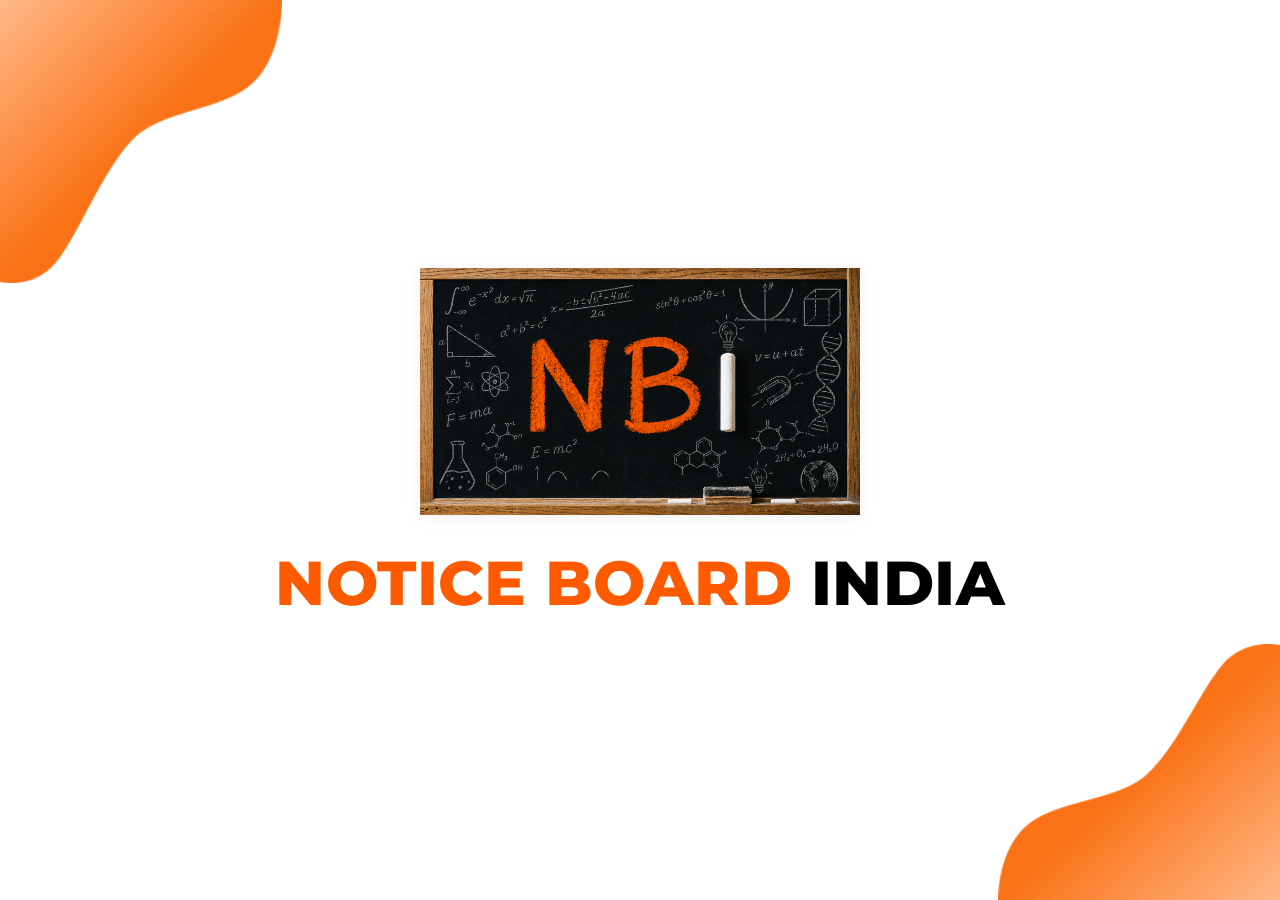
<file: source_nbi/index.html>
<!DOCTYPE html>
<html lang="en">
<head>
  <meta charset="UTF-8">
  <meta name="viewport" content="width=device-width, initial-scale=1.0">
  <title>NBI – Notice Board India</title>
  <meta name="description" content="Notice Board India - Educational Notice Board Application">

  <!-- Style Sheets -->
  <link rel="stylesheet" href="css/variables.css">
  <link rel="stylesheet" href="css/global.css">
  <link rel="stylesheet" href="css/components.css">
  <link rel="stylesheet" href="css/responsive.css">
</head>
<body>

  <!-- Splash Screen Container -->
  <main class="splash-container" id="splash-screen">
    
    <!-- Top-Left Organic Orange Shape -->
    <img src="assets/images/Splash-1.png" alt="" class="bg-shape top-left" aria-hidden="true">

    <!-- Bottom-Right Organic Orange Shape -->
    <img src="assets/images/Splash-2.png" alt="" class="bg-shape bottom-right" aria-hidden="true">

    <!-- Center Content -->
    <div class="splash-content">
      
      <!-- Central Blackboard Logo -->
      <div class="splash-logo-wrapper">
        <img src="assets/logos/Logo.png" alt="NBI Notice Board" class="splash-logo">
      </div>

      <!-- NBI Typography Branding -->
      <h1 class="splash-title">
        <span class="text-orange">NOTICE BOARD</span> <span class="text-black">INDIA</span>
      </h1>

    </div>

  </main>

  <!-- JavaScript -->
  <script src="js/components.js"></script>
  <script src="js/app.js"></script>
</body>
</html>
</file>
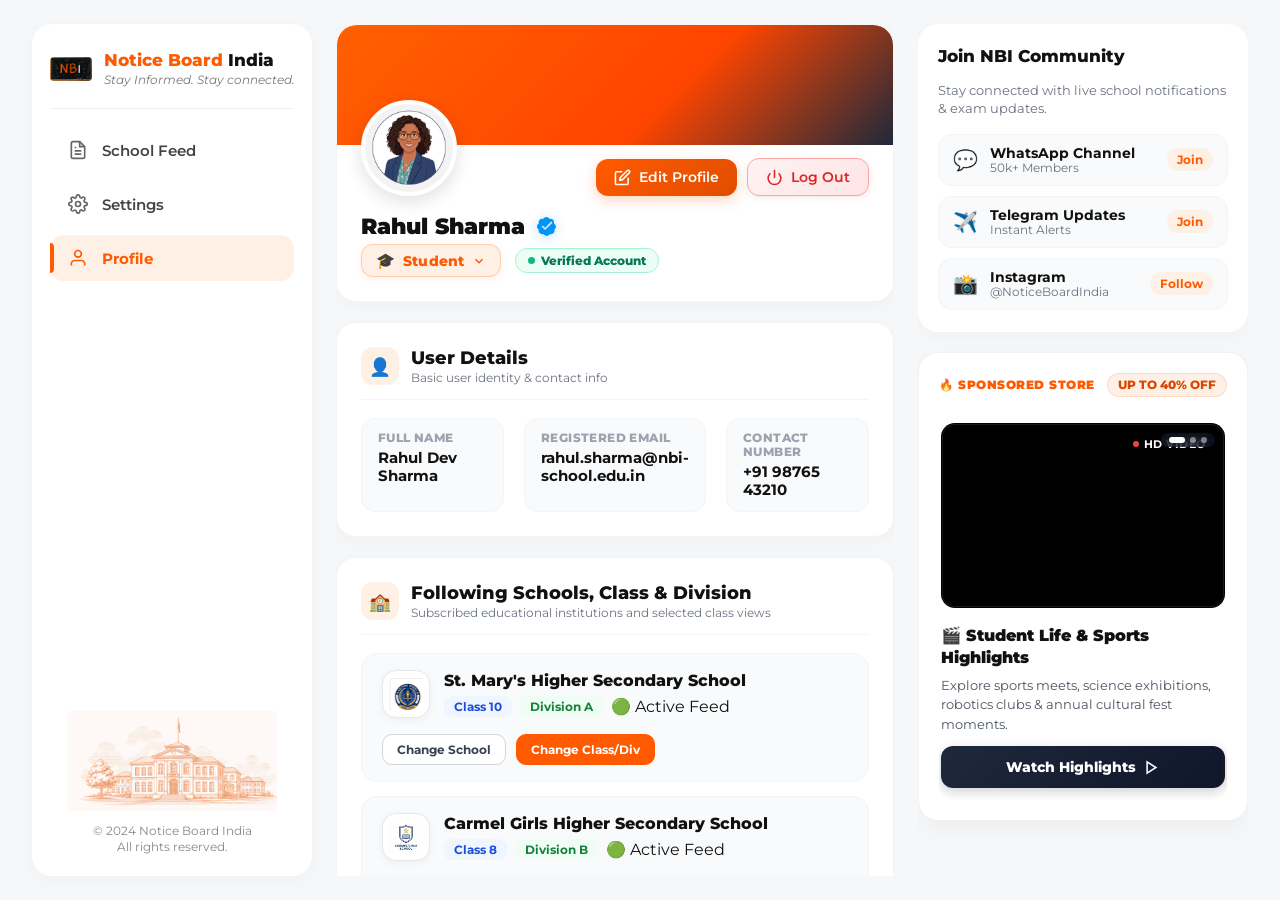
<file: source_nbi/pages/profile.html>
<!DOCTYPE html>
<html lang="en">

<head>
  <meta charset="UTF-8">
  <meta name="viewport" content="width=device-width, initial-scale=1.0">
  <title>Student Profile – Notice Board India</title>
  <meta name="description"
    content="View student profile details, academic attendance, digital ID card, and saved homework assignments on Notice Board India.">

  <!-- Fonts -->
  <link rel="preconnect" href="https://fonts.googleapis.com">
  <link rel="preconnect" href="https://fonts.gstatic.com" crossorigin>
  <link
    href="https://fonts.googleapis.com/css2?family=Montserrat:wght@500;600;700;800;900&family=Inter:wght@400;500;600;700&display=swap"
    rel="stylesheet">

  <!-- Stylesheets -->
  <link rel="stylesheet" href="../css/variables.css">
  <link rel="stylesheet" href="../css/global.css">
  <link rel="stylesheet" href="../css/components.css">
  <link rel="stylesheet" href="../css/profile.css">
  <link rel="stylesheet" href="../css/responsive.css">
</head>

<body class="feed-page-body">

  <!-- App Main Layout Wrapper -->
  <div class="feed-app-container">

    <!-- LEFT SIDEBAR NAVIGATION -->
    <aside class="feed-sidebar">
      <div class="sidebar-inner">

        <!-- Top Branding Header -->
        <div class="sidebar-brand-box">
          <div class="brand-logo-frame">
            <img src="../assets/logos/Logo.png" alt="NBI Logo" class="nbi-brand-logo">
          </div>
          <div class="brand-text-block">
            <h1 class="brand-name">
              <span class="text-orange">Notice Board</span> <span class="text-black">India</span>
            </h1>
            <p class="brand-tagline">Stay Informed. Stay connected.</p>
          </div>
        </div>

        <!-- Navigation Menu -->
        <nav class="sidebar-nav">
          <a href="school-feed.html" class="nav-item">
            <svg class="nav-icon" viewBox="0 0 24 24" fill="none" stroke="currentColor" stroke-width="2">
              <path d="M14 2H6a2 2 0 0 0-2 2v16a2 2 0 0 0 2 2h12a2 2 0 0 0 2-2V8z"></path>
              <polyline points="14 2 14 8 20 8"></polyline>
              <line x1="16" y1="13" x2="8" y2="13"></line>
              <line x1="16" y1="17" x2="8" y2="17"></line>
              <polyline points="10 9 9 9 8 9"></polyline>
            </svg>
            <span class="nav-text">School Feed</span>
          </a>


          <a href="settings.html" class="nav-item">
            <svg class="nav-icon" viewBox="0 0 24 24" fill="none" stroke="currentColor" stroke-width="2">
              <circle cx="12" cy="12" r="3"></circle>
              <path
                d="M19.4 15a1.65 1.65 0 0 0 .33 1.82l.06.06a2 2 0 0 1 0 2.83 2 2 0 0 1-2.83 0l-.06-.06a1.65 1.65 0 0 0-1.82-.33 1.65 1.65 0 0 0-1 1.51V21a2 2 0 0 1-2 2 2 2 0 0 1-2-2v-.09A1.65 1.65 0 0 0 9 19.4a1.65 1.65 0 0 0-1.82.33l-.06.06a2 2 0 0 1-2.83 0 2 2 0 0 1 0-2.83l.06-.06a1.65 1.65 0 0 0 .33-1.82 1.65 1.65 0 0 0-1.51-1H3a2 2 0 0 1-2-2 2 2 0 0 1 2-2h.09A1.65 1.65 0 0 0 4.6 9a1.65 1.65 0 0 0-.33-1.82l-.06-.06a2 2 0 0 1 0-2.83 2 2 0 0 1 2.83 0l.06.06a1.65 1.65 0 0 0 1.82.33H9a1.65 1.65 0 0 0 1-1.51V3a2 2 0 0 1 2-2 2 2 0 0 1 2 2v.09a1.65 1.65 0 0 0 1 1.51 1.65 1.65 0 0 0 1.82-.33l.06-.06a2 2 0 0 1 2.83 0 2 2 0 0 1 0 2.83l-.06.06a1.65 1.65 0 0 0-.33 1.82V9a1.65 1.65 0 0 0 1.51 1H21a2 2 0 0 1 2 2 2 2 0 0 1-2 2h-.09a1.65 1.65 0 0 0-1.51 1z">
              </path>
            </svg>
            <span class="nav-text">Settings</span>
          </a>

          <a href="profile.html" class="nav-item active">
            <div class="active-indicator"></div>
            <svg class="nav-icon" viewBox="0 0 24 24" fill="none" stroke="currentColor" stroke-width="2">
              <path d="M20 21v-2a4 4 0 0 0-4-4H8a4 4 0 0 0-4 4v2"></path>
              <circle cx="12" cy="7" r="4"></circle>
            </svg>
            <span class="nav-text">Profile</span>
          </a>
        </nav>

        <!-- Bottom Building Line Sketch Illustration & Footer -->
        <div class="sidebar-bottom-illustration-box">
          <img src="../assets/images/building-sketch.png" alt="School Building Illustration"
            class="sidebar-building-sketch">
          <p class="sidebar-copyright">
            &copy; 2024 Notice Board India<br>
            All rights reserved.
          </p>
        </div>

      </div>
    </aside>

    <!-- CENTER MAIN CONTENT COLUMN -->
    <main class="feed-main-content">

      <!-- Profile Container -->
      <div class="profile-container">

        <!-- Hero Card -->
        <section class="profile-hero-card">
          <div class="profile-cover-banner"></div>
          <div class="profile-avatar-wrapper">
            <div class="profile-avatar-frame">
              <img src="../assets/images/teacher-avatar.jpg" alt="Rahul Sharma Avatar" class="profile-avatar-img">
            </div>
            <div class="profile-hero-actions">
              <button type="button" class="btn-profile-edit" id="btnOpenEditModal">
                <svg class="btn-icon btn-edit-icon" viewBox="0 0 24 24" fill="none" stroke="currentColor" stroke-width="2.2" stroke-linecap="round" stroke-linejoin="round">
                  <path d="M11 4H4a2 2 0 0 0-2 2v14a2 2 0 0 0 2 2h14a2 2 0 0 0 2-2v-7"></path>
                  <path d="M18.5 2.5a2.121 2.121 0 0 1 3 3L12 15l-4 1 1-4 9.5-9.5z"></path>
                </svg>
                <span>Edit Profile</span>
              </button>
              <button type="button" class="btn-profile-logout" id="btnLogoutUser">
                <svg class="btn-icon btn-logout-icon" viewBox="0 0 24 24" fill="none" stroke="currentColor" stroke-width="2.2" stroke-linecap="round" stroke-linejoin="round">
                  <path d="M18.36 6.64a9 9 0 1 1-12.73 0"></path>
                  <line x1="12" y1="2" x2="12" y2="12"></line>
                </svg>
                <span>Log Out</span>
              </button>
            </div>
          </div>
          <div class="profile-meta-info">
            <h2 class="profile-user-name">
              <span id="profileHeaderNameText">Rahul Sharma</span>
              <span class="verified-badge-icon" id="verifiedBadgeIcon" title="Verified Account (OTP Authenticated)">
                <svg viewBox="0 0 24 24" width="20" height="20" fill="#0095F6">
                  <path d="M22.5 12.5c0-1.58-.875-2.95-2.148-3.6.154-.435.238-.905.238-1.4 0-2.38-1.93-4.31-4.31-4.31-.495 0-.965.084-1.4.238C14.23 2.145 12.86 1.27 11.28 1.27c-1.58 0-2.95.875-3.6 2.148-.435-.154-.905-.238-1.4-.238-2.38 0-4.31 1.93-4.31 4.31 0 .495.084.965.238 1.4C.875 9.55 0 10.92 0 12.5c0 1.58.875 2.95 2.148 3.6-.154.435-.238.905-.238 1.4 0 2.38 1.93 4.31 4.31 4.31.495 0 .965-.084 1.4-.238 1.27 1.273 2.64 2.148 4.22 2.148 1.58 0 2.95-.875 3.6-2.148.435.154.905.238 1.4.238 2.38 0 4.31-1.93 4.31-4.31 0-.495-.084-.965-.238-1.4 1.273-1.27 2.148-2.64 2.148-4.22zm-12.8 4.4l-4.2-4.2 1.4-1.4 2.8 2.8 7.4-7.4 1.4 1.4-8.8 8.8z"/>
                </svg>
              </span>
            </h2>
            <div class="profile-subtext">
              <!-- Select2 Style Custom Role Dropdown UI -->
              <div class="custom-role-dropdown" id="customRoleDropdown">
                <button type="button" class="role-dropdown-btn" id="roleDropdownBtn" aria-haspopup="listbox" aria-expanded="false">
                  <span class="role-icon" id="selectedRoleIcon">🎓</span>
                  <span class="role-text" id="selectedRoleText">Student</span>
                  <svg class="role-chevron" viewBox="0 0 24 24" width="14" height="14" fill="none" stroke="currentColor" stroke-width="2.5">
                    <polyline points="6 9 12 15 18 9"></polyline>
                  </svg>
                </button>
                <ul class="role-dropdown-menu" id="roleDropdownMenu" role="listbox">
                  <li class="role-dropdown-item active" data-value="Student" role="option" aria-selected="true">
                    <span class="item-icon">🎓</span>
                    <span class="item-text">Student</span>
                    <svg class="item-check" viewBox="0 0 24 24" width="16" height="16" fill="none" stroke="currentColor" stroke-width="2.5">
                      <polyline points="20 6 9 17 4 12"></polyline>
                    </svg>
                  </li>
                  <li class="role-dropdown-item" data-value="Parent" role="option" aria-selected="false">
                    <span class="item-icon">👨‍👩‍👧</span>
                    <span class="item-text">Parent</span>
                    <svg class="item-check" viewBox="0 0 24 24" width="16" height="16" fill="none" stroke="currentColor" stroke-width="2.5">
                      <polyline points="20 6 9 17 4 12"></polyline>
                    </svg>
                  </li>
                </ul>
              </div>

              <!-- Verified Account Status Pill Tag -->
              <span class="verified-status-pill" id="verifiedStatusPill" title="Verified Account (OTP Authenticated)">
                <span class="pulse-green-dot"></span> Verified Account
              </span>
            </div>
          </div>
        </section>

        <!-- SECTION: Essential Profile Details -->
        <section class="profile-section-card">
          <div class="profile-section-header">
            <div class="profile-section-icon">👤</div>
            <div>
              <h3 class="profile-section-title">User Details</h3>
              <p class="profile-section-subtitle">Basic user identity &amp; contact info</p>
            </div>
          </div>
          <div class="info-fields-grid">
            <div class="info-field-item">
              <span class="field-label">Full Name</span>
              <span class="field-value" id="profileFullName">Rahul Dev Sharma</span>
            </div>
            <div class="info-field-item">
              <span class="field-label">Registered Email</span>
              <span class="field-value" id="profileEmail">rahul.sharma@nbi-school.edu.in</span>
            </div>
            <div class="info-field-item">
              <span class="field-label">Contact Number</span>
              <span class="field-value" id="profilePhone">+91 98765 43210</span>
            </div>
          </div>
        </section>

        <!-- SECTION: Following Schools, Class & Division -->
        <section class="profile-section-card">
          <div class="profile-section-header">
            <div class="profile-section-icon">🏫</div>
            <div>
              <h3 class="profile-section-title">Following Schools, Class &amp; Division</h3>
              <p class="profile-section-subtitle">Subscribed educational institutions and selected class views</p>
            </div>
          </div>
          <div class="following-schools-list" id="followingSchoolsList">
            <!-- School 1 Card Item -->
            <div class="following-school-card">
              <div class="school-card-left">
                <div class="school-icon-frame">
                  <img src="../assets/images/salford-crest.png" alt="St. Mary's School Logo" class="school-card-logo">
                </div>
                <div class="school-details-text">
                  <h4 class="school-card-title" id="followingSchoolNameCard1">St. Mary's Higher Secondary School</h4>
                  <div class="school-tags-row">
                    <span class="meta-tag class-tag" id="followingClassTag1">Class 10</span>
                    <span class="meta-tag div-tag" id="followingDivTag1">Division A</span>
                    <span class="badge-status-active">🟢 Active Feed</span>
                  </div>
                </div>
              </div>
              <div class="school-card-actions">
                <a href="select-institution.html" class="btn-manage-school">Change School</a>
                <a href="select-class-division.html" class="btn-manage-class">Change Class/Div</a>
              </div>
            </div>

            <!-- School 2 Card Item -->
            <div class="following-school-card">
              <div class="school-card-left">
                <div class="school-icon-frame">
                  <img src="../assets/images/carmel-crest.png" alt="Carmel Girls School Logo" class="school-card-logo">
                </div>
                <div class="school-details-text">
                  <h4 class="school-card-title" id="followingSchoolNameCard2">Carmel Girls Higher Secondary School</h4>
                  <div class="school-tags-row">
                    <span class="meta-tag class-tag" id="followingClassTag2">Class 8</span>
                    <span class="meta-tag div-tag" id="followingDivTag2">Division B</span>
                    <span class="badge-status-active">🟢 Active Feed</span>
                  </div>
                </div>
              </div>
              <div class="school-card-actions">
                <a href="select-institution.html" class="btn-manage-school">Change School</a>
                <a href="select-class-division.html" class="btn-manage-class">Change Class/Div</a>
              </div>
            </div>
          </div>
        </section>




      </div>

    </main>

    <!-- RIGHT SIDEBAR WIDGETS -->
    <aside class="feed-right-sidebar">

      <!-- 5. SOCIAL MEDIA & OFFICIAL COMMUNITY CHANNELS -->
      <div class="widget-card social-community-card">
        <div class="widget-header">
          <h3 class="widget-title">Join NBI Community</h3>
        </div>
        <p class="social-subtext">Stay connected with live school notifications &amp; exam updates.</p>

        <div class="social-links-grid">
          <a href="#" class="social-pill-btn whatsapp">
            <span class="social-icon-box">💬</span>
            <div class="social-info">
              <span class="social-name">WhatsApp Channel</span>
              <span class="social-badge">50k+ Members</span>
            </div>
            <span class="social-action">Join</span>
          </a>

          <a href="#" class="social-pill-btn telegram">
            <span class="social-icon-box">✈️</span>
            <div class="social-info">
              <span class="social-name">Telegram Updates</span>
              <span class="social-badge">Instant Alerts</span>
            </div>
            <span class="social-action">Join</span>
          </a>

          <a href="#" class="social-pill-btn instagram">
            <span class="social-icon-box">📸</span>
            <div class="social-info">
              <span class="social-name">Instagram</span>
              <span class="social-badge">@NoticeBoardIndia</span>
            </div>
            <span class="social-action">Follow</span>
          </a>
        </div>
      </div>

      <!-- SPONSORED STORE AD AUTO SLIDESHOW -->
      <div class="widget-card store-ad-card ad-slideshow-widget" id="adSlideshowWidget">
        <!-- Top Badge Header -->
        <div class="ad-top-badge">
          <span class="ad-tag">🔥 SPONSORED STORE</span>
          <span class="ad-discount" id="adDiscountBadge">UP TO 40% OFF</span>
        </div>

        <!-- Carousel Viewport & Track -->
        <div class="ad-slideshow-viewport">
          <!-- Glassmorphic Floating Slide Dots -->
          <div class="ad-slideshow-dots-overlay" id="adSlideshowDots">
            <span class="dot active" data-slide="0" aria-label="Slide 1"></span>
            <span class="dot" data-slide="1" aria-label="Slide 2"></span>
            <span class="dot" data-slide="2" aria-label="Slide 3"></span>
          </div>

          <div class="ad-slideshow-track" id="adSlideshowTrack">
            
            <!-- SLIDE 1 (1st View): Featured Video Ad 2 (vid2.mp4) -->
            <div class="ad-slide active" data-slide-index="0">
              <div class="ad-banner-frame video-frame">
                <video id="adSlideVideo2" class="ad-banner-video" autoplay loop muted playsinline>
                  <source src="../assets/video/vid2.mp4" type="video/mp4">
                  Your browser does not support HTML5 video.
                </video>
                <div class="video-overlay-badge">
                  <span class="video-pulse-dot"></span> HD VIDEO
                </div>
              </div>
              <div class="ad-content-box">
                <h4 class="ad-title">🎬 Student Life &amp; Sports Highlights</h4>
                <p class="ad-description">Explore sports meets, science exhibitions, robotics clubs &amp; annual cultural fest moments.</p>
                <a href="#" class="btn-ad-action btn-ad-video">
                  <span>Watch Highlights</span>
                  <svg class="ad-btn-arrow" viewBox="0 0 24 24" fill="none" stroke="currentColor" stroke-width="2.5">
                    <polygon points="5 3 19 12 5 21 5 3"></polygon>
                  </svg>
                </a>
              </div>
            </div>

            <!-- SLIDE 2 (2nd View): Books Image Ad -->
            <div class="ad-slide" data-slide-index="1">
              <div class="ad-banner-frame">
                <img src="../assets/images/school_books_ad.jpg" alt="School Textbooks &amp; Exam Guides" class="ad-banner-img">
              </div>
              <div class="ad-content-box">
                <h4 class="ad-title">📚 School Textbooks &amp; Exam Guides</h4>
                <p class="ad-description">Order CBSE, ICSE &amp; State Board textbooks, lab manuals &amp; sample papers delivered to your doorstep.</p>
                <a href="#" class="btn-ad-action">
                  <span>Shop Books Now</span>
                  <svg class="ad-btn-arrow" viewBox="0 0 24 24" fill="none" stroke="currentColor" stroke-width="2.5">
                    <line x1="5" y1="12" x2="19" y2="12"></line>
                    <polyline points="12 5 19 12 12 19"></polyline>
                  </svg>
                </a>
              </div>
            </div>

            <!-- SLIDE 3 (3rd View): Featured Video Ad 1 (vid.mp4) -->
            <div class="ad-slide" data-slide-index="2">
              <div class="ad-banner-frame video-frame">
                <video id="adSlideVideo1" class="ad-banner-video" loop muted playsinline>
                  <source src="../assets/video/vid.mp4" type="video/mp4">
                  Your browser does not support HTML5 video.
                </video>
                <div class="video-overlay-badge">
                  <span class="video-pulse-dot"></span> HD VIDEO
                </div>
              </div>
              <div class="ad-content-box">
                <h4 class="ad-title">🎥 Smart Learning &amp; Campus Tour</h4>
                <p class="ad-description">Discover interactive digital learning tools, lab resources &amp; smart classrooms in action.</p>
                <a href="#" class="btn-ad-action btn-ad-video">
                  <span>Watch Campus Tour</span>
                  <svg class="ad-btn-arrow" viewBox="0 0 24 24" fill="none" stroke="currentColor" stroke-width="2.5">
                    <polygon points="5 3 19 12 5 21 5 3"></polygon>
                  </svg>
                </a>
              </div>
            </div>

          </div>
        </div>

        <!-- Navigation Arrows -->
        <button type="button" class="ad-slide-arrow prev" id="adSlidePrev" aria-label="Previous Slide">‹</button>
        <button type="button" class="ad-slide-arrow next" id="adSlideNext" aria-label="Next Slide">›</button>
      </div>

    </aside>

  </div>

  <!-- Mobile Bottom Tab Navigation -->
  <nav class="mobile-bottom-nav">
    <a href="school-feed.html" class="mobile-nav-item">
      <svg class="mobile-nav-icon" viewBox="0 0 24 24" fill="none" stroke="currentColor" stroke-width="2">
        <path d="M14 2H6a2 2 0 0 0-2 2v16a2 2 0 0 0 2 2h12a2 2 0 0 0 2-2V8z"></path>
        <polyline points="14 2 14 8 20 8"></polyline>
      </svg>
      <span>Feed</span>
    </a>
    <a href="settings.html" class="mobile-nav-item">
      <svg class="mobile-nav-icon" viewBox="0 0 24 24" fill="none" stroke="currentColor" stroke-width="2">
        <circle cx="12" cy="12" r="3"></circle>
        <path
          d="M19.4 15a1.65 1.65 0 0 0 .33 1.82l.06.06a2 2 0 0 1 0 2.83 2 2 0 0 1-2.83 0l-.06-.06a1.65 1.65 0 0 0-1.82-.33 1.65 1.65 0 0 0-1 1.51V21a2 2 0 0 1-2 2 2 2 0 0 1-2-2v-.09A1.65 1.65 0 0 0 9 19.4a1.65 1.65 0 0 0-1.82.33l-.06.06a2 2 0 0 1-2.83 0 2 2 0 0 1 0-2.83l.06-.06a1.65 1.65 0 0 0 .33-1.82 1.65 1.65 0 0 0-1.51-1H3a2 2 0 0 1-2-2 2 2 0 0 1 2-2h.09A1.65 1.65 0 0 0 4.6 9a1.65 1.65 0 0 0-.33-1.82l-.06-.06a2 2 0 0 1 0-2.83 2 2 0 0 1 2.83 0l.06.06a1.65 1.65 0 0 0 1.82.33H9a1.65 1.65 0 0 0 1-1.51V3a2 2 0 0 1 2-2 2 2 0 0 1 2 2v.09a1.65 1.65 0 0 0 1 1.51 1.65 1.65 0 0 0 1.82-.33l.06-.06a2 2 0 0 1 2.83 0 2 2 0 0 1 0 2.83l-.06.06a1.65 1.65 0 0 0-.33 1.82V9a1.65 1.65 0 0 0 1.51 1H21a2 2 0 0 1 2 2 2 2 0 0 1-2 2h-.09a1.65 1.65 0 0 0-1.51 1z">
        </path>
      </svg>
      <span>Settings</span>
    </a>
    <a href="profile.html" class="mobile-nav-item active">
      <svg class="mobile-nav-icon" viewBox="0 0 24 24" fill="none" stroke="currentColor" stroke-width="2">
        <path d="M20 21v-2a4 4 0 0 0-4-4H8a4 4 0 0 0-4 4v2"></path>
        <circle cx="12" cy="7" r="4"></circle>
      </svg>
      <span>Profile</span>
    </a>
  </nav>

  <!-- Edit Profile Modal Overlay -->
  <div class="edit-profile-modal-overlay" id="editProfileModal">
    <div class="edit-profile-modal-card">
      <div class="edit-modal-header">
        <div class="edit-modal-title-group">
          <span class="edit-modal-icon">✏️</span>
          <div>
            <h3 class="edit-modal-title">Edit Profile Information</h3>
            <p class="edit-modal-subtitle">Update your personal account details</p>
          </div>
        </div>
        <button type="button" class="btn-close-modal" id="btnCloseEditModal" aria-label="Close edit modal">✕</button>
      </div>

      <form id="editProfileForm" class="edit-modal-form">
        <div class="modal-form-group">
          <label for="editFullName" class="modal-form-label">Full Name *</label>
          <input type="text" id="editFullName" class="modal-form-input" placeholder="Rahul Sharma" required>
        </div>

        <div class="modal-form-group">
          <label for="editEmail" class="modal-form-label">Registered Email *</label>
          <input type="email" id="editEmail" class="modal-form-input" placeholder="email@gmail.com" required>
        </div>

        <div class="modal-form-group">
          <label for="editPhone" class="modal-form-label">Contact / Phone Number *</label>
          <div class="modal-phone-wrapper">
            <span class="modal-country-prefix">🇮🇳 +91</span>
            <input type="tel" id="editPhone" class="modal-form-input" placeholder="8787878888" maxlength="10" required>
          </div>
        </div>

        <div class="edit-modal-actions">
          <button type="button" class="btn-cancel-modal" id="btnCancelEditModal">Cancel</button>
          <button type="submit" class="btn-save-modal" id="btnSaveEditModal">
            <svg class="btn-icon" viewBox="0 0 24 24" width="16" height="16" fill="none" stroke="currentColor" stroke-width="2.2" stroke-linecap="round" stroke-linejoin="round">
              <path d="M19 21H5a2 2 0 0 1-2-2V5a2 2 0 0 1 2-2h11l5 5v11a2 2 0 0 1-2 2z"></path>
              <polyline points="17 21 17 13 7 13 7 21"></polyline>
              <polyline points="7 3 7 8 15 8"></polyline>
            </svg>
            <span>Save Changes</span>
          </button>
        </div>
      </form>
    </div>
  </div>

  <!-- Toast Alert -->
  <div class="toast-alert" id="toastAlert">
    <span>✅ Profile updated successfully!</span>
  </div>

  <!-- JavaScript -->
  <script src="../js/components.js"></script>
  <script src="../js/profile.js"></script>
  <script src="../js/school-feed.js"></script>
</body>

</html>
</file>
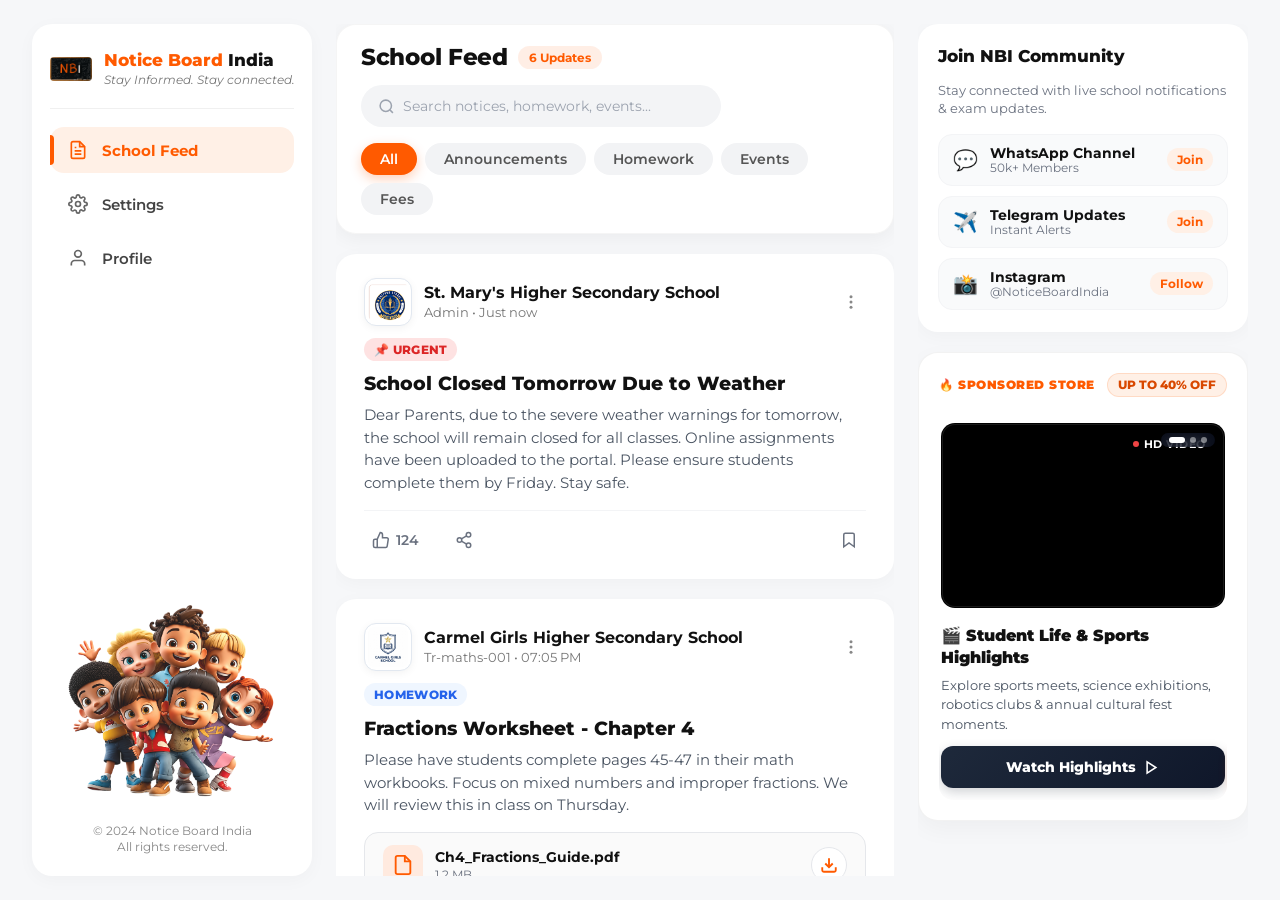
<file: source_nbi/pages/school-feed.html>
<!DOCTYPE html>
<html lang="en">

<head>
  <meta charset="UTF-8">
  <meta name="viewport" content="width=device-width, initial-scale=1.0">
  <title>School Feed – Notice Board India</title>
  <meta name="description"
    content="Stay informed and connected with official announcements, homework, events, and school notices on Notice Board India.">

  <!-- Fonts -->
  <link rel="preconnect" href="https://fonts.googleapis.com">
  <link rel="preconnect" href="https://fonts.gstatic.com" crossorigin>
  <link
    href="https://fonts.googleapis.com/css2?family=Montserrat:wght@500;600;700;800;900&family=Inter:wght@400;500;600;700&display=swap"
    rel="stylesheet">

  <!-- Stylesheets -->
  <link rel="stylesheet" href="../css/variables.css">
  <link rel="stylesheet" href="../css/global.css">
  <link rel="stylesheet" href="../css/components.css">
  <link rel="stylesheet" href="../css/school-feed.css">
  <link rel="stylesheet" href="../css/responsive.css">
</head>

<body class="feed-page-body">

  <!-- App Main Layout Wrapper (3 Columns: Left Sidebar, Main Feed, Right Sidebar) -->
  <div class="feed-app-container">

    <!-- LEFT SIDEBAR NAVIGATION -->
    <aside class="feed-sidebar">
      <div class="sidebar-inner">

        <!-- Top Branding Header -->
        <div class="sidebar-brand-box">
          <div class="brand-logo-frame">
            <img src="../assets/logos/Logo.png" alt="NBI Logo" class="nbi-brand-logo">
          </div>
          <div class="brand-text-block">
            <h1 class="brand-name">
              <span class="text-orange">Notice Board</span> <span class="text-black">India</span>
            </h1>
            <p class="brand-tagline">Stay Informed. Stay connected.</p>
          </div>
        </div>

        <!-- Navigation Menu -->
        <nav class="sidebar-nav">
          <a href="school-feed.html" class="nav-item active">
            <div class="active-indicator"></div>
            <svg class="nav-icon" viewBox="0 0 24 24" fill="none" stroke="currentColor" stroke-width="2">
              <path d="M14 2H6a2 2 0 0 0-2 2v16a2 2 0 0 0 2 2h12a2 2 0 0 0 2-2V8z"></path>
              <polyline points="14 2 14 8 20 8"></polyline>
              <line x1="16" y1="13" x2="8" y2="13"></line>
              <line x1="16" y1="17" x2="8" y2="17"></line>
              <polyline points="10 9 9 9 8 9"></polyline>
            </svg>
            <span class="nav-text">School Feed</span>
          </a>


          <a href="settings.html" class="nav-item">
            <svg class="nav-icon" viewBox="0 0 24 24" fill="none" stroke="currentColor" stroke-width="2">
              <circle cx="12" cy="12" r="3"></circle>
              <path
                d="M19.4 15a1.65 1.65 0 0 0 .33 1.82l.06.06a2 2 0 0 1 0 2.83 2 2 0 0 1-2.83 0l-.06-.06a1.65 1.65 0 0 0-1.82-.33 1.65 1.65 0 0 0-1 1.51V21a2 2 0 0 1-2 2 2 2 0 0 1-2-2v-.09A1.65 1.65 0 0 0 9 19.4a1.65 1.65 0 0 0-1.82.33l-.06.06a2 2 0 0 1-2.83 0 2 2 0 0 1 0-2.83l.06-.06a1.65 1.65 0 0 0 .33-1.82 1.65 1.65 0 0 0-1.51-1H3a2 2 0 0 1-2-2 2 2 0 0 1 2-2h.09A1.65 1.65 0 0 0 4.6 9a1.65 1.65 0 0 0-.33-1.82l-.06-.06a2 2 0 0 1 0-2.83 2 2 0 0 1 2.83 0l.06.06a1.65 1.65 0 0 0 1.82.33H9a1.65 1.65 0 0 0 1-1.51V3a2 2 0 0 1 2-2 2 2 0 0 1 2 2v.09a1.65 1.65 0 0 0 1 1.51 1.65 1.65 0 0 0 1.82-.33l.06-.06a2 2 0 0 1 2.83 0 2 2 0 0 1 0 2.83l-.06.06a1.65 1.65 0 0 0-.33 1.82V9a1.65 1.65 0 0 0 1.51 1H21a2 2 0 0 1 2 2 2 2 0 0 1-2 2h-.09a1.65 1.65 0 0 0-1.51 1z">
              </path>
            </svg>
            <span class="nav-text">Settings</span>
          </a>

          <a href="profile.html" class="nav-item">
            <svg class="nav-icon" viewBox="0 0 24 24" fill="none" stroke="currentColor" stroke-width="2">
              <path d="M20 21v-2a4 4 0 0 0-4-4H8a4 4 0 0 0-4 4v2"></path>
              <circle cx="12" cy="7" r="4"></circle>
            </svg>
            <span class="nav-text">Profile</span>
          </a>
        </nav>

        <!-- Bottom Building Line Sketch Illustration & Footer -->
        <div class="sidebar-bottom-illustration-box">
          <img src="../assets/images/imgz.png" alt="School Building Illustration" class="sidebar-building-sketch">
          <p class="sidebar-copyright">
            &copy; 2024 Notice Board India<br>
            All rights reserved.
          </p>
        </div>

      </div>
    </aside>

    <!-- CENTER MAIN FEED COLUMN -->
    <main class="feed-main-content">

      <!-- Top Header Card: Title, Search Aligned Left & Filters Aligned Right -->
      <section class="feed-header-card">
        <!-- Top Row: Title & Updates Count -->
        <div class="feed-header-top-row">
          <div class="feed-title-wrapper">
            <h2 class="feed-title">School Feed</h2>
            <span class="feed-count-badge" id="feedCountBadge">6 Updates</span>
          </div>
        </div>

        <!-- Controls Row: Search Input (Left) & Category Filters (Right) -->
        <div class="feed-header-controls-row">
          <!-- Search Input Box Aligned Left -->
          <div class="header-search-box">
            <svg class="header-search-icon" viewBox="0 0 24 24" fill="none" stroke="currentColor" stroke-width="2.2">
              <circle cx="11" cy="11" r="8"></circle>
              <line x1="21" y1="21" x2="16.65" y2="16.65"></line>
            </svg>
            <input type="text" class="header-search-input" id="headerSearchInput"
              placeholder="Search notices, homework, events...">
            <button type="button" class="search-clear-btn" id="searchClearBtn" aria-label="Clear search"
              style="display: none;">
              <svg viewBox="0 0 24 24" width="12" height="12" fill="none" stroke="currentColor" stroke-width="2.5">
                <line x1="18" y1="6" x2="6" y2="18"></line>
                <line x1="6" y1="6" x2="18" y2="18"></line>
              </svg>
            </button>
          </div>

          <!-- Category Filter Chips Aligned Right -->
          <div class="category-filters-row">
            <button type="button" class="filter-chip active" data-filter="all">All</button>
            <button type="button" class="filter-chip" data-filter="announcements">Announcements</button>
            <button type="button" class="filter-chip" data-filter="homework">Homework</button>
            <button type="button" class="filter-chip" data-filter="events">Events</button>
            <button type="button" class="filter-chip" data-filter="fees">Fees</button>
          </div>
        </div>
      </section>

      <!-- Feed Posts Stream Container -->
      <div class="posts-stream" id="postsStream">

        <!-- POST 1: URGENT WEATHER ANNOUNCEMENT -->
        <article class="post-card" data-category="announcements">
          <!-- Post Author Header -->
          <div class="post-header-row">
            <div class="post-author-info">
              <div class="school-logo-frame">
                <img src="../assets/images/salford-crest.png" alt="St. Mary's School Logo" class="school-logo-img" id="post1SchoolLogo">
              </div>
              <div class="author-details">
                <div class="school-name-wrapper">
                  <h3 class="school-name" id="post1SchoolName">St. Mary's Higher Secondary School</h3>
                </div>
                <span class="post-meta">Admin &bull; Just now</span>
              </div>
            </div>

            <div class="post-header-actions">
              <button type="button" class="btn-more-options" aria-label="More options">
                <svg viewBox="0 0 24 24" width="18" height="18" fill="currentColor">
                  <circle cx="12" cy="5" r="2"></circle>
                  <circle cx="12" cy="12" r="2"></circle>
                  <circle cx="12" cy="19" r="2"></circle>
                </svg>
              </button>
              <div class="post-options-dropdown">
                <button type="button" class="dropdown-item btn-pin-post">
                  <span class="dropdown-icon">📌</span>
                  <span class="dropdown-text">Pin to Top of Feed</span>
                </button>
                <div class="dropdown-divider"></div>
                <button type="button" class="dropdown-item btn-copy-link">
                  <span class="dropdown-icon">🔗</span>
                  <span class="dropdown-text">Copy Notice Link</span>
                </button>
              </div>
            </div>
          </div>

          <!-- Category Badge: URGENT -->
          <div class="badge-wrapper">
            <span class="badge badge-urgent">📌 URGENT</span>
          </div>

          <!-- Post Content -->
          <div class="post-content">
            <h3 class="post-title">School Closed Tomorrow Due to Weather</h3>
            <p class="post-text">
              Dear Parents, due to the severe weather warnings for tomorrow, the school will remain closed for all
              classes. Online assignments have been uploaded to the portal. Please ensure students complete them by
              Friday. Stay safe.
            </p>
          </div>

          <!-- Post Footer Action Bar -->
          <div class="post-footer">
            <div class="footer-actions-left">
              <button type="button" class="action-btn btn-like">
                <svg class="action-icon" viewBox="0 0 24 24" fill="none" stroke="currentColor" stroke-width="2">
                  <path
                    d="M14 9V5a3 3 0 0 0-3-3l-4 9v11h11.28a2 2 0 0 0 2-1.7l1.38-9a2 2 0 0 0-2-2.3zM7 22H4a2 2 0 0 1-2-2v-7a2 2 0 0 1 2-2h3">
                  </path>
                </svg>
                <span class="action-count">124</span>
              </button>

              <button type="button" class="action-btn btn-share" aria-label="Share post">
                <svg class="action-icon" viewBox="0 0 24 24" fill="none" stroke="currentColor" stroke-width="2">
                  <circle cx="18" cy="5" r="3"></circle>
                  <circle cx="6" cy="12" r="3"></circle>
                  <circle cx="18" cy="19" r="3"></circle>
                  <line x1="8.59" y1="13.51" x2="15.42" y2="17.49"></line>
                  <line x1="15.41" y1="6.51" x2="8.59" y2="10.49"></line>
                </svg>
              </button>
            </div>

            <div class="footer-actions-right">
              <button type="button" class="action-btn btn-bookmark" aria-label="Bookmark post">
                <svg class="action-icon" viewBox="0 0 24 24" fill="none" stroke="currentColor" stroke-width="2">
                  <path d="M19 21l-7-5-7 5V5a2 2 0 0 1 2-2h10a2 2 0 0 1 2 2z"></path>
                </svg>
              </button>
            </div>
          </div>
        </article>

        <!-- POST 2: HOMEWORK ASSIGNMENT WITH PDF ATTACHMENT -->
        <article class="post-card" data-category="homework">
          <!-- Post Author Header -->
          <div class="post-header-row">
            <div class="post-author-info">
              <div class="school-logo-frame">
                <img src="../assets/images/carmel-crest.png" alt="Carmel Girls School Logo" class="school-logo-img" id="post2SchoolLogo">
              </div>
              <div class="author-details">
                <div class="school-name-wrapper">
                  <h3 class="school-name" id="post2SchoolName">Carmel Girls Higher Secondary School</h3>
                </div>
                <span class="post-meta">Tr-maths-001 &bull; 07:05 PM</span>
              </div>
            </div>

            <div class="post-header-actions">
              <button type="button" class="btn-more-options" aria-label="More options">
                <svg viewBox="0 0 24 24" width="18" height="18" fill="currentColor">
                  <circle cx="12" cy="5" r="2"></circle>
                  <circle cx="12" cy="12" r="2"></circle>
                  <circle cx="12" cy="19" r="2"></circle>
                </svg>
              </button>
              <div class="post-options-dropdown">
                <button type="button" class="dropdown-item btn-pin-post">
                  <span class="dropdown-icon">📌</span>
                  <span class="dropdown-text">Pin to Top of Feed</span>
                </button>
                <button type="button" class="dropdown-item btn-copy-link">
                  <span class="dropdown-icon">🔗</span>
                  <span class="dropdown-text">Copy Notice Link</span>
                </button>
                <button type="button" class="dropdown-item btn-mute-school">
                  <span class="dropdown-icon">🔕</span>
                  <span class="dropdown-text">Mute School Alerts</span>
                </button>
                <div class="dropdown-divider"></div>
                <button type="button" class="dropdown-item btn-report-post text-danger">
                  <span class="dropdown-icon">🚩</span>
                  <span class="dropdown-text">Report Announcement</span>
                </button>
              </div>
            </div>
          </div>

          <!-- Category Badge: HOMEWORK -->
          <div class="badge-wrapper">
            <span class="badge badge-homework">HOMEWORK</span>
          </div>

          <!-- Post Content -->
          <div class="post-content">
            <h3 class="post-title">Fractions Worksheet - Chapter 4</h3>
            <p class="post-text">
              Please have students complete pages 45-47 in their math workbooks. Focus on mixed numbers and improper
              fractions. We will review this in class on Thursday.
            </p>

            <!-- PDF Attachment Container -->
            <div class="file-attachment-card">
              <div class="attachment-left">
                <div class="pdf-icon-box">
                  <svg viewBox="0 0 24 24" class="pdf-svg" fill="none" stroke="currentColor" stroke-width="2">
                    <path d="M14 2H6a2 2 0 0 0-2 2v16a2 2 0 0 0 2 2h12a2 2 0 0 0 2-2V8z"></path>
                    <polyline points="14 2 14 8 20 8"></polyline>
                  </svg>
                </div>
                <div class="file-details">
                  <span class="file-name">Ch4_Fractions_Guide.pdf</span>
                  <span class="file-size">1.2 MB</span>
                </div>
              </div>

              <a href="#" class="btn-download-attachment" aria-label="Download attachment">
                <svg class="download-icon" viewBox="0 0 24 24" fill="none" stroke="currentColor" stroke-width="2.5">
                  <path d="M21 15v4a2 2 0 0 1-2 2H5a2 2 0 0 1-2-2v-4"></path>
                  <polyline points="7 10 12 15 17 10"></polyline>
                  <line x1="12" y1="15" x2="12" y2="3"></line>
                </svg>
              </a>
            </div>
          </div>

          <!-- Post Footer Action Bar -->
          <div class="post-footer">
            <div class="footer-actions-left">
              <button type="button" class="action-btn btn-like">
                <svg class="action-icon" viewBox="0 0 24 24" fill="none" stroke="currentColor" stroke-width="2">
                  <path
                    d="M14 9V5a3 3 0 0 0-3-3l-4 9v11h11.28a2 2 0 0 0 2-1.7l1.38-9a2 2 0 0 0-2-2.3zM7 22H4a2 2 0 0 1-2-2v-7a2 2 0 0 1 2-2h3">
                  </path>
                </svg>
                <span class="action-count">124</span>
              </button>

              <button type="button" class="action-btn btn-share" aria-label="Share post">
                <svg class="action-icon" viewBox="0 0 24 24" fill="none" stroke="currentColor" stroke-width="2">
                  <circle cx="18" cy="5" r="3"></circle>
                  <circle cx="6" cy="12" r="3"></circle>
                  <circle cx="18" cy="19" r="3"></circle>
                  <line x1="8.59" y1="13.51" x2="15.42" y2="17.49"></line>
                  <line x1="15.41" y1="6.51" x2="8.59" y2="10.49"></line>
                </svg>
              </button>
            </div>

            <div class="footer-actions-right">
              <button type="button" class="action-btn btn-bookmark" aria-label="Bookmark post">
                <svg class="action-icon" viewBox="0 0 24 24" fill="none" stroke="currentColor" stroke-width="2">
                  <path d="M19 21l-7-5-7 5V5a2 2 0 0 1 2-2h10a2 2 0 0 1 2 2z"></path>
                </svg>
              </button>
            </div>
          </div>
        </article>

        <!-- POST 3: ANNUAL SPORTS DAY EVENT -->
        <article class="post-card" data-category="events">
          <div class="post-header-row">
            <div class="post-author-info">
              <div class="school-logo-frame">
                <img src="../assets/images/joseph-crest.png" alt="St. Joseph's School Logo" class="school-logo-img">
              </div>
              <div class="author-details">
                <div class="school-name-wrapper">
                  <h3 class="school-name">St. Joseph's Higher Secondary School</h3>
                </div>
                <span class="post-meta">Sports-Dept &bull; Yesterday</span>
              </div>
            </div>

            <div class="post-header-actions">
              <button type="button" class="btn-more-options" aria-label="More options">
                <svg viewBox="0 0 24 24" width="18" height="18" fill="currentColor">
                  <circle cx="12" cy="5" r="2"></circle>
                  <circle cx="12" cy="12" r="2"></circle>
                  <circle cx="12" cy="19" r="2"></circle>
                </svg>
              </button>
              <div class="post-options-dropdown">
                <button type="button" class="dropdown-item btn-pin-post">
                  <span class="dropdown-icon">📌</span>
                  <span class="dropdown-text">Pin to Top of Feed</span>
                </button>
                <button type="button" class="dropdown-item btn-copy-link">
                  <span class="dropdown-icon">🔗</span>
                  <span class="dropdown-text">Copy Notice Link</span>
                </button>
                <button type="button" class="dropdown-item btn-mute-school">
                  <span class="dropdown-icon">🔕</span>
                  <span class="dropdown-text">Mute School Alerts</span>
                </button>
                <div class="dropdown-divider"></div>
                <button type="button" class="dropdown-item btn-report-post text-danger">
                  <span class="dropdown-icon">🚩</span>
                  <span class="dropdown-text">Report Announcement</span>
                </button>
              </div>
            </div>
          </div>

          <div class="badge-wrapper">
            <span class="badge badge-events">🏆 EVENTS</span>
          </div>

          <div class="post-content">
            <h3 class="post-title">Annual Sports Day 2026 Registration Open</h3>
            <p class="post-text">
              We are excited to announce our Annual Sports Meet scheduled for September 25th. Registration for track
              events, basketball, relay, and chess is now open for classes 5 to 12. Students can submit their entries to
              house captains by Friday.
            </p>
          </div>

          <div class="post-footer">
            <div class="footer-actions-left">
              <button type="button" class="action-btn btn-like">
                <svg class="action-icon" viewBox="0 0 24 24" fill="none" stroke="currentColor" stroke-width="2">
                  <path
                    d="M14 9V5a3 3 0 0 0-3-3l-4 9v11h11.28a2 2 0 0 0 2-1.7l1.38-9a2 2 0 0 0-2-2.3zM7 22H4a2 2 0 0 1-2-2v-7a2 2 0 0 1 2-2h3">
                  </path>
                </svg>
                <span class="action-count">98</span>
              </button>

              <button type="button" class="action-btn btn-share" aria-label="Share post">
                <svg class="action-icon" viewBox="0 0 24 24" fill="none" stroke="currentColor" stroke-width="2">
                  <circle cx="18" cy="5" r="3"></circle>
                  <circle cx="6" cy="12" r="3"></circle>
                  <circle cx="18" cy="19" r="3"></circle>
                  <line x1="8.59" y1="13.51" x2="15.42" y2="17.49"></line>
                  <line x1="15.41" y1="6.51" x2="8.59" y2="10.49"></line>
                </svg>
              </button>
            </div>

            <div class="footer-actions-right">
              <button type="button" class="action-btn btn-bookmark" aria-label="Bookmark post">
                <svg class="action-icon" viewBox="0 0 24 24" fill="none" stroke="currentColor" stroke-width="2">
                  <path d="M19 21l-7-5-7 5V5a2 2 0 0 1 2-2h10a2 2 0 0 1 2 2z"></path>
                </svg>
              </button>
            </div>
          </div>
        </article>

        <!-- POST 4: TERM 2 FEES REMINDER -->
        <article class="post-card" data-category="fees">
          <div class="post-header-row">
            <div class="post-author-info">
              <div class="school-logo-frame">
                <img src="../assets/images/loyola-crest.png" alt="Loyola School Logo" class="school-logo-img">
              </div>
              <div class="author-details">
                <div class="school-name-wrapper">
                  <h3 class="school-name">Loyola School Thiruvananthapuram</h3>
                </div>
                <span class="post-meta">Accounts &bull; 2 days ago</span>
              </div>
            </div>

            <div class="post-header-actions">
              <button type="button" class="btn-more-options" aria-label="More options">
                <svg viewBox="0 0 24 24" width="18" height="18" fill="currentColor">
                  <circle cx="12" cy="5" r="2"></circle>
                  <circle cx="12" cy="12" r="2"></circle>
                  <circle cx="12" cy="19" r="2"></circle>
                </svg>
              </button>
              <div class="post-options-dropdown">
                <button type="button" class="dropdown-item btn-pin-post">
                  <span class="dropdown-icon">📌</span>
                  <span class="dropdown-text">Pin to Top of Feed</span>
                </button>
                <button type="button" class="dropdown-item btn-copy-link">
                  <span class="dropdown-icon">🔗</span>
                  <span class="dropdown-text">Copy Notice Link</span>
                </button>
                <button type="button" class="dropdown-item btn-mute-school">
                  <span class="dropdown-icon">🔕</span>
                  <span class="dropdown-text">Mute School Alerts</span>
                </button>
                <div class="dropdown-divider"></div>
                <button type="button" class="dropdown-item btn-report-post text-danger">
                  <span class="dropdown-icon">🚩</span>
                  <span class="dropdown-text">Report Announcement</span>
                </button>
              </div>
            </div>
          </div>

          <div class="badge-wrapper">
            <span class="badge badge-fees">💳 FEES</span>
          </div>

          <div class="post-content">
            <h3 class="post-title">Term 2 Fee Payment Due Date Reminder</h3>
            <p class="post-text">
              Dear Parents, this is a reminder that the Term 2 tuition and transportation fee payment deadline is
              September 15th. You can make payments online via the NBI Parent Portal or directly at the school accounts
              counter.
            </p>

            <div class="file-attachment-card">
              <div class="attachment-left">
                <div class="pdf-icon-box">
                  <svg viewBox="0 0 24 24" class="pdf-svg" fill="none" stroke="currentColor" stroke-width="2">
                    <path d="M14 2H6a2 2 0 0 0-2 2v16a2 2 0 0 0 2 2h12a2 2 0 0 0 2-2V8z"></path>
                    <polyline points="14 2 14 8 20 8"></polyline>
                  </svg>
                </div>
                <div class="file-details">
                  <span class="file-name">Term2_Fee_Structure_2026.pdf</span>
                  <span class="file-size">850 KB</span>
                </div>
              </div>

              <a href="#" class="btn-download-attachment" aria-label="Download attachment">
                <svg class="download-icon" viewBox="0 0 24 24" fill="none" stroke="currentColor" stroke-width="2.5">
                  <path d="M21 15v4a2 2 0 0 1-2 2H5a2 2 0 0 1-2-2v-4"></path>
                  <polyline points="7 10 12 15 17 10"></polyline>
                  <line x1="12" y1="15" x2="12" y2="3"></line>
                </svg>
              </a>
            </div>
          </div>

          <div class="post-footer">
            <div class="footer-actions-left">
              <button type="button" class="action-btn btn-like">
                <svg class="action-icon" viewBox="0 0 24 24" fill="none" stroke="currentColor" stroke-width="2">
                  <path
                    d="M14 9V5a3 3 0 0 0-3-3l-4 9v11h11.28a2 2 0 0 0 2-1.7l1.38-9a2 2 0 0 0-2-2.3zM7 22H4a2 2 0 0 1-2-2v-7a2 2 0 0 1 2-2h3">
                  </path>
                </svg>
                <span class="action-count">156</span>
              </button>

              <button type="button" class="action-btn btn-share" aria-label="Share post">
                <svg class="action-icon" viewBox="0 0 24 24" fill="none" stroke="currentColor" stroke-width="2">
                  <circle cx="18" cy="5" r="3"></circle>
                  <circle cx="6" cy="12" r="3"></circle>
                  <circle cx="18" cy="19" r="3"></circle>
                  <line x1="8.59" y1="13.51" x2="15.42" y2="17.49"></line>
                  <line x1="15.41" y1="6.51" x2="8.59" y2="10.49"></line>
                </svg>
              </button>
            </div>

            <div class="footer-actions-right">
              <button type="button" class="action-btn btn-bookmark" aria-label="Bookmark post">
                <svg class="action-icon" viewBox="0 0 24 24" fill="none" stroke="currentColor" stroke-width="2">
                  <path d="M19 21l-7-5-7 5V5a2 2 0 0 1 2-2h10a2 2 0 0 1 2 2z"></path>
                </svg>
              </button>
            </div>
          </div>
        </article>

        <!-- POST 5: PTM SCHEDULE -->
        <article class="post-card" data-category="announcements">
          <div class="post-header-row">
            <div class="post-author-info">
              <div class="school-logo-frame">
                <img src="../assets/images/salford-crest.png" alt="St. Mary's School Logo" class="school-logo-img">
              </div>
              <div class="author-details">
                <div class="school-name-wrapper">
                  <h3 class="school-name">St. Mary's Higher Secondary School</h3>
                </div>
                <span class="post-meta">Vice-Principal &bull; 3 days ago</span>
              </div>
            </div>

            <div class="post-header-actions">
              <button type="button" class="btn-more-options" aria-label="More options">
                <svg viewBox="0 0 24 24" width="18" height="18" fill="currentColor">
                  <circle cx="12" cy="5" r="2"></circle>
                  <circle cx="12" cy="12" r="2"></circle>
                  <circle cx="12" cy="19" r="2"></circle>
                </svg>
              </button>
              <div class="post-options-dropdown">
                <button type="button" class="dropdown-item btn-pin-post">
                  <span class="dropdown-icon">📌</span>
                  <span class="dropdown-text">Pin to Top of Feed</span>
                </button>
                <button type="button" class="dropdown-item btn-copy-link">
                  <span class="dropdown-icon">🔗</span>
                  <span class="dropdown-text">Copy Notice Link</span>
                </button>
                <button type="button" class="dropdown-item btn-mute-school">
                  <span class="dropdown-icon">🔕</span>
                  <span class="dropdown-text">Mute School Alerts</span>
                </button>
                <div class="dropdown-divider"></div>
                <button type="button" class="dropdown-item btn-report-post text-danger">
                  <span class="dropdown-icon">🚩</span>
                  <span class="dropdown-text">Report Announcement</span>
                </button>
              </div>
            </div>
          </div>

          <div class="badge-wrapper">
            <span class="badge badge-announcement">📢 ANNOUNCEMENT</span>
          </div>

          <div class="post-content">
            <h3 class="post-title">Parent-Teacher Meeting (PTM) Schedule - Mid Term</h3>
            <p class="post-text">
              Mid-term progress report PTM will be conducted on Saturday, September 12th from 9:00 AM to 1:00 PM.
              Parents are requested to adhere to the time slots shared with students via their class handbooks.
            </p>
          </div>

          <div class="post-footer">
            <div class="footer-actions-left">
              <button type="button" class="action-btn btn-like">
                <svg class="action-icon" viewBox="0 0 24 24" fill="none" stroke="currentColor" stroke-width="2">
                  <path
                    d="M14 9V5a3 3 0 0 0-3-3l-4 9v11h11.28a2 2 0 0 0 2-1.7l1.38-9a2 2 0 0 0-2-2.3zM7 22H4a2 2 0 0 1-2-2v-7a2 2 0 0 1 2-2h3">
                  </path>
                </svg>
                <span class="action-count">210</span>
              </button>

              <button type="button" class="action-btn btn-share" aria-label="Share post">
                <svg class="action-icon" viewBox="0 0 24 24" fill="none" stroke="currentColor" stroke-width="2">
                  <circle cx="18" cy="5" r="3"></circle>
                  <circle cx="6" cy="12" r="3"></circle>
                  <circle cx="18" cy="19" r="3"></circle>
                  <line x1="8.59" y1="13.51" x2="15.42" y2="17.49"></line>
                  <line x1="15.41" y1="6.51" x2="8.59" y2="10.49"></line>
                </svg>
              </button>
            </div>

            <div class="footer-actions-right">
              <button type="button" class="action-btn btn-bookmark" aria-label="Bookmark post">
                <svg class="action-icon" viewBox="0 0 24 24" fill="none" stroke="currentColor" stroke-width="2">
                  <path d="M19 21l-7-5-7 5V5a2 2 0 0 1 2-2h10a2 2 0 0 1 2 2z"></path>
                </svg>
              </button>
            </div>
          </div>
        </article>

        <!-- POST 6: SCIENCE FAIR PROJECT -->
        <article class="post-card" data-category="homework">
          <div class="post-header-row">
            <div class="post-author-info">
              <div class="school-logo-frame">
                <img src="../assets/images/carmel-crest.png" alt="Carmel Girls School Logo" class="school-logo-img">
              </div>
              <div class="author-details">
                <div class="school-name-wrapper">
                  <h3 class="school-name">Carmel Girls Higher Secondary School</h3>
                </div>
                <span class="post-meta">Tr-science-004 &bull; 4 days ago</span>
              </div>
            </div>

            <div class="post-header-actions">
              <button type="button" class="btn-more-options" aria-label="More options">
                <svg viewBox="0 0 24 24" width="18" height="18" fill="currentColor">
                  <circle cx="12" cy="5" r="2"></circle>
                  <circle cx="12" cy="12" r="2"></circle>
                  <circle cx="12" cy="19" r="2"></circle>
                </svg>
              </button>
              <div class="post-options-dropdown">
                <button type="button" class="dropdown-item btn-pin-post">
                  <span class="dropdown-icon">📌</span>
                  <span class="dropdown-text">Pin to Top of Feed</span>
                </button>
                <button type="button" class="dropdown-item btn-copy-link">
                  <span class="dropdown-icon">🔗</span>
                  <span class="dropdown-text">Copy Notice Link</span>
                </button>
                <button type="button" class="dropdown-item btn-mute-school">
                  <span class="dropdown-icon">🔕</span>
                  <span class="dropdown-text">Mute School Alerts</span>
                </button>
                <div class="dropdown-divider"></div>
                <button type="button" class="dropdown-item btn-report-post text-danger">
                  <span class="dropdown-icon">🚩</span>
                  <span class="dropdown-text">Report Announcement</span>
                </button>
              </div>
            </div>
          </div>

          <div class="badge-wrapper">
            <span class="badge badge-homework">HOMEWORK</span>
          </div>

          <div class="post-content">
            <h3 class="post-title">Science Fair Project Proposal Submission</h3>
            <p class="post-text">
              All 8th and 9th grade students are required to submit their Science Fair project proposal outlines by
              Monday. Please include hypothesis, list of materials, and safety guidelines.
            </p>

            <div class="file-attachment-card">
              <div class="attachment-left">
                <div class="pdf-icon-box">
                  <svg viewBox="0 0 24 24" class="pdf-svg" fill="none" stroke="currentColor" stroke-width="2">
                    <path d="M14 2H6a2 2 0 0 0-2 2v16a2 2 0 0 0 2 2h12a2 2 0 0 0 2-2V8z"></path>
                    <polyline points="14 2 14 8 20 8"></polyline>
                  </svg>
                </div>
                <div class="file-details">
                  <span class="file-name">Science_Fair_Project_Guidelines.pdf</span>
                  <span class="file-size">1.5 MB</span>
                </div>
              </div>

              <a href="#" class="btn-download-attachment" aria-label="Download attachment">
                <svg class="download-icon" viewBox="0 0 24 24" fill="none" stroke="currentColor" stroke-width="2.5">
                  <path d="M21 15v4a2 2 0 0 1-2 2H5a2 2 0 0 1-2-2v-4"></path>
                  <polyline points="7 10 12 15 17 10"></polyline>
                  <line x1="12" y1="15" x2="12" y2="3"></line>
                </svg>
              </a>
            </div>
          </div>

          <div class="post-footer">
            <div class="footer-actions-left">
              <button type="button" class="action-btn btn-like">
                <svg class="action-icon" viewBox="0 0 24 24" fill="none" stroke="currentColor" stroke-width="2">
                  <path
                    d="M14 9V5a3 3 0 0 0-3-3l-4 9v11h11.28a2 2 0 0 0 2-1.7l1.38-9a2 2 0 0 0-2-2.3zM7 22H4a2 2 0 0 1-2-2v-7a2 2 0 0 1 2-2h3">
                  </path>
                </svg>
                <span class="action-count">89</span>
              </button>

              <button type="button" class="action-btn btn-share" aria-label="Share post">
                <svg class="action-icon" viewBox="0 0 24 24" fill="none" stroke="currentColor" stroke-width="2">
                  <circle cx="18" cy="5" r="3"></circle>
                  <circle cx="6" cy="12" r="3"></circle>
                  <circle cx="18" cy="19" r="3"></circle>
                  <line x1="8.59" y1="13.51" x2="15.42" y2="17.49"></line>
                  <line x1="15.41" y1="6.51" x2="8.59" y2="10.49"></line>
                </svg>
              </button>
            </div>

            <div class="footer-actions-right">
              <button type="button" class="action-btn btn-bookmark" aria-label="Bookmark post">
                <svg class="action-icon" viewBox="0 0 24 24" fill="none" stroke="currentColor" stroke-width="2">
                  <path d="M19 21l-7-5-7 5V5a2 2 0 0 1 2-2h10a2 2 0 0 1 2 2z"></path>
                </svg>
              </button>
            </div>
          </div>
        </article>

      </div>

    </main>

    <!-- RIGHT SIDEBAR (COMMUNITY, ADS, SPONSORED STORES) -->
    <aside class="feed-right-sidebar">

      <!-- 5. SOCIAL MEDIA & OFFICIAL COMMUNITY CHANNELS -->
      <div class="widget-card social-community-card">
        <div class="widget-header">

          <h3 class="widget-title">Join NBI Community</h3>
        </div>
        <p class="social-subtext">Stay connected with live school notifications &amp; exam updates.</p>

        <div class="social-links-grid">
          <a href="#" class="social-pill-btn whatsapp">
            <span class="social-icon-box">💬</span>
            <div class="social-info">
              <span class="social-name">WhatsApp Channel</span>
              <span class="social-badge">50k+ Members</span>
            </div>
            <span class="social-action">Join</span>
          </a>

          <a href="#" class="social-pill-btn telegram">
            <span class="social-icon-box">✈️</span>
            <div class="social-info">
              <span class="social-name">Telegram Updates</span>
              <span class="social-badge">Instant Alerts</span>
            </div>
            <span class="social-action">Join</span>
          </a>

          <a href="#" class="social-pill-btn instagram">
            <span class="social-icon-box">📸</span>
            <div class="social-info">
              <span class="social-name">Instagram</span>
              <span class="social-badge">@NoticeBoardIndia</span>
            </div>
            <span class="social-action">Follow</span>
          </a>
        </div>
      </div>

      <!-- 3. SPONSORED STORE AD AUTO SLIDESHOW -->
      <div class="widget-card store-ad-card ad-slideshow-widget" id="adSlideshowWidget">
        <!-- Top Badge Header -->
        <div class="ad-top-badge">
          <span class="ad-tag">🔥 SPONSORED STORE</span>
          <span class="ad-discount" id="adDiscountBadge">UP TO 40% OFF</span>
        </div>

        <!-- Carousel Viewport & Track -->
        <div class="ad-slideshow-viewport">
          <!-- Glassmorphic Floating Slide Dots -->
          <div class="ad-slideshow-dots-overlay" id="adSlideshowDots">
            <span class="dot active" data-slide="0" aria-label="Slide 1"></span>
            <span class="dot" data-slide="1" aria-label="Slide 2"></span>
            <span class="dot" data-slide="2" aria-label="Slide 3"></span>
          </div>

          <div class="ad-slideshow-track" id="adSlideshowTrack">

            <!-- SLIDE 1 (1st View): Featured Video Ad 2 (vid2.mp4) -->
            <div class="ad-slide active" data-slide-index="0">
              <div class="ad-banner-frame video-frame">
                <video id="adSlideVideo2" class="ad-banner-video" autoplay loop muted playsinline>
                  <source src="../assets/video/vid2.mp4" type="video/mp4">
                  Your browser does not support HTML5 video.
                </video>
                <div class="video-overlay-badge">
                  <span class="video-pulse-dot"></span> HD VIDEO
                </div>
              </div>
              <div class="ad-content-box">
                <h4 class="ad-title">🎬 Student Life &amp; Sports Highlights</h4>
                <p class="ad-description">Explore sports meets, science exhibitions, robotics clubs &amp; annual cultural fest moments.</p>
                <a href="#" class="btn-ad-action btn-ad-video">
                  <span>Watch Highlights</span>
                  <svg class="ad-btn-arrow" viewBox="0 0 24 24" fill="none" stroke="currentColor" stroke-width="2.5">
                    <polygon points="5 3 19 12 5 21 5 3"></polygon>
                  </svg>
                </a>
              </div>
            </div>

            <!-- SLIDE 2 (2nd View): Books Image Ad -->
            <div class="ad-slide" data-slide-index="1">
              <div class="ad-banner-frame">
                <img src="../assets/images/school_books_ad.jpg" alt="School Textbooks &amp; Exam Guides"
                  class="ad-banner-img">
              </div>
              <div class="ad-content-box">
                <h4 class="ad-title">📚 School Textbooks &amp; Exam Guides</h4>
                <p class="ad-description">Order CBSE, ICSE &amp; State Board textbooks, lab manuals &amp; sample papers
                  delivered to your doorstep.</p>
                <a href="#" class="btn-ad-action">
                  <span>Shop Books Now</span>
                  <svg class="ad-btn-arrow" viewBox="0 0 24 24" fill="none" stroke="currentColor" stroke-width="2.5">
                    <line x1="5" y1="12" x2="19" y2="12"></line>
                    <polyline points="12 5 19 12 12 19"></polyline>
                  </svg>
                </a>
              </div>
            </div>

            <!-- SLIDE 3 (3rd View): Featured Video Ad 1 (vid.mp4) -->
            <div class="ad-slide" data-slide-index="2">
              <div class="ad-banner-frame video-frame">
                <video id="adSlideVideo1" class="ad-banner-video" loop muted playsinline>
                  <source src="../assets/video/vid.mp4" type="video/mp4">
                  Your browser does not support HTML5 video.
                </video>
                <div class="video-overlay-badge">
                  <span class="video-pulse-dot"></span> HD VIDEO
                </div>
              </div>
              <div class="ad-content-box">
                <h4 class="ad-title">🎥 Smart Learning &amp; Campus Tour</h4>
                <p class="ad-description">Discover interactive digital learning tools, lab resources &amp; smart
                  classrooms in action.</p>
                <a href="#" class="btn-ad-action btn-ad-video">
                  <span>Watch Campus Tour</span>
                  <svg class="ad-btn-arrow" viewBox="0 0 24 24" fill="none" stroke="currentColor" stroke-width="2.5">
                    <polygon points="5 3 19 12 5 21 5 3"></polygon>
                  </svg>
                </a>
              </div>
            </div>

          </div>
        </div>

        <!-- Navigation Arrows -->
        <button type="button" class="ad-slide-arrow prev" id="adSlidePrev" aria-label="Previous Slide">‹</button>
        <button type="button" class="ad-slide-arrow next" id="adSlideNext" aria-label="Next Slide">›</button>
      </div>





    </aside>

  </div>

  <!-- Mobile Bottom Tab Navigation -->
  <nav class="mobile-bottom-nav">
    <a href="school-feed.html" class="mobile-nav-item active">
      <svg class="mobile-nav-icon" viewBox="0 0 24 24" fill="none" stroke="currentColor" stroke-width="2">
        <path d="M14 2H6a2 2 0 0 0-2 2v16a2 2 0 0 0 2 2h12a2 2 0 0 0 2-2V8z"></path>
        <polyline points="14 2 14 8 20 8"></polyline>
      </svg>
      <span>Feed</span>
    </a>
    <a href="settings.html" class="mobile-nav-item">
      <svg class="mobile-nav-icon" viewBox="0 0 24 24" fill="none" stroke="currentColor" stroke-width="2">
        <circle cx="12" cy="12" r="3"></circle>
        <path
          d="M19.4 15a1.65 1.65 0 0 0 .33 1.82l.06.06a2 2 0 0 1 0 2.83 2 2 0 0 1-2.83 0l-.06-.06a1.65 1.65 0 0 0-1.82-.33 1.65 1.65 0 0 0-1 1.51V21a2 2 0 0 1-2 2 2 2 0 0 1-2-2v-.09A1.65 1.65 0 0 0 9 19.4a1.65 1.65 0 0 0-1.82.33l-.06.06a2 2 0 0 1-2.83 0 2 2 0 0 1 0-2.83l.06-.06a1.65 1.65 0 0 0 .33-1.82 1.65 1.65 0 0 0-1.51-1H3a2 2 0 0 1-2-2 2 2 0 0 1 2-2h.09A1.65 1.65 0 0 0 4.6 9a1.65 1.65 0 0 0-.33-1.82l-.06-.06a2 2 0 0 1 0-2.83 2 2 0 0 1 2.83 0l.06.06a1.65 1.65 0 0 0 1.82.33H9a1.65 1.65 0 0 0 1-1.51V3a2 2 0 0 1 2-2 2 2 0 0 1 2 2v.09a1.65 1.65 0 0 0 1 1.51 1.65 1.65 0 0 0 1.82-.33l.06-.06a2 2 0 0 1 2.83 0 2 2 0 0 1 0 2.83l-.06.06a1.65 1.65 0 0 0-.33 1.82V9a1.65 1.65 0 0 0 1.51 1H21a2 2 0 0 1 2 2 2 2 0 0 1-2 2h-.09a1.65 1.65 0 0 0-1.51 1z">
        </path>
      </svg>
      <span>Settings</span>
    </a>
    <a href="profile.html" class="mobile-nav-item">
      <svg class="mobile-nav-icon" viewBox="0 0 24 24" fill="none" stroke="currentColor" stroke-width="2">
        <path d="M20 21v-2a4 4 0 0 0-4-4H8a4 4 0 0 0-4 4v2"></path>
        <circle cx="12" cy="7" r="4"></circle>
      </svg>
      <span>Profile</span>
    </a>
  </nav>

  <!-- Feed Toast Alert Notification -->
  <div class="toast-alert" id="feedToastAlert">
    <span id="feedToastMsg">🔗 Post link copied to clipboard!</span>
  </div>

  <!-- JavaScript -->
  <script src="../js/components.js"></script>
  <script src="../js/school-feed.js"></script>
</body>

</html>
</file>
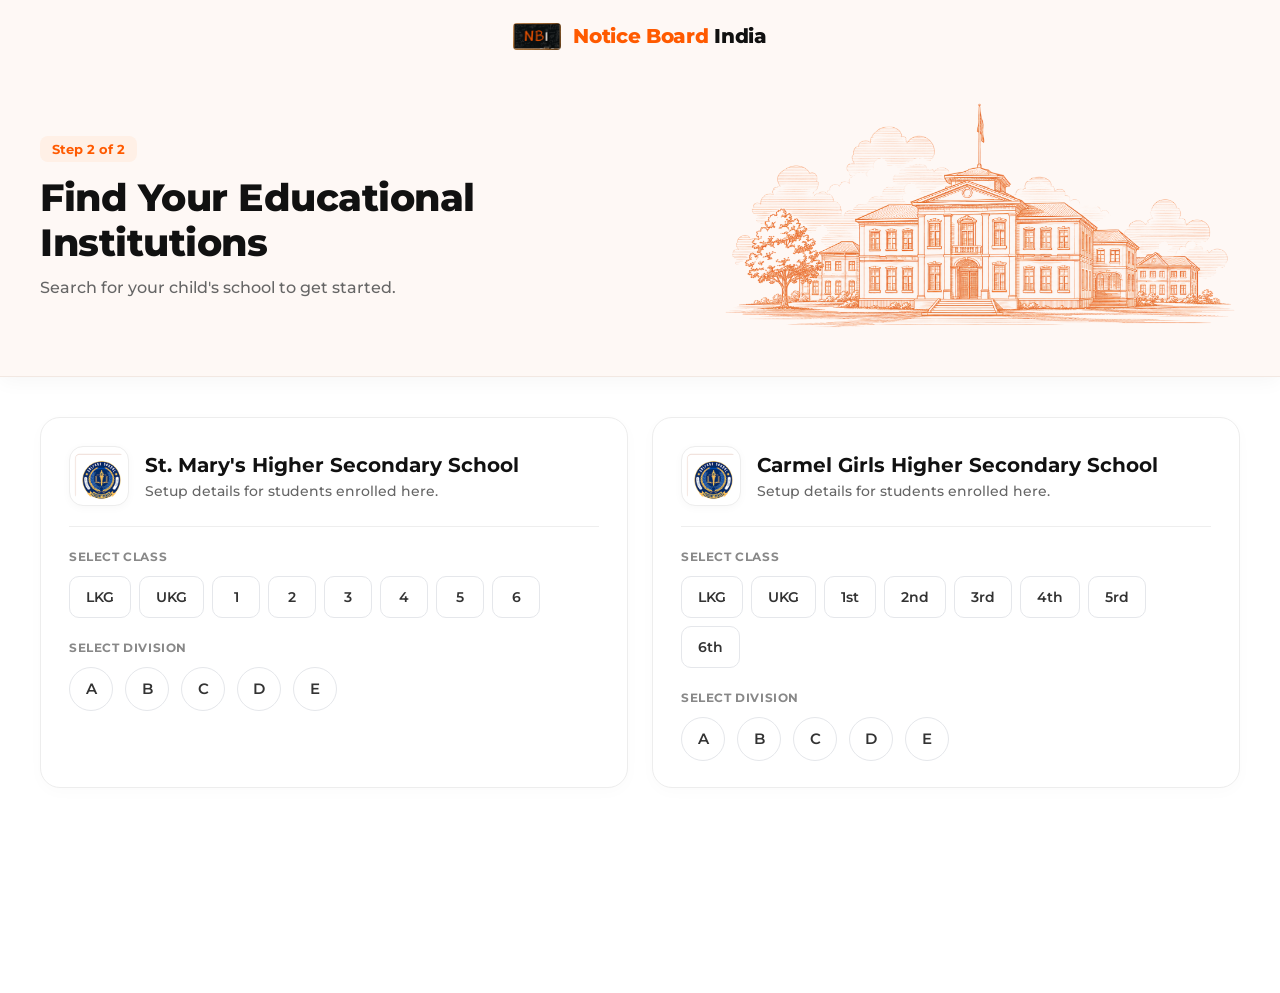
<file: source_nbi/pages/select-class-division.html>
<!DOCTYPE html>
<html lang="en">

<head>
  <meta charset="UTF-8">
  <meta name="viewport" content="width=device-width, initial-scale=1.0">
  <title>Select Class & Division – NBI (Notice Board India)</title>
  <meta name="description"
    content="Select class and division for your child's educational institution on Notice Board India.">

  <!-- Fonts -->
  <link rel="preconnect" href="https://fonts.googleapis.com">
  <link rel="preconnect" href="https://fonts.gstatic.com" crossorigin>
  <link
    href="https://fonts.googleapis.com/css2?family=Montserrat:wght@500;600;700;800;900&family=Inter:wght@400;500;600;700&display=swap"
    rel="stylesheet">

  <!-- Style Sheets -->
  <link rel="stylesheet" href="../css/variables.css">
  <link rel="stylesheet" href="../css/global.css">
  <link rel="stylesheet" href="../css/components.css">
  <link rel="stylesheet" href="../css/select-class-division.css">
  <link rel="stylesheet" href="../css/responsive.css">
</head>

<body class="class-division-select-page">

  <!-- TOP SECTION (Background: #FEF8F5) -->
  <div class="top-hero-wrapper">

    <!-- Top Navigation Header -->
    <header class="app-header">
      <div class="header-container">

        <!-- Centered Branding -->
        <div class="header-brand">
          <img src="../assets/logos/Logo.png" alt="NBI Logo" class="brand-logo">
          <span class="brand-title">
            <span class="text-orange">Notice Board</span> <span class="text-black">India</span>
          </span>
        </div>

      </div>
    </header>

    <!-- Hero Banner Section -->
    <section class="search-hero-section">
      <div class="hero-inner-container">

        <!-- Left Column: Step Tag, Heading & Subtitle -->
        <div class="search-hero-left">
          <span class="step-badge">Step 2 of 2</span>
          <h1 class="hero-heading">Find Your Educational Institutions</h1>
          <p class="hero-subtext">Search for your child's school to get started.</p>
        </div>

        <!-- Right Column: School Building Illustration -->
        <div class="search-hero-right">
          <img src="../assets/images/Loginimg-2.png" alt="Educational Institution Building Illustration"
            class="school-hero-illustration">
        </div>

      </div>
    </section>

  </div>

  <!-- BOTTOM SECTION (Background: #FFFFFF) -->
  <main class="bottom-cards-wrapper">
    <div class="cards-inner-container">

      <!-- Followed Schools Class & Division Selection Cards Grid -->
      <section class="cards-grid-section">

        <div class="institution-grid" id="classDivisionGrid">
          <!-- Dynamically populated from Step 1 followed institutions JS state -->
        </div>

      </section>

    </div>

    <!-- Sticky Bottom Action Bar / Next Button (Hidden initially until selection is made) -->
    <footer class="bottom-action-bar">
      <div class="bottom-action-container">
        <div class="selection-status-text" id="selectionStatus">
          Select class and division for your school to continue
        </div>
        <button type="button" class="btn-next-step" id="btnNextStep">
          <span>Next</span>
        </button>
      </div>
    </footer>

  </main>

  <!-- JavaScript Components & Logic -->
  <script src="../js/components.js"></script>
  <script src="../js/select-class-division.js"></script>
</body>

</html>
</file>
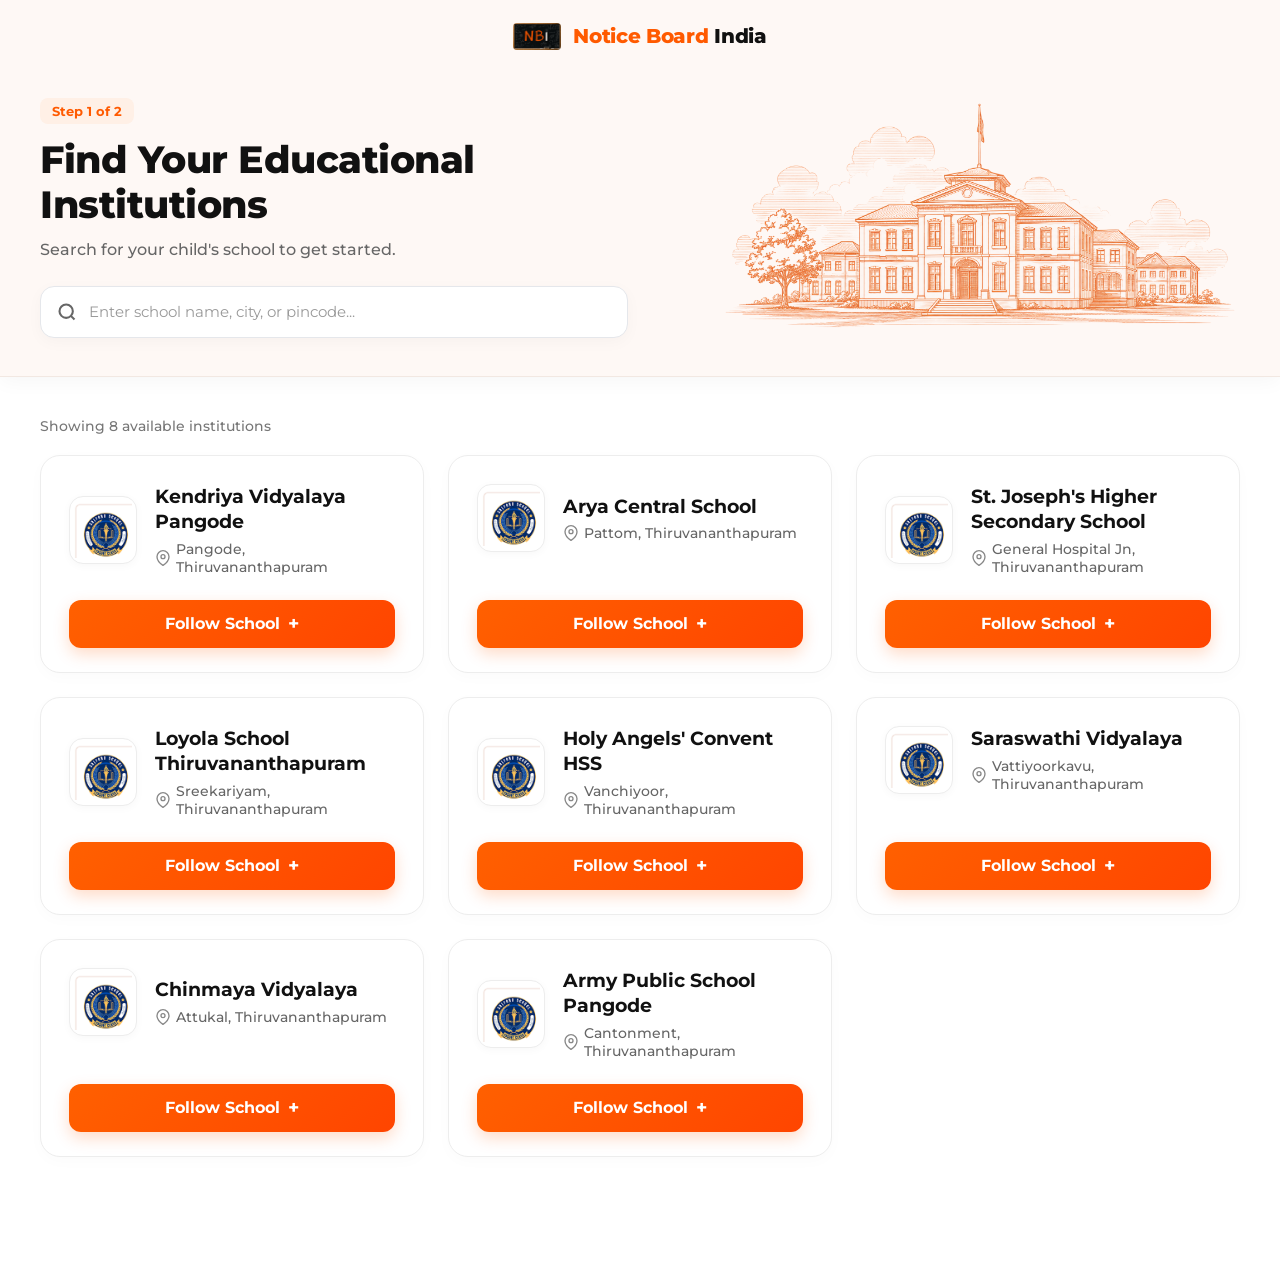
<file: source_nbi/pages/select-institution.html>
<!DOCTYPE html>
<html lang="en">

<head>
  <meta charset="UTF-8">
  <meta name="viewport" content="width=device-width, initial-scale=1.0">
  <title>Select Institution – NBI (Notice Board India)</title>
  <meta name="description" content="Find and follow your educational institution on Notice Board India.">

  <!-- Fonts -->
  <link rel="preconnect" href="https://fonts.googleapis.com">
  <link rel="preconnect" href="https://fonts.gstatic.com" crossorigin>
  <link
    href="https://fonts.googleapis.com/css2?family=Montserrat:wght@500;600;700;800;900&family=Inter:wght@400;500;600;700&display=swap"
    rel="stylesheet">

  <!-- Style Sheets -->
  <link rel="stylesheet" href="../css/variables.css">
  <link rel="stylesheet" href="../css/global.css">
  <link rel="stylesheet" href="../css/components.css">
  <link rel="stylesheet" href="../css/select-institution.css">
  <link rel="stylesheet" href="../css/responsive.css">
</head>

<body class="institution-select-page">

  <!-- TOP SECTION (Background: #FEF8F5) -->
  <div class="top-hero-wrapper">

    <!-- Top Navigation Header -->
    <header class="app-header">
      <div class="header-container">

        <!-- Centered Branding -->
        <div class="header-brand">
          <img src="../assets/logos/Logo.png" alt="NBI Logo" class="brand-logo">
          <span class="brand-title">
            <span class="text-orange">Notice Board</span> <span class="text-black">India</span>
          </span>
        </div>

      </div>
    </header>

    <!-- Hero / Search Banner Section -->
    <section class="search-hero-section">
      <div class="hero-inner-container">

        <!-- Left Column: Step Tag, Heading, Subtitle & Search Bar -->
        <div class="search-hero-left">
          <span class="step-badge">Step 1 of 2</span>
          <h1 class="hero-heading">Find Your Educational Institutions</h1>
          <p class="hero-subtext">Search for your child's school to get started.</p>

          <!-- Search Input Bar -->
          <div class="search-bar-wrapper">
            <svg class="search-icon" viewBox="0 0 24 24" fill="none" stroke="currentColor" stroke-width="2.5">
              <circle cx="11" cy="11" r="8"></circle>
              <line x1="21" y1="21" x2="16.65" y2="16.65"></line>
            </svg>
            <input type="text" id="institutionSearch" class="search-input"
              placeholder="Enter school name, city, or pincode..." aria-label="Search educational institution">
            <button type="button" class="search-clear-btn" id="btnClearSearch" aria-label="Clear search"
              style="display: none;">✕</button>
          </div>
        </div>

        <!-- Right Column: School Building Illustration -->
        <div class="search-hero-right">
          <img src="../assets/images/Loginimg-2.png" alt="Educational Institution Building Illustration"
            class="school-hero-illustration">
        </div>

      </div>
    </section>

  </div>

  <!-- BOTTOM SECTION (Background: #FFFFFF) -->
  <main class="bottom-cards-wrapper">
    <div class="cards-inner-container">

      <!-- Institution Cards Grid Section -->
      <section class="cards-grid-section">

        <!-- Live Search Status Counter -->
        <div class="search-results-meta" id="resultsMeta">
          Showing available institutions
        </div>

        <!-- Institution Cards Grid -->
        <div class="institution-grid" id="institutionGrid">
          <!-- Dynamically rendered via JS -->
        </div>

        <!-- Empty State Container (Hidden initially) -->
        <div class="empty-state" id="emptyState" style="display: none;">
          <div class="empty-icon">🔍</div>
          <h3>No Institutions Found</h3>
          <p>We couldn't find any school matching your search. Please check the spelling or search by city / pincode.
          </p>
        </div>

      </section>

    </div>

    <!-- Bottom Action Bar / Continue Button -->
    <footer class="bottom-action-bar">
      <div class="bottom-action-container">
        <div class="selection-status-text" id="selectionStatus">
          Select at least one institution to continue
        </div>
        <button type="button" class="btn-continue-institution" id="btnContinueInstitution" disabled>
          <span>Continue</span>
          <svg class="arrow-icon" viewBox="0 0 24 24" fill="none" stroke="currentColor" stroke-width="2.5">
            <line x1="5" y1="12" x2="19" y2="12"></line>
            <polyline points="12 5 19 12 12 19"></polyline>
          </svg>
        </button>
      </div>
    </footer>

  </main>

  <!-- JavaScript Components & Router -->
  <script src="../js/components.js"></script>
  <script src="../js/select-institution.js"></script>
</body>

</html>
</file>
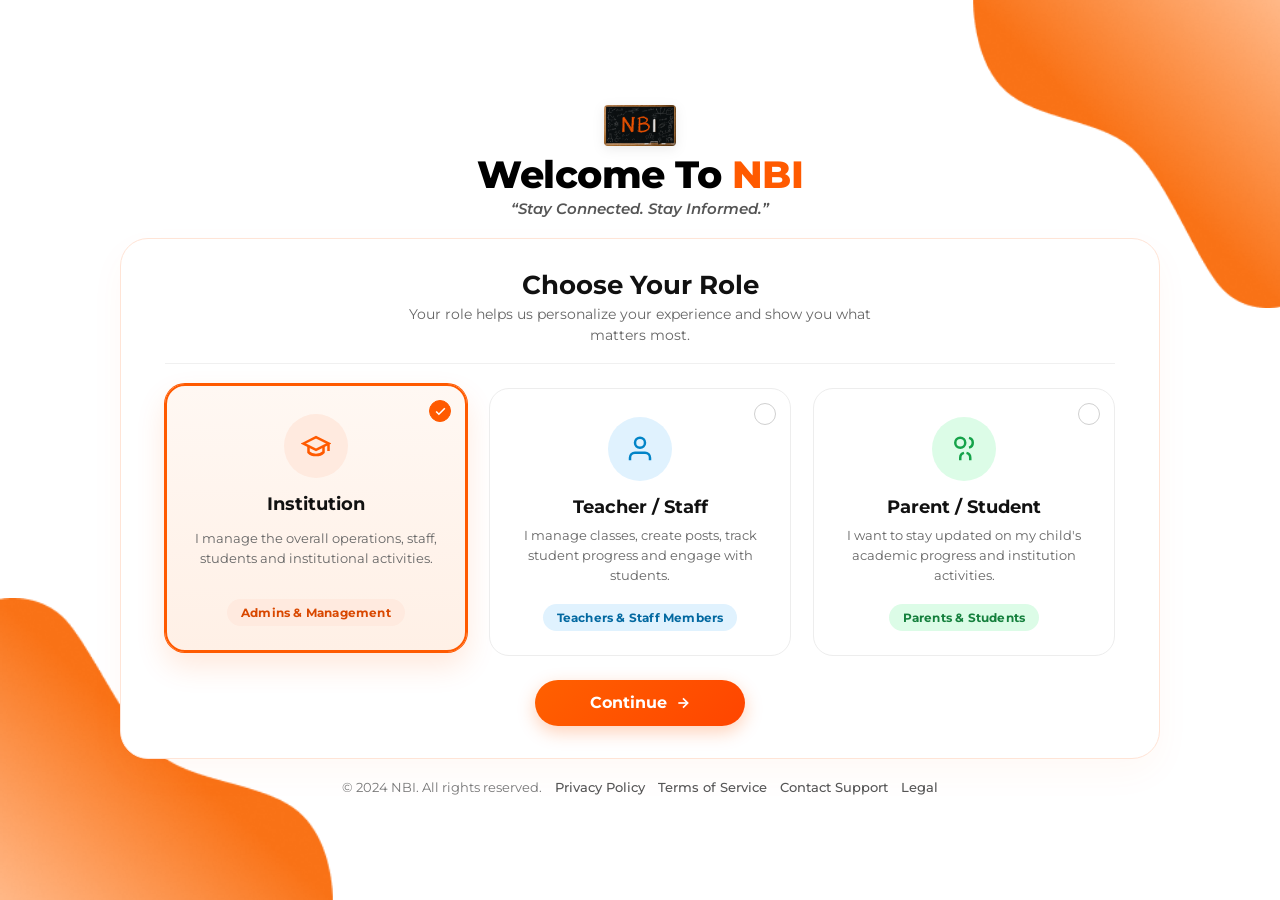
<file: source_nbi/pages/select-role.html>
<!DOCTYPE html>
<html lang="en">

<head>
  <meta charset="UTF-8">
  <meta name="viewport" content="width=device-width, initial-scale=1.0">
  <title>Choose Your Role – NBI (Notice Board India)</title>
  <meta name="description" content="Choose your role on Notice Board India - Institution, Teacher, or Parent/Student">

  <!-- Fonts -->
  <link rel="preconnect" href="https://fonts.googleapis.com">
  <link rel="preconnect" href="https://fonts.gstatic.com" crossorigin>
  <link href="https://fonts.googleapis.com/css2?family=Montserrat:wght@500;600;700;800;900&family=Inter:wght@400;500;600;700&display=swap" rel="stylesheet">

  <!-- Style Sheets -->
  <link rel="stylesheet" href="../css/variables.css">
  <link rel="stylesheet" href="../css/global.css">
  <link rel="stylesheet" href="../css/components.css">
  <link rel="stylesheet" href="../css/select-role.css">
  <link rel="stylesheet" href="../css/responsive.css">
</head>

<body class="role-select-page">

  <!-- Main Container -->
  <main class="role-container">

    <!-- Top-Right Organic Orange Background Shape -->
    <img src="../assets/images/Splash-1.png" alt="" class="bg-shape top-right" aria-hidden="true">

    <!-- Bottom-Left Organic Orange Background Shape -->
    <img src="../assets/images/Splash-2.png" alt="" class="bg-shape bottom-left" aria-hidden="true">

    <!-- Main Content Wrapper -->
    <div class="role-wrapper">

      <!-- Top Header Branding -->
      <header class="role-header">
        <div class="logo-wrapper">
          <img src="../assets/logos/Logo.png" alt="NBI Blackboard Logo" class="nbi-logo">
        </div>
        <h1 class="page-title">
          Welcome To <span class="text-orange">NBI</span>
        </h1>
        <p class="page-tagline">“Stay Connected. Stay Informed.”</p>
      </header>

      <!-- Main Selection Card Container -->
      <section class="role-card-container">

        <!-- Card Header -->
        <div class="card-header">
          <h2 class="card-title">Choose Your Role</h2>
          <p class="card-subtitle">
            Your role helps us personalize your experience and show you what matters most.
          </p>
        </div>

        <div class="header-divider"></div>

        <!-- 3 Interactive Role Selection Cards Grid -->
        <div class="role-grid">

          <!-- Role Card 1: Institution (Active / Selected by default) -->
          <div class="role-card active" data-role="institution" tabindex="0" role="radio" aria-checked="true">
            <!-- Top Right Checkmark Badge -->
            <div class="check-badge">
              <svg class="check-icon" viewBox="0 0 24 24" fill="none" stroke="currentColor" stroke-width="3">
                <polyline points="20 6 9 17 4 12"></polyline>
              </svg>
            </div>

            <!-- Role Circular Icon (Orange) -->
            <div class="role-icon-circle icon-orange">
              <svg class="role-svg" viewBox="0 0 24 24" fill="none" stroke="currentColor" stroke-width="2">
                <path d="M22 10v6M2 10l10-5 10 5-10 5z"></path>
                <path d="M6 12v5c3 3 9 3 12 0v-5"></path>
              </svg>
            </div>

            <h3 class="role-title">Institution</h3>
            <p class="role-desc">
              I manage the overall operations, staff, students and institutional activities.
            </p>

            <div class="role-tag tag-orange">
              Admins &amp; Management
            </div>
          </div>

          <!-- Role Card 2: Teacher / Staff -->
          <div class="role-card" data-role="teacher" tabindex="0" role="radio" aria-checked="false">
            <!-- Top Right Checkmark Badge -->
            <div class="check-badge">
              <svg class="check-icon" viewBox="0 0 24 24" fill="none" stroke="currentColor" stroke-width="3">
                <polyline points="20 6 9 17 4 12"></polyline>
              </svg>
            </div>

            <!-- Role Circular Icon (Blue) -->
            <div class="role-icon-circle icon-blue">
              <svg class="role-svg" viewBox="0 0 24 24" fill="none" stroke="currentColor" stroke-width="2">
                <path d="M20 21v-2a4 4 0 0 0-4-4H8a4 4 0 0 0-4 4v2"></path>
                <circle cx="12" cy="7" r="4"></circle>
              </svg>
            </div>

            <h3 class="role-title">Teacher / Staff</h3>
            <p class="role-desc">
              I manage classes, create posts, track student progress and engage with students.
            </p>

            <div class="role-tag tag-blue">
              Teachers &amp; Staff Members
            </div>
          </div>

          <!-- Role Card 3: Parent / Student -->
          <div class="role-card" data-role="parent" tabindex="0" role="radio" aria-checked="false">
            <!-- Top Right Checkmark Badge -->
            <div class="check-badge">
              <svg class="check-icon" viewBox="0 0 24 24" fill="none" stroke="currentColor" stroke-width="3">
                <polyline points="20 6 9 17 4 12"></polyline>
              </svg>
            </div>

            <!-- Role Circular Icon (Green) -->
            <div class="role-icon-circle icon-green">
              <svg class="role-svg" viewBox="0 0 24 24" fill="none" stroke="currentColor" stroke-width="2">
                <path d="M17 21v-2a4 4 0 0 0-3-3.87"></path>
                <path d="M9 21v-2a4 4 0 0 1 3-3.87"></path>
                <path d="M16 3.13a4 4 0 0 1 0 7.75"></path>
                <circle cx="9" cy="7" r="4"></circle>
              </svg>
            </div>

            <h3 class="role-title">Parent / Student</h3>
            <p class="role-desc">
              I want to stay updated on my child's academic progress and institution activities.
            </p>

            <div class="role-tag tag-green">
              Parents &amp; Students
            </div>
          </div>

        </div>

        <!-- Continue Button -->
        <div class="card-footer">
          <button type="button" class="btn-continue" id="btnContinue">
            <span>Continue</span>
            <svg class="arrow-icon" viewBox="0 0 24 24" fill="none" stroke="currentColor" stroke-width="2.5">
              <line x1="5" y1="12" x2="19" y2="12"></line>
              <polyline points="12 5 19 12 12 19"></polyline>
            </svg>
          </button>
        </div>

      </section>

      <!-- Footer Links -->
      <footer class="page-footer">
        <p class="copyright-text">
          &copy; 2024 NBI. All rights reserved.
          <a href="#" class="footer-link">Privacy Policy</a>
          <a href="#" class="footer-link">Terms of Service</a>
          <a href="#" class="footer-link">Contact Support</a>
          <a href="#" class="footer-link">Legal</a>
        </p>
      </footer>

    </div>

  </main>

  <!-- JavaScript -->
  <script src="../js/components.js"></script>
  <script src="../js/select-role.js"></script>
</body>

</html>
</file>
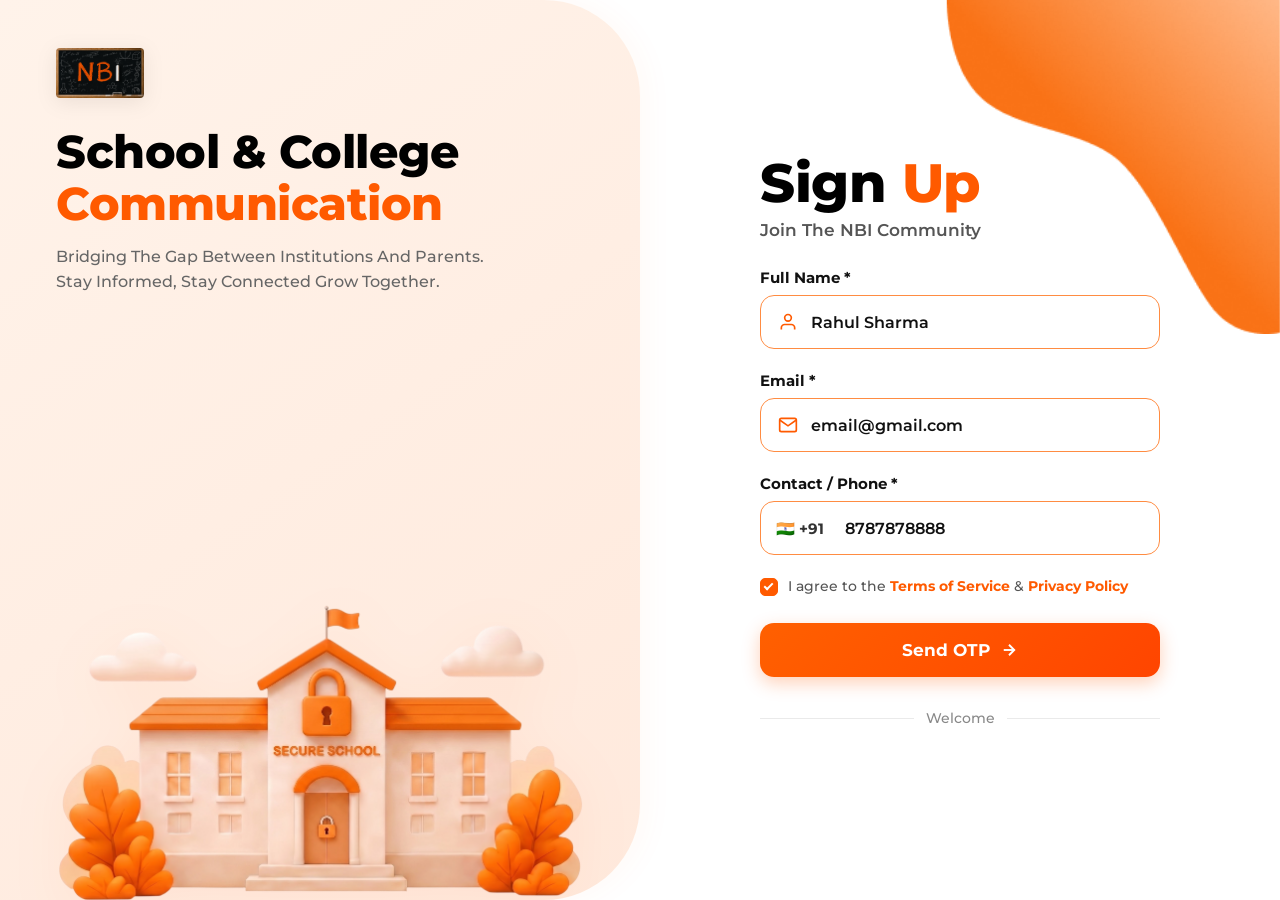
<file: source_nbi/pages/signup.html>
<!DOCTYPE html>
<html lang="en">

<head>
  <meta charset="UTF-8">
  <meta name="viewport" content="width=device-width, initial-scale=1.0">
  <title>Sign Up – NBI (Notice Board India)</title>
  <meta name="description" content="Sign up for Notice Board India - School & College Communication Platform">

  <!-- Fonts -->
  <link rel="preconnect" href="https://fonts.googleapis.com">
  <link rel="preconnect" href="https://fonts.gstatic.com" crossorigin>
  <link
    href="https://fonts.googleapis.com/css2?family=Montserrat:wght@500;600;700;800;900&family=Inter:wght@400;500;600;700&display=swap"
    rel="stylesheet">

  <!-- Style Sheets -->
  <link rel="stylesheet" href="../css/variables.css">
  <link rel="stylesheet" href="../css/global.css">
  <link rel="stylesheet" href="../css/components.css">
  <link rel="stylesheet" href="../css/signup.css">
  <link rel="stylesheet" href="../css/responsive.css">
</head>

<body class="signup-page">

  <!-- Main Sign Up Layout Container -->
  <main class="signup-container">

    <!-- Top-Right Organic Orange Shape -->
    <img src="../assets/images/Splash-1.png" alt="" class="bg-shape top-right" aria-hidden="true">

    <!-- Inner Grid Shell Wrapper -->
    <div class="signup-wrapper">

      <!-- Left Hero Branding Card -->
      <aside class="signup-hero-card">
        <!-- Bottom-Left Organic Wave Shape inside Hero Card -->
        <!-- <img src="../assets/images/Splash-2.png" alt="" class="hero-card-shape bottom-left" aria-hidden="true"> -->

        <div class="hero-content">
          <!-- Top Blackboard Mini Logo -->
          <div class="hero-logo-wrapper">
            <img src="../assets/logos/Logo.png" alt="NBI Blackboard Logo" class="hero-logo">
          </div>

          <!-- Headline -->
          <h1 class="hero-title">
            School &amp; College <br>
            <span class="text-orange">Communication</span>
          </h1>

          <!-- Subtitle -->
          <p class="hero-subtitle">
            Bridging The Gap Between Institutions And Parents. Stay Informed, Stay Connected Grow Together.
          </p>

          <!-- 3D School Building Illustration with Floating Glass Badges -->
          <div class="hero-illustration-wrapper">




            <img src="../assets/images/Login-1.png" alt="School &amp; College Building Illustration"
              class="hero-illustration">
          </div>
        </div>
      </aside>

      <!-- Right Form Section -->
      <section class="signup-form-section">
        <div class="signup-form-wrapper">



          <!-- Header -->
          <div class="form-header" id="formHeader">
            <h2 class="form-title">
              <span class="text-black">Sign</span> <span class="text-orange">Up</span>
            </h2>
            <p class="form-subtitle">Join The NBI Community</p>
          </div>

          <!-- Form -->
          <form class="signup-form" id="signupForm" autocomplete="on">

            <!-- Step 1: Initial Form State -->
            <div class="form-step active" id="step1">

              <!-- Full Name Input Group -->
              <div class="form-group">
                <label for="fullname" class="form-label">Full Name *</label>
                <div class="input-icon-wrapper">
                  <svg class="input-icon" viewBox="0 0 24 24" fill="none" stroke="currentColor" stroke-width="2">
                    <path d="M20 21v-2a4 4 0 0 0-4-4H8a4 4 0 0 0-4 4v2"></path>
                    <circle cx="12" cy="7" r="4"></circle>
                  </svg>
                  <input type="text" id="fullname" name="fullname" class="form-input" placeholder="Rahul Sharma"
                    value="Rahul Sharma" required>
                </div>
              </div>

              <!-- Email Input Group -->
              <div class="form-group">
                <label for="email" class="form-label">Email *</label>
                <div class="input-icon-wrapper">
                  <svg class="input-icon" viewBox="0 0 24 24" fill="none" stroke="currentColor" stroke-width="2">
                    <path d="M4 4h16c1.1 0 2 .9 2 2v12c0 1.1-.9 2-2 2H4c-1.1 0-2-.9-2-2V6c0-1.1.9-2 2-2z"></path>
                    <polyline points="22,6 12,13 2,6"></polyline>
                  </svg>
                  <input type="email" id="email" name="email" class="form-input" placeholder="email@gmail.com"
                    value="email@gmail.com" required>
                </div>
              </div>

              <!-- Phone / Contact Input Group -->
              <div class="form-group">
                <label for="phone" class="form-label">Contact / Phone *</label>
                <div class="input-icon-wrapper phone-wrapper">
                  <span class="country-prefix">🇮🇳 +91</span>
                  <input type="tel" id="phone" name="phone" class="form-input phone-input" placeholder="8787878888"
                    value="8787878888" maxlength="10" required>
                </div>
              </div>

              <!-- Terms Checkbox -->
              <div class="form-options">
                <label class="checkbox-container">
                  <input type="checkbox" id="termsCheck" checked required>
                  <span class="checkmark"></span>
                  <span class="terms-text">I agree to the <a href="#" class="link-orange">Terms of Service</a> &amp; <a
                      href="#" class="link-orange">Privacy Policy</a></span>
                </label>
              </div>

              <!-- Primary Submit Button -->
              <button type="submit" class="btn-primary" id="btnSendOtp">
                <span class="btn-text">Send OTP</span>
                <svg class="btn-arrow" viewBox="0 0 24 24" fill="none" stroke="currentColor" stroke-width="2.5">
                  <line x1="5" y1="12" x2="19" y2="12"></line>
                  <polyline points="12 5 19 12 12 19"></polyline>
                </svg>
                <span class="btn-spinner" aria-hidden="true"></span>
              </button>

            </div>

            <!-- Step 2: OTP Verification State (Hidden initially) -->
            <div class="form-step" id="step2">
              <div class="otp-header">

                <p class="otp-sent-info">Enter 4-digit OTP sent to <strong id="sentTarget">+91 8787878888</strong></p>
              </div>

              <div class="otp-inputs-wrapper">
                <input type="text" maxlength="1" class="otp-digit" pattern="[0-9]" inputmode="numeric" autofocus>
                <input type="text" maxlength="1" class="otp-digit" pattern="[0-9]" inputmode="numeric">
                <input type="text" maxlength="1" class="otp-digit" pattern="[0-9]" inputmode="numeric">
                <input type="text" maxlength="1" class="otp-digit" pattern="[0-9]" inputmode="numeric">
              </div>

              <div class="otp-timer-row">
                <span>Didn't receive OTP?</span>
                <button type="button" class="btn-resend" id="btnResend" disabled>Resend OTP (<span
                    id="resendCountdown">30</span>s)</button>
              </div>

              <button type="button" class="btn-primary" id="btnVerifyOtp">
                <span class="btn-text">Verify &amp; Create Account</span>
                <svg class="btn-arrow" viewBox="0 0 24 24" fill="none" stroke="currentColor" stroke-width="2.5">
                  <path d="M22 11.08V12a10 10 0 1 1-5.93-9.14"></path>
                  <polyline points="22 4 12 14.01 9 11.01"></polyline>
                </svg>
              </button>

              <div class="otp-change-details">
                <button type="button" class="link-change-details" id="btnChangeDetails">Wrong email or phone number?
                  <u>Change Details</u></button>
              </div>
            </div>

            <!-- Step 3: Animated Success Screen State -->
            <div class="form-step" id="step3">
              <div class="success-screen-wrapper">

                <!-- Animated Success Icon Badge -->
                <div class="success-icon-badge">
                  <div class="success-icon-bg"></div>
                  <svg class="checkmark-svg" viewBox="0 0 52 52">
                    <circle class="checkmark-circle" cx="26" cy="26" r="23" fill="none" />
                    <path class="checkmark-check" fill="none" d="M14.1 27.2l7.1 7.2 16.7-16.8" />
                  </svg>

                </div>

                <!-- Success Header -->
                <h3 class="success-title">Account Verified!</h3>
                <p class="success-subtitle">Welcome to Notice Board India. Your account has been verified successfully.
                </p>

                <!-- Verified Account Summary Card -->
                <div class="success-card">
                  <div class="success-card-row">
                    <span class="card-label">Full Name:</span>
                    <strong class="card-value" id="successName">Rahul Sharma</strong>
                  </div>
                  <div class="success-card-row">
                    <span class="card-label">Email:</span>
                    <strong class="card-value" id="successEmail">email@gmail.com</strong>
                  </div>
                  <div class="success-card-row">
                    <span class="card-label">Phone:</span>
                    <strong class="card-value" id="successPhone">+91 8787878888</strong>
                  </div>
                  <div class="success-card-row">
                    <span class="card-label">Account Status:</span>
                    <span class="badge-status-active">🟢 Active Member</span>
                  </div>
                </div>

                <!-- Continue to Select Institution Button -->
                <a href="select-institution.html" class="btn-primary btn-success-action" id="btnGoHome">
                  <span class="btn-text">Continue to Select Institution</span>
                  <svg class="btn-arrow" viewBox="0 0 24 24" fill="none" stroke="currentColor" stroke-width="2.5">
                    <line x1="5" y1="12" x2="19" y2="12"></line>
                    <polyline points="12 5 19 12 12 19"></polyline>
                  </svg>
                </a>

                <!-- Auto Redirect Timer Bar -->
                <div class="redirect-info-row">
                  <span>Redirecting to Dashboard in <strong id="redirectTimer">5</strong>s...</span>
                  <div class="redirect-progress-track">
                    <div class="redirect-progress-bar" id="redirectBar"></div>
                  </div>
                </div>

              </div>
            </div>

          </form>

          <!-- Divider -->
          <div class="form-divider" id="formDivider">
            <span>Welcome</span>
          </div>
        </div>
      </section>

    </div>

  </main>

  <!-- JavaScript -->
  <script src="../js/components.js"></script>
  <script src="../js/signup.js"></script>
</body>

</html>
</file>
<file: source_nbi/css/variables.css>
:root {
  /* Colors */
  --color-primary-orange: #FF5A00;
  --color-text-dark: #000000;
  --color-bg-white: #FFFFFF;

  /* Typography */
  --font-family-base: 'Montserrat', 'Inter', -apple-system, BlinkMacSystemFont, 'Segoe UI', Roboto, sans-serif;
  --font-weight-bold: 800;
  --font-weight-medium: 600;

  /* Spacing Scale */
  --spacing-xs: 8px;
  --spacing-sm: 16px;
  --spacing-md: 24px;
  --spacing-lg: 36px;
  --spacing-xl: 48px;

  /* Border Radius */
  --radius-sm: 4px;
  --radius-md: 8px;
  --radius-lg: 16px;

  /* Transitions */
  --transition-fast: 0.2s ease;
  --transition-normal: 0.3s ease;
}
</file>
<file: source_nbi/css/global.css>
@import url('https://fonts.googleapis.com/css2?family=Montserrat:wght@700;800;900&family=Inter:wght@600;700;800&display=swap');

*,
*::before,
*::after {
  box-sizing: border-box;
  margin: 0;
  padding: 0;
}

html,
body {
  width: 100%;
  min-height: 100%;
  overflow-x: hidden;
  background-color: var(--color-bg-white);
  font-family: var(--font-family-base);
  -webkit-font-smoothing: antialiased;
  -moz-osx-font-smoothing: grayscale;
}

img {
  max-width: 100%;
  height: auto;
  display: block;
  user-select: none;
  -webkit-user-drag: none;
}
</file>
<file: source_nbi/css/components.css>
/* Splash Container Layout */
.splash-container {
  position: relative;
  width: 100vw;
  height: 100vh;
  min-height: 100vh;
  display: flex;
  align-items: center;
  justify-content: center;
  background-color: var(--color-bg-white);
  overflow: hidden;
}

/* Organic Background Decorative Shapes */
.bg-shape {
  position: absolute;
  z-index: 1;
  pointer-events: none;
  user-select: none;
  animation-duration: 1s;
  animation-timing-function: cubic-bezier(0.16, 1, 0.3, 1);
  animation-fill-mode: both;
}

.bg-shape.top-left {
  top: 0;
  left: 0;
  width: 22vw;
  max-width: 320px;
  min-width: 140px;
  animation-name: shapeSlideTopLeft;
}

.bg-shape.bottom-right {
  bottom: 0;
  right: 0;
  width: 22vw;
  max-width: 320px;
  min-width: 140px;
  animation-name: shapeSlideBottomRight;
}

/* Center Content Composition */
.splash-content {
  position: relative;
  z-index: 2;
  display: flex;
  flex-direction: column;
  align-items: center;
  justify-content: center;
  text-align: center;
  padding: var(--spacing-md);
  margin-top: -15px; /* Subtle optical vertical balance */
}

/* Central Blackboard Frame Logo */
.splash-logo-wrapper {
  display: flex;
  justify-content: center;
  align-items: center;
  margin-bottom: 34px;
  animation: logoEntrance 1s cubic-bezier(0.16, 1, 0.3, 1) 0.2s both;
}

.splash-logo {
  width: 440px;
  max-width: 82vw;
  height: auto;
  border-radius: 0px;
  filter: drop-shadow(0px 2px 8px rgba(0, 0, 0, 0.06));
  transition: transform 0.4s ease, filter 0.4s ease;
}

.splash-logo-wrapper:hover .splash-logo {
  transform: translateY(-4px) scale(1.015);
  filter: drop-shadow(0px 8px 20px rgba(255, 90, 0, 0.15));
}

/* Typography "NOTICE BOARD INDIA" */
.splash-title {
  font-family: var(--font-family-base);
  font-size: 3.85rem;
  font-weight: var(--font-weight-bold);
  line-height: 1.1;
  letter-spacing: 0.5px;
  text-transform: uppercase;
  white-space: nowrap;
  animation: titleFadeUp 0.9s cubic-bezier(0.16, 1, 0.3, 1) 0.45s both;
}

.splash-title .text-orange {
  color: var(--color-primary-orange);
  display: inline-block;
  animation: textPop 0.8s cubic-bezier(0.16, 1, 0.3, 1) 0.55s both;
}

.splash-title .text-black {
  color: var(--color-text-dark);
  display: inline-block;
  animation: textPop 0.8s cubic-bezier(0.16, 1, 0.3, 1) 0.65s both;
}

/* Keyframe Animations */
@keyframes shapeSlideTopLeft {
  0% {
    opacity: 0;
    transform: translate(-40px, -40px) scale(0.92);
  }
  100% {
    opacity: 1;
    transform: translate(0, 0) scale(1);
  }
}

@keyframes shapeSlideBottomRight {
  0% {
    opacity: 0;
    transform: translate(40px, 40px) scale(0.92);
  }
  100% {
    opacity: 1;
    transform: translate(0, 0) scale(1);
  }
}

@keyframes logoEntrance {
  0% {
    opacity: 0;
    transform: scale(0.85) translateY(15px);
  }
  100% {
    opacity: 1;
    transform: scale(1) translateY(0);
  }
}

@keyframes titleFadeUp {
  0% {
    opacity: 0;
    transform: translateY(24px);
  }
  100% {
    opacity: 1;
    transform: translateY(0);
  }
}

@keyframes textPop {
  0% {
    opacity: 0;
    transform: translateY(10px);
  }
  100% {
    opacity: 1;
    transform: translateY(0);
  }
}
</file>
<file: source_nbi/css/responsive.css>
/* Media Queries for Responsive Scaling */

@media (max-width: 1024px) {
  .splash-logo {
    width: 380px;
  }

  .splash-title {
    font-size: 2.35rem;
  }

  .bg-shape.top-left,
  .bg-shape.bottom-right {
    width: 25vw;
  }
}

@media (max-width: 768px) {
  .splash-logo {
    width: 330px;
  }

  .splash-title {
    font-size: 1.95rem;
    letter-spacing: 0px;
  }

  .splash-logo-wrapper {
    margin-bottom: 26px;
  }

  .bg-shape.top-left,
  .bg-shape.bottom-right {
    width: 30vw;
  }
}

@media (max-width: 480px) {
  .splash-logo {
    width: 280px;
  }

  .splash-title {
    font-size: 1.5rem;
  }

  .splash-logo-wrapper {
    margin-bottom: 20px;
  }

  .bg-shape.top-left,
  .bg-shape.bottom-right {
    width: 38vw;
    min-width: 110px;
  }
}
</file>
<file: source_nbi/css/profile.css>
/* =============================================================
   USER PROFILE PAGE STYLES - Notice Board India (Clean Full Content)
============================================================= */

@import url('school-feed.css');

.profile-container {
  display: flex;
  flex-direction: column;
  gap: 20px;
}

/* Profile Hero Card */
.profile-hero-card {
  background: #FFFFFF;
  border-radius: 20px;
  box-shadow: 0 4px 18px rgba(0, 0, 0, 0.03);
  border: 1px solid rgba(0, 0, 0, 0.04);
  overflow: visible;
  position: relative;
  z-index: 20;
}

.profile-cover-banner {
  height: 120px;
  background: linear-gradient(135deg, #FF6000 0%, #FF4500 60%, #1E293B 100%);
  border-top-left-radius: 20px;
  border-top-right-radius: 20px;
  position: relative;
  z-index: 1;
}

.profile-avatar-wrapper {
  padding: 0 24px;
  display: flex;
  align-items: flex-end;
  justify-content: space-between;
  margin-top: -45px;
  margin-bottom: 16px;
  position: relative;
  z-index: 5;
}

.profile-avatar-frame {
  width: 96px;
  height: 96px;
  border-radius: 50%;
  border: 4px solid #FFFFFF;
  box-shadow: 0 6px 18px rgba(0, 0, 0, 0.12);
  overflow: hidden;
  background-color: #FFFFFF;
  position: relative;
  z-index: 10;
}

.profile-avatar-img {
  width: 100%;
  height: 100%;
  object-fit: cover;
}

.profile-hero-actions {
  display: flex;
  align-items: center;
  gap: 10px;
}

.btn-profile-edit {
  background: linear-gradient(135deg, var(--color-primary-orange, #FF5A00) 0%, #E04E00 100%);
  color: #FFFFFF;
  border: none;
  border-radius: 12px;
  padding: 9.5px 18px;
  font-family: var(--font-family-base);
  font-size: 0.875rem;
  font-weight: 600;
  cursor: pointer;
  transition: all 0.25s cubic-bezier(0.4, 0, 0.2, 1);
  box-shadow: 0 4px 14px rgba(255, 90, 0, 0.25);
  text-decoration: none;
  display: inline-flex;
  align-items: center;
  justify-content: center;
  gap: 8px;
  user-select: none;
}

.btn-profile-edit .btn-icon {
  width: 17px;
  height: 17px;
  stroke: currentColor;
  transition: transform 0.25s cubic-bezier(0.4, 0, 0.2, 1);
  flex-shrink: 0;
}

.btn-profile-edit:hover {
  background: linear-gradient(135deg, #E04E00 0%, #C74400 100%);
  transform: translateY(-2px);
  box-shadow: 0 6px 18px rgba(255, 90, 0, 0.35);
}

.btn-profile-edit:hover .btn-icon {
  transform: rotate(-10deg) scale(1.1);
}

.btn-profile-edit:active {
  transform: translateY(0);
  box-shadow: 0 2px 8px rgba(255, 90, 0, 0.2);
}

.btn-profile-logout {
  background: linear-gradient(135deg, #FEF2F2 0%, #FFE4E6 100%);
  color: #DC2626;
  border: 1.5px solid #FCA5A5;
  border-radius: 12px;
  padding: 9px 18px;
  font-family: var(--font-family-base);
  font-size: 0.875rem;
  font-weight: 600;
  cursor: pointer;
  transition: all 0.25s cubic-bezier(0.4, 0, 0.2, 1);
  box-shadow: 0 2px 8px rgba(220, 38, 38, 0.08), 0 1px 2px rgba(0, 0, 0, 0.04);
  text-decoration: none;
  display: inline-flex;
  align-items: center;
  justify-content: center;
  gap: 8px;
  user-select: none;
}

.btn-profile-logout .btn-icon {
  width: 17px;
  height: 17px;
  stroke: currentColor;
  transition: transform 0.25s cubic-bezier(0.4, 0, 0.2, 1);
  flex-shrink: 0;
}

.btn-profile-logout:hover {
  background: linear-gradient(135deg, #EF4444 0%, #DC2626 100%);
  color: #FFFFFF;
  border-color: #DC2626;
  transform: translateY(-2px);
  box-shadow: 0 6px 18px rgba(220, 38, 38, 0.32);
}

.btn-profile-logout:hover .btn-icon {
  transform: rotate(-12deg) scale(1.12);
}

.btn-profile-logout:active {
  transform: translateY(0);
  box-shadow: 0 2px 6px rgba(220, 38, 38, 0.2);
}

.btn-profile-logout:focus-visible {
  outline: none;
  box-shadow: 0 0 0 3px rgba(239, 68, 68, 0.35);
}

.btn-profile-qr {
  background-color: #F3F4F6;
  color: #374151;
  border: 1px solid #E5E7EB;
  border-radius: 14px;
  padding: 9px 16px;
  font-family: var(--font-family-base);
  font-size: 0.85rem;
  font-weight: 700;
  cursor: pointer;
  transition: all 0.2s ease;
}

.btn-profile-qr:hover {
  background-color: #E5E7EB;
}

/* User Text Details */
.profile-meta-info {
  padding: 0 24px 24px 24px;
  position: relative;
  z-index: 30;
  overflow: visible;
}

.profile-user-name {
  font-family: var(--font-family-base);
  font-size: 1.4rem;
  font-weight: 900;
  color: #111111;
  margin: 0 0 4px 0;
  display: flex;
  align-items: center;
  gap: 8px;
}

.verified-badge-icon {
  display: inline-flex;
  align-items: center;
  margin-left: 4px;
  vertical-align: middle;
  filter: drop-shadow(0 2px 6px rgba(0, 149, 246, 0.3));
}

.verified-status-pill {
  display: inline-flex;
  align-items: center;
  gap: 6px;
  background-color: #ECFDF5;
  color: #047857;
  border: 1px solid #A7F3D0;
  padding: 4px 12px;
  border-radius: 12px;
  font-size: 0.78rem;
  font-weight: 800;
  margin-left: 6px;
}

.pulse-green-dot {
  width: 7px;
  height: 7px;
  background-color: #10B981;
  border-radius: 50%;
  box-shadow: 0 0 0 0 rgba(16, 185, 129, 0.7);
  animation: pulseGreen 2s infinite;
}

@keyframes pulseGreen {
  0% {
    box-shadow: 0 0 0 0 rgba(16, 185, 129, 0.7);
  }
  70% {
    box-shadow: 0 0 0 6px rgba(16, 185, 129, 0);
  }
  100% {
    box-shadow: 0 0 0 0 rgba(16, 185, 129, 0);
  }
}

.profile-subtext {
  font-size: 0.88rem;
  color: #6B7280;
  margin: 0;
  display: flex;
  align-items: center;
  gap: 8px;
  flex-wrap: wrap;
}

.profile-tag {
  background-color: #FFF0E6;
  color: var(--color-primary-orange);
  font-size: 0.76rem;
  font-weight: 800;
  padding: 3px 10px;
  border-radius: 10px;
}

/* Stats Counter Bar Grid */
.profile-stats-grid {
  display: grid;
  grid-template-columns: repeat(4, 1fr);
  gap: 16px;
}

.stat-card {
  background: #FFFFFF;
  border-radius: 18px;
  padding: 18px 20px;
  box-shadow: 0 4px 18px rgba(0, 0, 0, 0.03);
  border: 1px solid rgba(0, 0, 0, 0.04);
  display: flex;
  flex-direction: column;
  gap: 4px;
  transition: transform 0.2s ease;
}

.stat-card:hover {
  transform: translateY(-2px);
}

.stat-val {
  font-size: 1.55rem;
  font-weight: 900;
  color: #111111;
}

.stat-val.text-orange {
  color: var(--color-primary-orange);
}

.stat-label {
  font-size: 0.78rem;
  color: #6B7280;
  font-weight: 600;
}

/* Full Content Section Cards (No tabs!) */
.profile-section-card {
  background: #FFFFFF;
  border-radius: 20px;
  padding: 24px;
  box-shadow: 0 4px 18px rgba(0, 0, 0, 0.03);
  border: 1px solid rgba(0, 0, 0, 0.04);
  display: flex;
  flex-direction: column;
  gap: 18px;
}

.profile-section-header {
  display: flex;
  align-items: center;
  gap: 12px;
  padding-bottom: 14px;
  border-bottom: 1px solid #F3F4F6;
}

.profile-section-icon {
  width: 38px;
  height: 38px;
  background-color: #FFF0E6;
  color: var(--color-primary-orange);
  border-radius: 12px;
  display: flex;
  align-items: center;
  justify-content: center;
  font-size: 1.1rem;
  flex-shrink: 0;
}

.profile-section-title {
  font-family: var(--font-family-base);
  font-size: 1.1rem;
  font-weight: 800;
  color: #111111;
  margin: 0;
}

.profile-section-subtitle {
  font-size: 0.76rem;
  color: #6B7280;
  margin-top: 2px;
}

/* Info Fields Grid */
.info-fields-grid {
  display: grid;
  grid-template-columns: repeat(3, 1fr);
  gap: 20px;
}

.info-field-item {
  background-color: #F9FAFB;
  border: 1px solid #F3F4F6;
  border-radius: 14px;
  padding: 12px 16px;
  display: flex;
  flex-direction: column;
  gap: 4px;
}

.field-label {
  font-size: 0.74rem;
  color: #9CA3AF;
  font-weight: 800;
  text-transform: uppercase;
  letter-spacing: 0.4px;
}

.field-value {
  font-size: 0.92rem;
  font-weight: 700;
  color: #111111;
}

/* Embedded Digital Student ID & Badges Box */
.profile-id-badges-row {
  display: grid;
  grid-template-columns: 1fr 1fr;
  gap: 20px;
}

/* Digital Student ID Card Widget */
.digital-id-card {
  background: linear-gradient(135deg, #1E293B 0%, #0F172A 100%);
  color: #FFFFFF;
  border-radius: 20px;
  padding: 20px;
  box-shadow: 0 10px 30px rgba(15, 23, 42, 0.2);
  display: flex;
  flex-direction: column;
  gap: 14px;
  position: relative;
  overflow: hidden;
}

.digital-id-card::before {
  content: '';
  position: absolute;
  top: -30px;
  right: -30px;
  width: 100px;
  height: 100px;
  border-radius: 50%;
  background: rgba(255, 90, 0, 0.15);
}

.id-card-top {
  display: flex;
  align-items: center;
  justify-content: space-between;
  border-bottom: 1px solid rgba(255, 255, 255, 0.1);
  padding-bottom: 10px;
}

.id-school-title {
  font-size: 0.88rem;
  font-weight: 800;
  color: #FFFFFF;
  margin: 0;
}

.id-school-sub {
  font-size: 0.7rem;
  color: #94A3B8;
}

.id-card-main {
  display: flex;
  align-items: center;
  gap: 14px;
}

.id-photo {
  width: 56px;
  height: 56px;
  border-radius: 12px;
  object-fit: cover;
  border: 2px solid var(--color-primary-orange);
}

.id-user-info {
  display: flex;
  flex-direction: column;
}

.id-name {
  font-size: 1.05rem;
  font-weight: 800;
  color: #FFFFFF;
}

.id-roll {
  font-size: 0.76rem;
  color: #CBD5E1;
}

.id-card-qr-row {
  display: flex;
  align-items: center;
  justify-content: space-between;
  background: rgba(255, 255, 255, 0.05);
  padding: 8px 12px;
  border-radius: 10px;
}

.btn-download-id {
  background: var(--color-primary-orange);
  color: #FFFFFF;
  border: none;
  border-radius: 12px;
  padding: 8px 14px;
  font-family: var(--font-family-base);
  font-size: 0.8rem;
  font-weight: 700;
  cursor: pointer;
  transition: all 0.2s ease;
  width: 100%;
  text-align: center;
}

.btn-download-id:hover {
  background: #E04E00;
}

/* Badges Gallery Grid */
.badges-grid {
  display: grid;
  grid-template-columns: repeat(3, 1fr);
  gap: 12px;
}

.badge-item {
  background-color: #F9FAFB;
  border: 1px solid #F3F4F6;
  border-radius: 16px;
  padding: 14px 10px;
  text-align: center;
  display: flex;
  flex-direction: column;
  align-items: center;
  gap: 6px;
  transition: transform 0.2s ease;
}

.badge-item:hover {
  transform: translateY(-2px);
  background-color: #FFF0E6;
}

.badge-emoji {
  font-size: 1.6rem;
}

.badge-name {
  font-size: 0.76rem;
  font-weight: 800;
  color: #111111;
}

/* Activity Timeline List */
.activity-timeline {
  display: flex;
  flex-direction: column;
  gap: 12px;
}

.timeline-item {
  display: flex;
  align-items: center;
  gap: 14px;
  padding: 10px 14px;
  background-color: #F9FAFB;
  border-radius: 14px;
  font-size: 0.86rem;
  color: #374151;
}

.timeline-icon {
  width: 32px;
  height: 32px;
  border-radius: 10px;
  background-color: #FFF0E6;
  color: var(--color-primary-orange);
  display: flex;
  align-items: center;
  justify-content: center;
  font-size: 0.95rem;
  flex-shrink: 0;
}

.timeline-text {
  flex: 1;
}

.timeline-time {
  font-size: 0.74rem;
  color: #9CA3AF;
  font-weight: 600;
}

/* Custom Select2-Style Role Dropdown Component */
.custom-role-dropdown {
  position: relative;
  display: inline-block;
  z-index: 100;
}

.role-dropdown-btn {
  display: inline-flex;
  align-items: center;
  gap: 8px;
  background: #FFF0E6;
  border: 1px solid rgba(255, 96, 0, 0.25);
  border-radius: 12px;
  padding: 6px 14px;
  color: var(--color-primary-orange);
  font-family: var(--font-family-base);
  font-size: 0.85rem;
  font-weight: 800;
  cursor: pointer;
  outline: none;
  transition: all 0.2s ease;
  box-shadow: 0 2px 8px rgba(255, 96, 0, 0.08);
}

.role-dropdown-btn:hover,
.role-dropdown-btn:focus {
  background: #FFE8D6;
  border-color: var(--color-primary-orange);
  box-shadow: 0 4px 12px rgba(255, 96, 0, 0.16);
}

.role-icon {
  font-size: 0.95rem;
}

.role-text {
  font-size: 0.85rem;
  font-weight: 800;
  letter-spacing: 0.2px;
}

.role-chevron {
  color: var(--color-primary-orange);
  transition: transform 0.25s ease;
}

.custom-role-dropdown.open .role-chevron {
  transform: rotate(180deg);
}

/* Popover Menu */
.role-dropdown-menu {
  position: absolute;
  top: calc(100% + 8px);
  left: 0;
  min-width: 170px;
  background: #FFFFFF;
  border: 1px solid rgba(0, 0, 0, 0.08);
  border-radius: 14px;
  box-shadow: 0 12px 36px rgba(0, 0, 0, 0.16);
  padding: 6px;
  margin: 0;
  list-style: none;
  z-index: 9999;
  opacity: 0;
  visibility: hidden;
  transform: translateY(-8px) scale(0.96);
  transition: all 0.2s cubic-bezier(0.16, 1, 0.3, 1);
}

.custom-role-dropdown.open .role-dropdown-menu {
  opacity: 1;
  visibility: visible;
  transform: translateY(0) scale(1);
}

.role-dropdown-item {
  display: flex;
  align-items: center;
  gap: 10px;
  padding: 10px 14px;
  border-radius: 10px;
  font-family: var(--font-family-base);
  font-size: 0.86rem;
  font-weight: 700;
  color: #374151;
  cursor: pointer;
  transition: background-color 0.15s ease, color 0.15s ease;
}

.role-dropdown-item:hover {
  background-color: #FFF0E6;
  color: var(--color-primary-orange);
}

.role-dropdown-item.active {
  background-color: #FFF0E6;
  color: var(--color-primary-orange);
}

.item-icon {
  font-size: 1rem;
}

.item-text {
  flex: 1;
}

.item-check {
  color: var(--color-primary-orange);
  opacity: 0;
  transition: opacity 0.15s ease;
}

.role-dropdown-item.active .item-check {
  opacity: 1;
}

.profile-role-select-inline {
  background: #FFFFFF;
  border: 1.5px solid #E5E7EB;
  border-radius: 10px;
  padding: 6px 12px;
  font-family: var(--font-family-base);
  font-size: 0.88rem;
  font-weight: 700;
  color: #111111;
  cursor: pointer;
  outline: none;
  transition: border-color 0.2s ease;
}

.profile-role-select-inline:focus {
  border-color: var(--color-primary-orange);
}

/* Following Schools Card Section */
.following-schools-list {
  display: flex;
  flex-direction: column;
  gap: 14px;
}

.following-school-card {
  background-color: #F9FAFB;
  border: 1px solid #F3F4F6;
  border-radius: 16px;
  padding: 16px 20px;
  display: flex;
  align-items: center;
  justify-content: space-between;
  gap: 16px;
  flex-wrap: wrap;
  transition: transform 0.2s ease, box-shadow 0.2s ease;
}

.following-school-card:hover {
  transform: translateY(-2px);
  box-shadow: 0 4px 16px rgba(0, 0, 0, 0.04);
}

.school-card-left {
  display: flex;
  align-items: center;
  gap: 14px;
}

.school-icon-frame {
  width: 48px;
  height: 48px;
  background-color: #FFFFFF;
  border: 1px solid #E5E7EB;
  border-radius: 14px;
  box-shadow: 0 2px 8px rgba(0, 0, 0, 0.05);
  display: flex;
  align-items: center;
  justify-content: center;
  padding: 6px;
  overflow: hidden;
  flex-shrink: 0;
}

.school-card-logo {
  width: 100%;
  height: 100%;
  object-fit: contain;
}

.school-details-text {
  display: flex;
  flex-direction: column;
  gap: 6px;
}

.school-card-title {
  font-family: var(--font-family-base);
  font-size: 0.98rem;
  font-weight: 800;
  color: #111111;
  margin: 0;
}

.school-tags-row {
  display: flex;
  align-items: center;
  gap: 8px;
  flex-wrap: wrap;
}

.meta-tag {
  font-size: 0.76rem;
  font-weight: 700;
  padding: 3px 10px;
  border-radius: 8px;
}

.meta-tag.class-tag {
  background-color: #EFF6FF;
  color: #1D4ED8;
}

.meta-tag.div-tag {
  background-color: #F0FDF4;
  color: #15803D;
}

.school-card-actions {
  display: flex;
  align-items: center;
  gap: 10px;
}

.btn-manage-school,
.btn-manage-class {
  text-decoration: none;
  font-size: 0.78rem;
  font-weight: 700;
  padding: 7px 14px;
  border-radius: 10px;
  transition: all 0.2s ease;
}

.btn-manage-school {
  background-color: #FFFFFF;
  color: #374151;
  border: 1px solid #D1D5DB;
}

.btn-manage-school:hover {
  background-color: #F3F4F6;
}

.btn-manage-class {
  background-color: var(--color-primary-orange);
  color: #FFFFFF;
  border: 1px solid var(--color-primary-orange);
}

.btn-manage-class:hover {
  background-color: #E04E00;
}

/* Edit Profile Modal Component */
.edit-profile-modal-overlay {
  position: fixed;
  top: 0;
  left: 0;
  width: 100vw;
  height: 100vh;
  background: rgba(15, 23, 42, 0.55);
  backdrop-filter: blur(6px);
  z-index: 99999;
  display: flex;
  align-items: center;
  justify-content: center;
  padding: 20px;
  opacity: 0;
  visibility: hidden;
  transition: all 0.25s cubic-bezier(0.16, 1, 0.3, 1);
}

.edit-profile-modal-overlay.open {
  opacity: 1;
  visibility: visible;
}

.edit-profile-modal-card {
  background: #FFFFFF;
  border-radius: 24px;
  width: 100%;
  max-width: 480px;
  padding: 28px;
  box-shadow: 0 20px 50px rgba(0, 0, 0, 0.2);
  transform: translateY(16px) scale(0.95);
  transition: all 0.25s cubic-bezier(0.16, 1, 0.3, 1);
}

.edit-profile-modal-overlay.open .edit-profile-modal-card {
  transform: translateY(0) scale(1);
}

.edit-modal-header {
  display: flex;
  align-items: center;
  justify-content: space-between;
  padding-bottom: 18px;
  border-bottom: 1px solid #F3F4F6;
  margin-bottom: 20px;
}

.edit-modal-title-group {
  display: flex;
  align-items: center;
  gap: 12px;
}

.edit-modal-icon {
  font-size: 1.4rem;
}

.edit-modal-title {
  font-family: var(--font-family-base);
  font-size: 1.15rem;
  font-weight: 800;
  color: #111111;
  margin: 0;
}

.edit-modal-subtitle {
  font-size: 0.78rem;
  color: #6B7280;
  margin: 2px 0 0 0;
}

.btn-close-modal {
  background: #F3F4F6;
  border: none;
  border-radius: 50%;
  width: 32px;
  height: 32px;
  display: flex;
  align-items: center;
  justify-content: center;
  font-size: 0.9rem;
  color: #6B7280;
  cursor: pointer;
  transition: all 0.2s ease;
}

.btn-close-modal:hover {
  background: #E5E7EB;
  color: #111111;
}

.edit-modal-form {
  display: flex;
  flex-direction: column;
  gap: 16px;
}

.modal-form-group {
  display: flex;
  flex-direction: column;
  gap: 6px;
}

.modal-form-label {
  font-size: 0.8rem;
  font-weight: 700;
  color: #374151;
}

.modal-form-input {
  width: 100%;
  background: #F9FAFB;
  border: 1.5px solid #E5E7EB;
  border-radius: 12px;
  padding: 11px 14px;
  font-family: var(--font-family-base);
  font-size: 0.9rem;
  font-weight: 600;
  color: #111111;
  outline: none;
  transition: all 0.2s ease;
}

.modal-form-input:focus {
  background: #FFFFFF;
  border-color: var(--color-primary-orange);
  box-shadow: 0 0 0 3px rgba(255, 96, 0, 0.12);
}

.modal-phone-wrapper {
  display: flex;
  align-items: center;
  background: #F9FAFB;
  border: 1.5px solid #E5E7EB;
  border-radius: 12px;
  height: 46px;
  overflow: hidden;
  transition: all 0.2s ease;
  box-sizing: border-box;
}

.modal-phone-wrapper:focus-within {
  background: #FFFFFF;
  border-color: var(--color-primary-orange);
  box-shadow: 0 0 0 3px rgba(255, 96, 0, 0.12);
}

.modal-country-prefix {
  display: flex;
  align-items: center;
  justify-content: center;
  gap: 6px;
  height: 100%;
  padding: 0 14px;
  font-family: var(--font-family-base);
  font-size: 0.9rem;
  font-weight: 700;
  color: #374151;
  background: #F3F4F6;
  border-right: 1.5px solid #E5E7EB;
  flex-shrink: 0;
  user-select: none;
  box-sizing: border-box;
}

.modal-phone-wrapper .modal-form-input {
  flex: 1;
  height: 100%;
  border: none !important;
  background: transparent !important;
  border-radius: 0 !important;
  padding: 0 14px !important;
  font-family: var(--font-family-base);
  font-size: 0.92rem;
  font-weight: 600;
  color: #111111;
  outline: none !important;
  box-shadow: none !important;
  box-sizing: border-box;
}

.edit-modal-actions {
  display: flex;
  align-items: center;
  justify-content: flex-end;
  gap: 12px;
  margin-top: 10px;
  padding-top: 16px;
  border-top: 1px solid #F3F4F6;
}

.btn-cancel-modal {
  background: #F3F4F6;
  color: #374151;
  border: 1px solid #E5E7EB;
  border-radius: 12px;
  padding: 10px 18px;
  font-family: var(--font-family-base);
  font-size: 0.85rem;
  font-weight: 700;
  cursor: pointer;
  transition: all 0.2s ease;
}

.btn-cancel-modal:hover {
  background: #E5E7EB;
}

.btn-save-modal {
  background: var(--color-primary-orange);
  color: #FFFFFF;
  border: none;
  border-radius: 12px;
  padding: 10px 20px;
  font-family: var(--font-family-base);
  font-size: 0.85rem;
  font-weight: 700;
  cursor: pointer;
  transition: all 0.2s ease;
  box-shadow: 0 4px 12px rgba(255, 96, 0, 0.25);
  display: inline-flex;
  align-items: center;
  gap: 8px;
}

.btn-save-modal:hover {
  background: #E04E00;
  transform: translateY(-1px);
}

@media (max-width: 992px) {
  .info-fields-grid {
    grid-template-columns: repeat(2, 1fr);
  }
  .profile-id-badges-row {
    grid-template-columns: 1fr;
  }
}

@media (max-width: 576px) {
  .info-fields-grid,
  .profile-stats-grid {
    grid-template-columns: 1fr;
  }
  .following-school-card {
    flex-direction: column;
    align-items: flex-start;
  }
  .school-card-actions {
    width: 100%;
    justify-content: flex-start;
  }
}
</file>
<file: source_nbi/css/school-feed.css>
/* =============================================================
   SCHOOL FEED DASHBOARD PAGE STYLES - Exact Match System
============================================================= */

html,
body {
  margin: 0;
  padding: 0;
  width: 100%;
  height: 100vh;
  max-height: 100vh;
  overflow: hidden;
  background-color: #F6F7F9;
  font-family: var(--font-family-base);
  color: #111111;
  -webkit-font-smoothing: antialiased;
}

.feed-page-body {
  background-color: #F6F7F9;
  height: 100vh;
  overflow: hidden;
}

/* -------------------------------------------------------------
   3-COLUMN MAIN LAYOUT CONTAINER - Fixed Screen Viewport
------------------------------------------------------------- */
.feed-app-container {
  display: flex;
  width: 100%;
  max-width: 100%;
  margin: 0;
  height: 100vh;
  max-height: 100vh;
  padding: 24px 32px;
  gap: 24px;
  box-sizing: border-box;
  overflow: hidden;
}

/* -------------------------------------------------------------
   1. LEFT SIDEBAR NAVIGATION - Strictly Fixed (Non-Scrolling)
------------------------------------------------------------- */
.feed-sidebar {
  width: 280px;
  flex-shrink: 0;
  background-color: #FFFFFF;
  border-radius: 20px;
  padding: 24px 18px 20px 18px;
  box-shadow: 0 4px 18px rgba(0, 0, 0, 0.03);
  display: flex;
  flex-direction: column;
  height: calc(100vh - 48px);
  position: relative;
  top: 0;
  overflow: hidden;
  box-sizing: border-box;
}

.sidebar-inner {
  display: flex;
  flex-direction: column;
  height: 100%;
}

/* Brand Box */
.sidebar-brand-box {
  display: flex;
  align-items: center;
  gap: 12px;
  padding-bottom: 18px;
  margin-bottom: 18px;
  border-bottom: 1px solid #F0F0F0;
}

.brand-logo-frame {
  width: 42px;
  height: 42px;
  flex-shrink: 0;
  display: flex;
  align-items: center;
  justify-content: center;
}

.nbi-brand-logo {
  width: 100%;
  height: auto;
  border-radius: 4px;
}

.brand-text-block {
  display: flex;
  flex-direction: column;
  min-width: 0;
}

.brand-name {
  font-family: var(--font-family-base);
  font-size: 1.05rem;
  font-weight: 800;
  line-height: 1.15;
  margin: 0;
  white-space: nowrap;
}

.brand-name .text-orange {
  color: var(--color-primary-orange);
}

.brand-name .text-black {
  color: #111111;
}

.brand-tagline {
  font-size: 0.74rem;
  color: #777777;
  margin-top: 2px;
  margin-bottom: 0;
  font-style: italic;
  white-space: nowrap;
}

/* Navigation Links */
.sidebar-nav {
  display: flex;
  flex-direction: column;
  gap: 8px;
}

.nav-item {
  position: relative;
  display: flex;
  align-items: center;
  gap: 14px;
  padding: 13px 18px;
  border-radius: 14px;
  color: #444444;
  text-decoration: none;
  font-size: 0.95rem;
  font-weight: 600;
  transition: all 0.2s ease;
}

.nav-item:hover {
  background-color: #F9FAFB;
  color: var(--color-primary-orange);
}

.nav-icon {
  width: 20px;
  height: 20px;
  color: #666666;
  transition: color 0.2s ease;
}

.nav-item:hover .nav-icon {
  color: var(--color-primary-orange);
}

/* Active Nav Item State */
.nav-item.active {
  background-color: #FFF0E6;
  color: var(--color-primary-orange);
  font-weight: 700;
}

.nav-item.active .nav-icon {
  color: var(--color-primary-orange);
}

.active-indicator {
  position: absolute;
  left: 0;
  top: 8px;
  bottom: 8px;
  width: 4px;
  background-color: var(--color-primary-orange);
  border-radius: 0 4px 4px 0;
}

/* Bottom Sidebar Illustration & Copyright */
.sidebar-bottom-illustration-box {
  margin-top: auto;
  text-align: center;
  padding-top: 16px;
}

.sidebar-building-sketch {
  width: 100%;
  max-width: 210px;
  height: auto;
  opacity: 0.88;
  margin: 0 auto 12px auto;
  display: block;
}

.sidebar-copyright {
  font-size: 0.74rem;
  color: #888888;
  line-height: 1.4;
  margin: 0;
}

/* -------------------------------------------------------------
   2. CENTER MAIN FEED COLUMN - Independent Scroll with Sticky Filter Header
------------------------------------------------------------- */
.feed-main-content {
  flex: 1;
  min-width: 0;
  display: flex;
  flex-direction: column;
  gap: 20px;
  height: calc(100vh - 48px);
  overflow-y: auto;
  box-sizing: border-box;
  scrollbar-width: none !important;
  -ms-overflow-style: none !important;
}

.feed-main-content::-webkit-scrollbar {
  display: none !important;
  width: 0 !important;
  height: 0 !important;
  background: transparent !important;
}

/* Sticky Header Card: Title, Search & Right-Aligned Category Filters */
.feed-header-card {
  position: sticky;
  top: 0;
  z-index: 25;
  background-color: #FFFFFF;
  border-radius: 20px;
  padding: 18px 24px;
  box-shadow: 0 4px 20px rgba(0, 0, 0, 0.05);
  display: flex;
  flex-direction: column;
  gap: 14px;
  border: 1px solid rgba(0, 0, 0, 0.04);
}

.feed-header-top-row {
  display: flex;
  align-items: center;
  justify-content: space-between;
  gap: 16px;
}

.feed-title-wrapper {
  display: flex;
  align-items: center;
  gap: 10px;
}

.feed-title {
  font-family: var(--font-family-base);
  font-size: 1.45rem;
  font-weight: 800;
  color: #111111;
  margin: 0;
  letter-spacing: -0.3px;
}

.feed-count-badge {
  background: rgba(255, 90, 0, 0.1);
  color: var(--color-primary-orange);
  font-size: 0.76rem;
  font-weight: 700;
  padding: 4px 11px;
  border-radius: 12px;
  white-space: nowrap;
}

/* Controls Row: Search Input Aligned Left, Category Filters Aligned Right */
.feed-header-controls-row {
  display: flex;
  align-items: center;
  justify-content: space-between;
  gap: 16px;
  flex-wrap: wrap;
}

.header-search-box {
  position: relative;
  display: flex;
  align-items: center;
  background-color: #F3F4F6;
  border: 1.5px solid transparent;
  border-radius: 24px;
  padding: 0 16px;
  height: 42px;
  flex: 1;
  max-width: 360px;
  min-width: 220px;
  transition: all 0.25s cubic-bezier(0.16, 1, 0.3, 1);
  box-sizing: border-box;
}

.header-search-box:focus-within {
  background-color: #FFFFFF;
  border-color: var(--color-primary-orange);
  box-shadow: 0 0 0 3.5px rgba(255, 90, 0, 0.15);
  max-width: 400px;
}

.header-search-icon {
  width: 17px;
  height: 17px;
  stroke: #9CA3AF;
  flex-shrink: 0;
  margin-right: 8px;
  transition: stroke 0.2s ease;
}

.header-search-box:focus-within .header-search-icon {
  stroke: var(--color-primary-orange);
}

.header-search-input {
  width: 100%;
  height: 100%;
  border: none !important;
  outline: none !important;
  background: transparent !important;
  box-shadow: none !important;
  padding: 0 !important;
  font-family: var(--font-family-base);
  font-size: 0.88rem;
  font-weight: 500;
  color: #111111;
}

.header-search-input::placeholder {
  color: #9CA3AF;
  font-weight: 400;
}

.search-clear-btn {
  background: #E2E4E8;
  border: none;
  border-radius: 50%;
  width: 20px;
  height: 20px;
  display: flex;
  align-items: center;
  justify-content: center;
  cursor: pointer;
  padding: 0;
  color: #555;
  transition: all 0.2s ease;
  margin-left: 6px;
  flex-shrink: 0;
}

.search-clear-btn:hover {
  background: #D1D5DB;
  color: #111;
}

.category-filters-row {
  display: flex;
  align-items: center;
  gap: 8px;
  flex-wrap: wrap;
  margin-left: auto; /* Aligns filter chips strictly to the right */
}

.filter-chip {
  background-color: #F2F3F5;
  color: #555555;
  border: 1px solid transparent;
  border-radius: 20px;
  padding: 7px 18px;
  font-family: var(--font-family-base);
  font-size: 0.85rem;
  font-weight: 600;
  cursor: pointer;
  transition: all 0.2s ease;
  outline: none;
}

.filter-chip:hover {
  background-color: #E5E7EB;
  color: #111111;
  transform: translateY(-1px);
}

.filter-chip.active {
  background-color: var(--color-primary-orange);
  color: #FFFFFF;
  box-shadow: 0 4px 12px rgba(255, 90, 0, 0.28);
}

/* Posts Stream */
.posts-stream {
  display: flex;
  flex-direction: column;
  gap: 20px;
}

/* Post Card Styling */
.post-card {
  background-color: #FFFFFF;
  border-radius: 20px;
  padding: 24px 28px;
  box-shadow: 0 4px 18px rgba(0, 0, 0, 0.03);
  transition: transform 0.2s ease, box-shadow 0.2s ease;
}

.post-card:hover {
  box-shadow: 0 8px 24px rgba(0, 0, 0, 0.05);
}

/* Post Header Row */
.post-header-row {
  display: flex;
  align-items: center;
  justify-content: space-between;
  margin-bottom: 12px;
}

.post-author-info {
  display: flex;
  align-items: center;
  gap: 12px;
}

.school-logo-frame {
  width: 48px;
  height: 48px;
  border-radius: 12px;
  background: #FFFFFF;
  border: 1.5px solid #E2E8F0;
  display: flex;
  align-items: center;
  justify-content: center;
  padding: 3px;
  box-shadow: 0 2px 8px rgba(0, 0, 0, 0.05);
  flex-shrink: 0;
  transition: all 0.25s ease;
}

.post-card:hover .school-logo-frame {
  border-color: var(--color-primary-orange, #FF5A00);
  box-shadow: 0 4px 12px rgba(255, 90, 0, 0.15);
  transform: scale(1.03);
}

.school-logo-img {
  width: 100%;
  height: 100%;
  object-fit: contain;
  border-radius: 8px;
}

.author-avatar {
  width: 48px;
  height: 48px;
  border-radius: 50%;
  object-fit: cover;
  border: 1.5px solid #F0F0F0;
}

.author-details {
  display: flex;
  flex-direction: column;
  gap: 2px;
}

.school-name-wrapper {
  display: flex;
  align-items: center;
  gap: 8px;
  flex-wrap: wrap;
}

.school-name {
  font-family: var(--font-family-base);
  font-size: 0.98rem;
  font-weight: 700;
  color: #111111;
  margin: 0;
  line-height: 1.2;
}

/* Instagram-Style Following Button Component */
.following-pill-tag {
  background-color: #EFEFEF;
  color: #0F172A;
  font-family: var(--font-family-base);
  font-size: 0.75rem;
  font-weight: 600;
  padding: 4px 10px;
  border-radius: 8px;
  border: 1px solid #DBDBDB;
  line-height: 1;
  text-transform: none;
  letter-spacing: -0.01em;
  display: inline-flex;
  align-items: center;
  gap: 4px;
  cursor: pointer;
  user-select: none;
  transition: all 0.2s cubic-bezier(0.4, 0, 0.2, 1);
  box-shadow: 0 1px 2px rgba(0, 0, 0, 0.04);
}

.following-pill-tag:hover {
  background-color: #E2E8F0;
  border-color: #CBD5E1;
  color: #000000;
}

.following-pill-tag:active {
  transform: scale(0.96);
  background-color: #CBD5E1;
}

.following-pill-tag .ig-check-icon {
  width: 12px;
  height: 12px;
  stroke: #0F172A;
  stroke-width: 2.8px;
  flex-shrink: 0;
  transition: stroke 0.2s ease;
}

.following-pill-tag .ig-chevron-icon {
  width: 11px;
  height: 11px;
  stroke: #64748B;
  stroke-width: 2.5px;
  flex-shrink: 0;
  margin-left: 1px;
  transition: transform 0.2s ease, stroke 0.2s ease;
}

.following-pill-tag:hover .ig-chevron-icon {
  stroke: #0F172A;
  transform: translateY(1px);
}

/* Toggle Follow State (Instagram Blue) */
.following-pill-tag.state-follow {
  background: linear-gradient(135deg, #0095F6 0%, #0077E6 100%);
  color: #FFFFFF;
  border: none;
  box-shadow: 0 2px 8px rgba(0, 149, 246, 0.25);
}

.following-pill-tag.state-follow:hover {
  background: linear-gradient(135deg, #0077E6 0%, #005FBF 100%);
  box-shadow: 0 4px 12px rgba(0, 149, 246, 0.35);
}

.following-pill-tag.state-follow .ig-check-icon,
.following-pill-tag.state-follow .ig-chevron-icon {
  display: none;
}

.post-meta {
  font-size: 0.82rem;
  color: #777777;
}

.post-header-actions {
  position: relative;
}

.btn-more-options {
  background: none;
  border: none;
  color: #888888;
  cursor: pointer;
  padding: 6px;
  border-radius: 50%;
  display: flex;
  align-items: center;
  justify-content: center;
  transition: color 0.2s ease, background-color 0.2s ease;
}

.btn-more-options:hover,
.btn-more-options.active {
  color: #111111;
  background-color: #F3F4F6;
}

/* Post Header Dropdown Menu */
.post-options-dropdown {
  position: absolute;
  top: 100%;
  right: 0;
  margin-top: 6px;
  width: 200px;
  background: #FFFFFF;
  border: 1px solid rgba(0, 0, 0, 0.08);
  border-radius: 16px;
  box-shadow: 0 10px 28px rgba(0, 0, 0, 0.12), 0 2px 8px rgba(0, 0, 0, 0.04);
  padding: 6px;
  z-index: 100;
  display: flex;
  flex-direction: column;
  gap: 2px;
  opacity: 0;
  visibility: hidden;
  transform: translateY(-8px) scale(0.95);
  transition: all 0.2s cubic-bezier(0.16, 1, 0.3, 1);
}

.post-options-dropdown.show {
  opacity: 1;
  visibility: visible;
  transform: translateY(0) scale(1);
}

.dropdown-item {
  display: flex;
  align-items: center;
  gap: 10px;
  width: 100%;
  padding: 9px 12px;
  border: none;
  background: transparent;
  border-radius: 10px;
  font-family: var(--font-family-base);
  font-size: 0.84rem;
  font-weight: 600;
  color: #374151;
  cursor: pointer;
  text-align: left;
  transition: background-color 0.15s ease, color 0.15s ease;
}

.dropdown-item:hover {
  background-color: #F3F4F6;
  color: #111111;
}

.dropdown-item.text-danger {
  color: #EF4444;
}

.dropdown-item.text-danger:hover {
  background-color: #FEF2F2;
  color: #DC2626;
}

.dropdown-icon {
  font-size: 0.95rem;
  line-height: 1;
  flex-shrink: 0;
}

.dropdown-divider {
  height: 1px;
  background-color: #F3F4F6;
  margin: 4px 0;
}

/* Pinned Post Style */
.post-card.pinned-post {
  border-left: 4.5px solid var(--color-primary-orange);
  background: linear-gradient(180deg, #FFFDFB 0%, #FFFFFF 100%);
  box-shadow: 0 6px 22px rgba(255, 90, 0, 0.08);
}

.badge-pinned {
  background: linear-gradient(135deg, #FF6000 0%, #FF4500 100%);
  color: #FFFFFF;
  box-shadow: 0 2px 8px rgba(255, 90, 0, 0.25);
}

/* Category Badges */
.badge-wrapper {
  margin-bottom: 10px;
}

.badge {
  display: inline-flex;
  align-items: center;
  gap: 4px;
  padding: 4px 10px;
  border-radius: 12px;
  font-size: 0.75rem;
  font-weight: 800;
  letter-spacing: 0.3px;
  text-transform: uppercase;
}

.badge-urgent {
  background-color: #FEE2E2;
  color: #DC2626;
}

.badge-homework {
  background-color: #EFF6FF;
  color: #2563EB;
}

.badge-events {
  background-color: #FEF3C7;
  color: #D97706;
}

.badge-fees {
  background-color: #ECFDF5;
  color: #059669;
}

.badge-announcement {
  background-color: #F3E8FF;
  color: #7C3AED;
}

/* Post Content */
.post-content {
  margin-bottom: 16px;
}

.post-title {
  font-family: var(--font-family-base);
  font-size: 1.18rem;
  font-weight: 800;
  color: #111111;
  margin: 0 0 8px 0;
  line-height: 1.35;
}

.post-text {
  font-size: 0.92rem;
  color: #4B5563;
  line-height: 1.52;
  margin: 0;
}

/* PDF Attachment Card */
.file-attachment-card {
  display: flex;
  align-items: center;
  justify-content: space-between;
  background-color: #FAFAFA;
  border: 1px solid #E5E7EB;
  border-radius: 14px;
  padding: 12px 18px;
  margin-top: 16px;
  transition: border-color 0.2s ease, background-color 0.2s ease;
}

.file-attachment-card:hover {
  border-color: #FFB380;
  background-color: #FFF8F3;
}

.attachment-left {
  display: flex;
  align-items: center;
  gap: 12px;
}

.pdf-icon-box {
  width: 40px;
  height: 40px;
  background-color: #FFEADF;
  border-radius: 10px;
  display: flex;
  align-items: center;
  justify-content: center;
  color: var(--color-primary-orange);
  flex-shrink: 0;
}

.pdf-svg {
  width: 22px;
  height: 22px;
}

.file-details {
  display: flex;
  flex-direction: column;
}

.file-name {
  font-size: 0.88rem;
  font-weight: 700;
  color: #111111;
}

.file-size {
  font-size: 0.78rem;
  color: #6B7280;
  margin-top: 1px;
}

.btn-download-attachment {
  width: 36px;
  height: 36px;
  border-radius: 50%;
  background-color: #FFFFFF;
  border: 1px solid #E5E7EB;
  color: var(--color-primary-orange);
  display: flex;
  align-items: center;
  justify-content: center;
  text-decoration: none;
  transition: all 0.2s ease;
}

.download-icon {
  width: 18px;
  height: 18px;
}

.btn-download-attachment:hover {
  background-color: var(--color-primary-orange);
  border-color: var(--color-primary-orange);
  color: #FFFFFF;
  transform: translateY(-2px);
}

/* Post Footer Action Bar */
.post-footer {
  display: flex;
  align-items: center;
  justify-content: space-between;
  padding-top: 14px;
  border-top: 1px solid #F3F4F6;
  margin-top: 16px;
}

.footer-actions-left {
  display: flex;
  align-items: center;
  gap: 20px;
}

.action-btn {
  background: none;
  border: none;
  color: #6B7280;
  font-family: var(--font-family-base);
  font-size: 0.88rem;
  font-weight: 600;
  cursor: pointer;
  display: flex;
  align-items: center;
  gap: 6px;
  padding: 6px 8px;
  border-radius: 8px;
  transition: all 0.2s ease;
}

.action-icon {
  width: 18px;
  height: 18px;
}

.action-btn:hover {
  color: var(--color-primary-orange);
  background-color: #FFF5ED;
}

.action-btn.liked {
  color: var(--color-primary-orange);
  background-color: #FFF0E6;
  font-weight: 700;
}

.action-btn.liked .action-icon {
  fill: var(--color-primary-orange);
  stroke: var(--color-primary-orange);
  transform: scale(1.15);
  transition: transform 0.2s cubic-bezier(0.175, 0.885, 0.32, 1.275);
}

.action-btn.bookmarked {
  color: var(--color-primary-orange);
  background-color: #FFF0E6;
}

.action-btn.bookmarked .action-icon {
  fill: var(--color-primary-orange);
}

/* Feed Toast Alert */
.toast-alert {
  position: fixed;
  bottom: 30px;
  right: 30px;
  background: linear-gradient(135deg, #FF6000 0%, #FF4500 100%);
  color: #FFFFFF;
  padding: 12px 22px;
  border-radius: 14px;
  font-family: var(--font-family-base);
  font-size: 0.88rem;
  font-weight: 700;
  box-shadow: 0 8px 24px rgba(255, 90, 0, 0.35);
  display: flex;
  align-items: center;
  gap: 10px;
  z-index: 10000;
  transform: translateY(100px);
  opacity: 0;
  transition: all 0.3s cubic-bezier(0.16, 1, 0.3, 1);
}

.toast-alert.show {
  transform: translateY(0);
  opacity: 1;
}

/* -------------------------------------------------------------
   3. RIGHT SIDEBAR WIDGETS - Independent Scroll
------------------------------------------------------------- */
.feed-right-sidebar {
  width: 330px;
  flex-shrink: 0;
  display: flex;
  flex-direction: column;
  gap: 20px;
  height: calc(100vh - 48px);
  overflow-y: auto;
  box-sizing: border-box;
  scrollbar-width: none !important;
  -ms-overflow-style: none !important;
}

.feed-right-sidebar::-webkit-scrollbar {
  display: none !important;
  width: 0 !important;
  height: 0 !important;
  background: transparent !important;
}

/* Search Box Widget */
.search-widget-card {
  background-color: #FFFFFF;
  border-radius: 20px;
  padding: 16px 20px;
  box-shadow: 0 4px 18px rgba(0, 0, 0, 0.03);
}

.search-input-wrapper {
  position: relative;
  display: flex;
  align-items: center;
  width: 100%;
}

.search-icon {
  position: absolute;
  left: 14px;
  width: 18px;
  height: 18px;
  color: #9CA3AF;
  pointer-events: none;
}

.feed-search-input {
  width: 100%;
  height: 44px;
  padding: 0 16px 0 42px;
  background-color: #F3F4F6;
  border: 1.5px solid transparent;
  border-radius: 22px;
  font-family: var(--font-family-base);
  font-size: 0.9rem;
  font-weight: 500;
  color: #111111;
  outline: none;
  transition: all 0.2s ease;
}

.feed-search-input:focus {
  background-color: #FFFFFF;
  border-color: var(--color-primary-orange);
  box-shadow: 0 0 0 3px rgba(255, 90, 0, 0.12);
}

.feed-search-input::placeholder {
  color: #9CA3AF;
}

/* Generic Widget Card */
.widget-card {
  background-color: #FFFFFF;
  border-radius: 20px;
  padding: 22px 24px;
  box-shadow: 0 4px 18px rgba(0, 0, 0, 0.03);
}

.widget-header {
  display: flex;
  align-items: center;
  gap: 8px;
  margin-bottom: 16px;
}

.widget-icon {
  width: 20px;
  height: 20px;
  color: var(--color-primary-orange);
}

.widget-title {
  font-family: var(--font-family-base);
  font-size: 1.05rem;
  font-weight: 800;
  color: #111111;
  margin: 0;
}

/* Schools to Follow List */
.schools-follow-list {
  display: flex;
  flex-direction: column;
  gap: 16px;
  margin-bottom: 16px;
}

.school-follow-item {
  display: flex;
  align-items: center;
  justify-content: space-between;
}

.school-follow-left {
  display: flex;
  align-items: center;
  gap: 12px;
}

.school-avatar {
  width: 40px;
  height: 40px;
  border-radius: 50%;
  display: flex;
  align-items: center;
  justify-content: center;
  font-size: 0.85rem;
  font-weight: 800;
  color: #FFFFFF;
  flex-shrink: 0;
}

.avatar-navy {
  background-color: #1E293B;
}

.avatar-orange {
  background-color: var(--color-primary-orange);
}

.school-follow-info {
  display: flex;
  flex-direction: column;
}

.school-follow-name {
  font-family: var(--font-family-base);
  font-size: 0.88rem;
  font-weight: 700;
  color: #111111;
  margin: 0;
  line-height: 1.25;
}

.school-follow-subtext {
  font-size: 0.76rem;
  color: #6B7280;
  margin-top: 2px;
}

.btn-follow {
  background-color: var(--color-primary-orange);
  color: #FFFFFF;
  border: none;
  border-radius: 18px;
  padding: 6px 16px;
  font-family: var(--font-family-base);
  font-size: 0.82rem;
  font-weight: 700;
  cursor: pointer;
  transition: all 0.2s ease;
  box-shadow: 0 4px 10px rgba(255, 90, 0, 0.2);
}

.btn-follow:hover {
  background-color: #E04E00;
  transform: translateY(-1px);
}

.btn-follow.following {
  background-color: #E5E7EB;
  color: #374151;
  box-shadow: none;
}

.show-more-link {
  display: inline-flex;
  align-items: center;
  gap: 4px;
  color: var(--color-primary-orange);
  font-size: 0.85rem;
  font-weight: 700;
  text-decoration: none;
  transition: gap 0.2s ease;
}

.show-more-link:hover {
  gap: 6px;
  text-decoration: underline;
}

.link-arrow {
  width: 14px;
  height: 14px;
}

/* Store Ads & Social Community Widgets */
.store-ad-card {
  padding: 18px 20px;
  display: flex;
  flex-direction: column;
  gap: 12px;
  transition: transform 0.25s ease, box-shadow 0.25s ease;
  position: relative;
  overflow: hidden;
}

.store-ad-card:hover {
  transform: translateY(-3px);
  box-shadow: 0 10px 28px rgba(0, 0, 0, 0.07);
}

.ad-top-badge {
  display: flex;
  align-items: center;
  justify-content: space-between;
  font-size: 0.72rem;
  font-weight: 800;
  margin-bottom: 12px;
}

.ad-tag {
  color: var(--color-primary-orange);
  letter-spacing: 0.5px;
  font-weight: 900;
  display: inline-flex;
  align-items: center;
  gap: 4px;
}

.ad-tag.tag-green {
  color: #10B981;
}

.ad-discount {
  background-color: #FFF0E6;
  color: #D94800;
  padding: 4px 10px;
  border-radius: 20px;
  font-weight: 800;
  border: 1px solid rgba(255, 96, 0, 0.15);
  white-space: nowrap;
}

.ad-discount.discount-blue {
  background-color: #ECFDF5;
  color: #059669;
}

.ad-banner-frame {
  width: 100%;
  height: 185px;
  min-height: 185px;
  aspect-ratio: 16 / 9.5;
  border-radius: 14px;
  overflow: hidden;
  position: relative;
  border: 1px solid rgba(0, 0, 0, 0.08);
  box-shadow: inset 0 0 0 1px rgba(255, 255, 255, 0.1);
}

.ad-banner-img {
  width: 100%;
  height: 100%;
  object-fit: cover;
  transition: transform 0.35s cubic-bezier(0.25, 1, 0.5, 1);
}

.store-ad-card:hover .ad-banner-img {
  transform: scale(1.04);
}

.ad-content-box {
  display: flex;
  flex-direction: column;
  gap: 8px;
  padding-top: 4px;
}

.ad-title {
  font-family: var(--font-family-base);
  font-size: 1.02rem;
  font-weight: 900;
  color: #111111;
  margin: 0;
  line-height: 1.35;
}

.ad-description {
  font-size: 0.82rem;
  color: #4B5563;
  line-height: 1.48;
  margin: 0;
}

.btn-ad-action {
  display: inline-flex;
  align-items: center;
  justify-content: center;
  gap: 8px;
  width: 100%;
  height: 42px;
  margin-top: 4px;
  background: linear-gradient(135deg, #FF6000 0%, #FF4500 100%);
  color: #FFFFFF;
  border-radius: 12px;
  font-family: var(--font-family-base);
  font-size: 0.86rem;
  font-weight: 800;
  text-decoration: none;
  transition: all 0.25s ease;
  box-shadow: 0 4px 12px rgba(255, 90, 0, 0.2);
}

.btn-ad-action.btn-ad-green {
  background: linear-gradient(135deg, #10B981 0%, #059669 100%);
  box-shadow: 0 4px 14px rgba(16, 185, 129, 0.25);
}

.ad-btn-arrow {
  width: 15px;
  height: 15px;
  transition: transform 0.2s ease;
}

.btn-ad-action:hover {
  transform: translateY(-1px);
  box-shadow: 0 6px 18px rgba(255, 90, 0, 0.35);
}

.btn-ad-action.btn-ad-green:hover {
  box-shadow: 0 6px 18px rgba(16, 185, 129, 0.35);
}

.btn-ad-action:hover .ad-btn-arrow {
  transform: translateX(4px);
}

/* -------------------------------------------------------------
   SPONSORED AD AUTO SLIDESHOW WIDGET
------------------------------------------------------------- */
.ad-slideshow-widget {
  position: relative;
  padding: 20px;
  border-radius: 20px;
  background: #FFFFFF;
  border: 1px solid rgba(0, 0, 0, 0.05);
  box-shadow: 0 8px 24px rgba(0, 0, 0, 0.04);
}

.ad-slideshow-dots-overlay,
.ad-slideshow-dots {
  position: absolute;
  top: 12px;
  right: 12px;
  z-index: 12;
  background: rgba(15, 23, 42, 0.6);
  backdrop-filter: blur(6px);
  padding: 4px 8px;
  border-radius: 20px;
  display: flex;
  align-items: center;
  gap: 5px;
}

.ad-slideshow-dots-overlay .dot,
.ad-slideshow-dots .dot {
  width: 6px;
  height: 6px;
  border-radius: 50%;
  background-color: rgba(255, 255, 255, 0.45);
  cursor: pointer;
  transition: all 0.3s ease;
}

.ad-slideshow-dots-overlay .dot.active,
.ad-slideshow-dots .dot.active {
  width: 16px;
  border-radius: 10px;
  background-color: #FFFFFF;
}

.ad-slideshow-viewport {
  width: 100%;
  position: relative;
  overflow: hidden;
  border-radius: 14px;
  padding-bottom: 6px;
}

.ad-slideshow-track {
  display: flex;
  width: 300%;
  transition: transform 0.45s cubic-bezier(0.25, 1, 0.5, 1);
}

.ad-slide {
  width: 33.3333%;
  flex-shrink: 0;
  display: flex;
  flex-direction: column;
  gap: 12px;
  padding: 2px 2px 6px 2px;
}

.video-frame {
  background-color: #000000;
  position: relative;
  display: flex;
  align-items: center;
  justify-content: center;
}

.ad-banner-video {
  width: 100%;
  height: 100%;
  object-fit: cover;
  display: block;
}

.video-overlay-badge {
  position: absolute;
  top: 10px;
  right: 10px;
  background: rgba(0, 0, 0, 0.65);
  backdrop-filter: blur(4px);
  color: #FFFFFF;
  font-size: 0.68rem;
  font-weight: 700;
  padding: 3px 8px;
  border-radius: 10px;
  display: flex;
  align-items: center;
  gap: 5px;
  letter-spacing: 0.5px;
}

.video-pulse-dot {
  width: 6px;
  height: 6px;
  background-color: #EF4444;
  border-radius: 50%;
  animation: pulse-red 1.5s infinite;
}

@keyframes pulse-red {
  0% { transform: scale(0.95); box-shadow: 0 0 0 0 rgba(239, 68, 68, 0.7); }
  70% { transform: scale(1); box-shadow: 0 0 0 6px rgba(239, 68, 68, 0); }
  100% { transform: scale(0.95); box-shadow: 0 0 0 0 rgba(239, 68, 68, 0); }
}

.btn-ad-video {
  background: linear-gradient(135deg, #1E293B 0%, #0F172A 100%);
  box-shadow: 0 4px 12px rgba(15, 23, 42, 0.2);
}

.btn-ad-video:hover {
  box-shadow: 0 6px 16px rgba(15, 23, 42, 0.3);
}

.ad-slide-arrow {
  position: absolute;
  top: 50%;
  transform: translateY(-50%);
  width: 28px;
  height: 28px;
  border-radius: 50%;
  background: rgba(255, 255, 255, 0.9);
  border: 1px solid #E5E7EB;
  color: #111111;
  font-size: 1.1rem;
  font-weight: 700;
  display: flex;
  align-items: center;
  justify-content: center;
  cursor: pointer;
  opacity: 0;
  transition: all 0.2s ease;
  z-index: 10;
  box-shadow: 0 2px 8px rgba(0, 0, 0, 0.12);
}

.ad-slideshow-widget:hover .ad-slide-arrow {
  opacity: 1;
}

.ad-slide-arrow.prev {
  left: 6px;
}

.ad-slide-arrow.next {
  right: 6px;
}

.ad-slide-arrow:hover {
  background: var(--color-primary-orange);
  color: #FFFFFF;
  border-color: var(--color-primary-orange);
}

/* Social Community Widget */
.social-community-card {
  padding: 22px 20px;
}

.social-subtext {
  font-size: 0.8rem;
  color: #6B7280;
  margin: 0 0 16px 0;
  line-height: 1.4;
}

.social-links-grid {
  display: flex;
  flex-direction: column;
  gap: 10px;
}

.social-pill-btn {
  display: flex;
  align-items: center;
  gap: 12px;
  padding: 10px 14px;
  border-radius: 14px;
  background-color: #F9FAFB;
  border: 1px solid #F3F4F6;
  text-decoration: none;
  color: #111111;
  transition: all 0.2s ease;
}

.social-pill-btn:hover {
  background-color: #FFFFFF;
  border-color: #FFB380;
  transform: translateY(-1px);
  box-shadow: 0 4px 14px rgba(0, 0, 0, 0.04);
}

.social-icon-box {
  font-size: 1.25rem;
  flex-shrink: 0;
}

.social-info {
  display: flex;
  flex-direction: column;
  flex: 1;
}

.social-name {
  font-size: 0.86rem;
  font-weight: 700;
  color: #111111;
}

.social-badge {
  font-size: 0.74rem;
  color: #6B7280;
}

.social-action {
  font-size: 0.78rem;
  font-weight: 700;
  color: var(--color-primary-orange);
  background-color: #FFF0E6;
  padding: 4px 10px;
  border-radius: 12px;
  transition: all 0.2s ease;
}

.social-pill-btn:hover .social-action {
  background-color: var(--color-primary-orange);
  color: #FFFFFF;
}

/* Mobile Bottom Navigation Bar (Hidden on desktop) */
.mobile-bottom-nav {
  display: none;
}

/* -------------------------------------------------------------
   RESPONSIVE BREAKPOINTS
------------------------------------------------------------- */
@media (max-width: 1180px) {
  .feed-app-container {
    gap: 16px;
    padding: 16px 14px;
  }

  .feed-sidebar {
    width: 200px;
  }

  .feed-right-sidebar {
    width: 270px;
  }
}

@media (max-width: 992px) {
  .feed-app-container {
    flex-direction: column;
  }

  .feed-sidebar {
    width: 100%;
    height: auto;
    position: relative;
    top: 0;
  }

  .sidebar-bottom-illustration-box {
    display: none;
  }

  .feed-right-sidebar {
    width: 100%;
  }

  .mobile-bottom-nav {
    position: fixed;
    bottom: 0;
    left: 0;
    right: 0;
    height: 60px;
    background-color: #FFFFFF;
    border-top: 1px solid #E5E7EB;
    display: flex;
    align-items: center;
    justify-content: space-around;
    z-index: 100;
  }

  .mobile-nav-item {
    display: flex;
    flex-direction: column;
    align-items: center;
    gap: 2px;
    color: #6B7280;
    text-decoration: none;
    font-size: 0.72rem;
    font-weight: 600;
  }

  .mobile-nav-item.active {
    color: var(--color-primary-orange);
  }

  .mobile-nav-icon {
    width: 20px;
    height: 20px;
  }

  .feed-main-content {
    padding-bottom: 70px;
  }
}

@media (max-width: 576px) {
  .feed-header-card,
  .post-card,
  .widget-card,
  .search-widget-card {
    padding: 16px 14px;
    border-radius: 16px;
  }

  .feed-title {
    font-size: 1.25rem;
    margin-bottom: 12px;
  }

  .filter-chip {
    padding: 6px 14px;
    font-size: 0.8rem;
  }

  .post-title {
    font-size: 1.05rem;
  }

  .post-text {
    font-size: 0.85rem;
  }

  .author-avatar {
    width: 40px;
    height: 40px;
  }

  .school-name {
    font-size: 0.9rem;
  }
}
</file>
<file: source_nbi/css/select-class-division.css>
/* =============================================================
   SELECT CLASS & DIVISION SCREEN STYLES - NBI System (Step 2)
============================================================= */

html,
body {
  margin: 0;
  padding: 0;
  width: 100%;
  min-height: 100vh;
  font-family: var(--font-family-base);
  background-color: #FAF9F8;
  color: var(--color-text-dark);
  -webkit-font-smoothing: antialiased;
  overflow-x: hidden;
}

body.class-division-select-page {
  background-color: #FFFFFF;
  overflow-x: hidden;
}

/* -------------------------------------------------------------
   TOP SECTION (Background: #FEF8F5) - Fixed at top of viewport
------------------------------------------------------------- */
.top-hero-wrapper {
  position: fixed;
  top: 0;
  left: 0;
  width: 100%;
  z-index: 100;
  background-color: #FEF8F5;
  border-bottom: 1px solid #F2E8E2;
  box-shadow: 0 4px 20px rgba(0, 0, 0, 0.04);
}

/* Top Navigation Header */
.app-header {
  width: 100%;
  height: 72px;
  background-color: #FEF8F5;
}

.header-container {
  max-width: 1380px;
  height: 100%;
  margin: 0 auto;
  padding: 0 40px;
  display: flex;
  align-items: center;
  justify-content: center;
  position: relative;
}

.header-brand {
  display: flex;
  align-items: center;
  justify-content: center;
  margin: 0 auto;
  gap: 12px;
}

.brand-logo {
  width: 48px;
  height: auto;
  border-radius: 4px;
}

.brand-title {
  font-family: var(--font-family-base);
  font-size: 1.25rem;
  font-weight: 800;
  letter-spacing: -0.3px;
}

.brand-title .text-orange {
  color: var(--color-primary-orange);
}

.brand-title .text-black {
  color: #111111;
}

/* Progress Indicator (Step 2 of 2) */
.progress-indicator {
  position: absolute;
  left: 50%;
  transform: translateX(-50%);
  display: flex;
  align-items: center;
  gap: 8px;
}

.progress-pill {
  width: 28px;
  height: 6px;
  border-radius: 3px;
  background-color: #E2E8F0;
  transition: all 0.3s ease;
}

.progress-pill.active {
  background-color: var(--color-primary-orange);
}

.progress-dot {
  width: 6px;
  height: 6px;
  border-radius: 50%;
  background-color: #CBD5E1;
}

.header-spacer {
  width: 48px;
}

/* Hero Banner Section */
.search-hero-section {
  width: 100%;
  padding: 16px 0 28px 0;
  background-color: #FEF8F5;
}

.hero-inner-container {
  max-width: 1380px;
  margin: 0 auto;
  padding: 0 40px;
  display: grid;
  grid-template-columns: repeat(2, 1fr);
  gap: 24px;
  align-items: center;
}

.search-hero-left {
  display: flex;
  flex-direction: column;
  align-items: flex-start;
}

.step-badge {
  background-color: #FFF0E6;
  color: var(--color-primary-orange);
  font-family: var(--font-family-base);
  font-size: 0.82rem;
  font-weight: 700;
  padding: 5px 12px;
  border-radius: 8px;
  display: inline-block;
  margin-bottom: 14px;
}

.hero-heading {
  font-family: var(--font-family-base);
  font-size: 2.35rem;
  font-weight: 800;
  color: #111111;
  line-height: 1.18;
  letter-spacing: -0.5px;
  margin: 0 0 10px 0;
}

.hero-subtext {
  font-size: 1.02rem;
  color: #666666;
  font-weight: 500;
  margin: 0;
  line-height: 1.5;
}

.search-hero-right {
  display: flex;
  justify-content: flex-end;
  align-items: center;
  width: 100%;
}

.school-hero-illustration {
  width: 100%;
  max-width: 100%;
  height: auto;
  max-height: 260px;
  object-fit: contain;
  object-position: right center;
  mix-blend-mode: multiply;
}

/* -------------------------------------------------------------
   BOTTOM SECTION (Background: #FFFFFF) - Scrolls under top hero
------------------------------------------------------------- */
.bottom-cards-wrapper {
  position: relative;
  z-index: 1;
  background-color: #FFFFFF;
  width: 100%;
  margin-top: 300px;
  min-height: calc(100vh - 300px);
}

.cards-inner-container {
  max-width: 1380px;
  margin: 0 auto;
  padding: 24px 40px 120px 40px;
}

.cards-grid-section {
  width: 100%;
}

.institution-grid {
  display: grid;
  grid-template-columns: repeat(2, 1fr);
  gap: 24px;
  width: 100%;
}

/* -------------------------------------------------------------
   CLASS & DIVISION SELECTION CARD COMPONENT
------------------------------------------------------------- */
.institution-card {
  background-color: #FFFFFF;
  border: 1.5px solid #EDEDED;
  border-radius: 20px;
  padding: 28px 28px 26px 28px;
  display: flex;
  flex-direction: column;
  transition: all 0.25s cubic-bezier(0.16, 1, 0.3, 1);
  box-shadow: 0 4px 16px rgba(0, 0, 0, 0.02);
}

.institution-card:hover {
  border-color: #FFC099;
  box-shadow: 0 10px 24px rgba(255, 90, 0, 0.06);
}

.institution-card.is-configured {
  border: 1.5px solid #FF8C42;
  box-shadow: 0 8px 24px rgba(255, 90, 0, 0.08);
}

.card-top-row {
  display: flex;
  align-items: center;
  gap: 16px;
}

.card-logo-box {
  width: 60px;
  height: 60px;
  border-radius: 14px;
  border: 1px solid #EDEDED;
  background-color: #FFFFFF;
  padding: 4px;
  display: flex;
  align-items: center;
  justify-content: center;
  flex-shrink: 0;
  box-shadow: 0 2px 8px rgba(0, 0, 0, 0.03);
}

.school-crest-img {
  width: 100%;
  height: 100%;
  object-fit: contain;
  border-radius: 10px;
}

.card-info-box {
  display: flex;
  flex-direction: column;
  gap: 4px;
}

.institution-name {
  font-family: var(--font-family-base);
  font-size: 1.25rem;
  font-weight: 700;
  color: #111111;
  line-height: 1.3;
  margin: 0;
}

.school-subtitle {
  font-size: 0.9rem;
  color: #666666;
  font-weight: 500;
  margin: 0;
}

/* Card Section Divider */
.card-divider {
  height: 1px;
  background-color: #EEEEEE;
  margin: 20px 0 22px 0;
  width: 100%;
}

/* Selector Group Label */
.selector-label {
  font-size: 0.78rem;
  font-weight: 700;
  color: #888888;
  letter-spacing: 0.6px;
  text-transform: uppercase;
  margin-bottom: 12px;
}

/* SELECT CLASS Pills Row */
.class-pills-row {
  display: flex;
  align-items: center;
  gap: 8px;
  flex-wrap: wrap;
  margin-bottom: 22px;
}

.class-pill-btn {
  min-width: 48px;
  height: 42px;
  padding: 0 16px;
  border-radius: 10px;
  border: 1.5px solid #E5E7EB;
  background-color: #FFFFFF;
  color: #333333;
  font-family: var(--font-family-base);
  font-size: 0.88rem;
  font-weight: 600;
  cursor: pointer;
  display: inline-flex;
  align-items: center;
  justify-content: center;
  transition: all 0.2s ease;
}

.class-pill-btn:hover {
  border-color: #FFC099;
  background-color: #FFFDFB;
}

.class-pill-btn.selected {
  border: 1.5px solid #FF8C42;
  background-color: #FFF0E6;
  color: var(--color-primary-orange);
  font-weight: 700;
  box-shadow: 0 4px 12px rgba(255, 90, 0, 0.1);
}

/* SELECT DIVISION Circles Row */
.division-circles-row {
  display: flex;
  align-items: center;
  gap: 12px;
  flex-wrap: wrap;
}

.division-circle-btn {
  width: 44px;
  height: 44px;
  border-radius: 50%;
  border: 1.5px solid #E5E7EB;
  background-color: #FFFFFF;
  color: #333333;
  font-family: var(--font-family-base);
  font-size: 0.92rem;
  font-weight: 600;
  cursor: pointer;
  display: inline-flex;
  align-items: center;
  justify-content: center;
  transition: all 0.2s ease;
}

.division-circle-btn:hover {
  border-color: #FFC099;
  background-color: #FFFDFB;
}

.division-circle-btn.selected {
  border: 2px solid #FF8C42;
  background-color: #FFF0E6;
  color: var(--color-primary-orange);
  font-weight: 700;
  box-shadow: 0 4px 12px rgba(255, 90, 0, 0.1);
}

/* -------------------------------------------------------------
   STICKY BOTTOM ACTION BAR & NEXT BUTTON
------------------------------------------------------------- */
.bottom-action-bar {
  position: fixed;
  bottom: 0;
  left: 0;
  width: 100%;
  background-color: #FFFFFF;
  border-top: 1px solid #EAEAEA;
  padding: 16px 0;
  z-index: 90;
  box-shadow: 0 -6px 24px rgba(0, 0, 0, 0.08);
  display: none !important;
  opacity: 0;
  visibility: hidden;
  transform: translateY(100%);
  transition: transform 0.35s cubic-bezier(0.16, 1, 0.3, 1), opacity 0.3s ease, visibility 0.3s ease;
}

.bottom-action-bar.is-visible {
  display: block !important;
  opacity: 1;
  visibility: visible;
  transform: translateY(0);
}

.bottom-action-container {
  max-width: 1380px;
  margin: 0 auto;
  padding: 0 40px;
  display: flex;
  align-items: center;
  justify-content: space-between;
}

.selection-status-text {
  font-size: 0.9rem;
  color: #666666;
  font-weight: 500;
}

.selection-status-text.active-status {
  color: var(--color-primary-orange);
  font-weight: 700;
}

.btn-next-step {
  width: auto;
  min-width: 200px;
  padding: 0 28px;
  height: 50px;
  border-radius: 25px;
  font-family: var(--font-family-base);
  font-size: 1.05rem;
  font-weight: 700;
  border: none;
  display: inline-flex;
  align-items: center;
  justify-content: center;
  background: linear-gradient(135deg, #FF6000 0%, #FF4500 100%);
  color: #FFFFFF;
  cursor: pointer;
  box-shadow: 0 6px 18px rgba(255, 90, 0, 0.28);
  transition: all 0.2s ease;
}

.btn-next-step:hover {
  background: linear-gradient(135deg, #E05300 0%, #E03B00 100%);
  transform: translateY(-2px);
  box-shadow: 0 10px 24px rgba(255, 90, 0, 0.38);
}

.btn-next-step:disabled {
  background-color: #D1D5DB;
  color: #FFFFFF;
  cursor: not-allowed;
  opacity: 0.75;
  box-shadow: none;
  pointer-events: none;
}

/* -------------------------------------------------------------
   RESPONSIVE BREAKPOINTS
------------------------------------------------------------- */
@media (max-width: 1200px) {
  .institution-grid {
    grid-template-columns: repeat(2, 1fr);
    gap: 20px;
  }
}

@media (max-width: 1024px) {
  .header-spacer {
    display: none;
  }

  .institution-grid {
    grid-template-columns: repeat(2, 1fr);
    gap: 20px;
  }

  .school-hero-illustration {
    max-height: 200px;
  }
}

@media (max-width: 768px) {
  .app-header {
    height: 62px;
  }

  .header-container {
    padding: 0 18px;
    justify-content: space-between;
  }

  .brand-logo {
    width: 38px;
  }

  .brand-title {
    font-size: 1.05rem;
  }

  .progress-indicator {
    display: none !important;
  }

  .header-spacer {
    display: none;
  }

  .hero-inner-container {
    grid-template-columns: 1fr;
    padding: 0 18px;
  }

  .search-hero-right {
    display: none !important;
  }

  .search-hero-section {
    padding: 12px 0 20px 0;
  }

  .step-badge {
    font-size: 0.75rem;
    padding: 4px 10px;
    margin-bottom: 10px;
    border-radius: 6px;
  }

  .hero-heading {
    font-size: 1.45rem;
    line-height: 1.22;
    letter-spacing: -0.3px;
    margin-bottom: 6px;
  }

  .hero-subtext {
    font-size: 0.86rem;
    line-height: 1.4;
    color: #666666;
  }

  .cards-inner-container {
    padding: 16px 18px 110px 18px;
  }

  .institution-grid {
    grid-template-columns: repeat(1, 1fr);
    gap: 16px;
  }

  .institution-card {
    padding: 20px 18px 18px 18px;
    border-radius: 16px;
  }

  .card-top-row {
    gap: 14px;
  }

  .card-logo-box {
    width: 50px;
    height: 50px;
    border-radius: 12px;
  }

  .institution-name {
    font-size: 1.05rem;
  }

  .school-subtitle {
    font-size: 0.84rem;
  }

  .class-pill-btn {
    min-width: 44px;
    height: 38px;
    padding: 0 12px;
    font-size: 0.84rem;
  }

  .division-circle-btn {
    width: 40px;
    height: 40px;
    font-size: 0.88rem;
  }

  .bottom-action-bar {
    padding: 12px 0;
  }

  .bottom-action-container {
    padding: 0 18px;
  }

  .selection-status-text {
    font-size: 0.82rem;
  }

  .btn-next-step {
    min-width: 150px;
    height: 44px;
    font-size: 0.92rem;
    padding: 0 20px;
  }
}

@media (max-width: 480px) {
  .app-header {
    height: 58px;
  }

  .header-container {
    padding: 0 14px;
    justify-content: center;
  }

  .header-brand {
    justify-content: center;
    margin: 0 auto;
  }

  .brand-logo {
    width: 34px;
  }

  .brand-title {
    font-size: 0.95rem;
  }

  .hero-inner-container {
    padding: 0 14px;
  }

  .hero-heading {
    font-size: 1.32rem;
  }

  .hero-subtext {
    font-size: 0.82rem;
  }

  .cards-inner-container {
    padding: 14px 14px 100px 14px;
  }

  .institution-card {
    padding: 16px 14px;
    border-radius: 14px;
  }

  .card-top-row {
    gap: 12px;
  }

  .card-logo-box {
    width: 44px;
    height: 44px;
  }

  .institution-name {
    font-size: 0.98rem;
  }

  .school-subtitle {
    font-size: 0.8rem;
  }

  .class-pill-btn {
    min-width: 40px;
    height: 36px;
    padding: 0 10px;
    font-size: 0.8rem;
  }

  .division-circle-btn {
    width: 36px;
    height: 36px;
    font-size: 0.84rem;
  }

  .bottom-action-container {
    padding: 0 14px;
    gap: 10px;
  }

  .selection-status-text {
    display: none;
  }

  .btn-next-step {
    width: 100%;
    height: 44px;
    font-size: 0.92rem;
  }
}

@media (max-width: 360px) {
  .brand-title {
    font-size: 0.88rem;
  }

  .hero-inner-container {
    padding: 0 12px;
  }

  .cards-inner-container {
    padding: 12px 12px 90px 12px;
  }

  .bottom-action-container {
    padding: 0 12px;
  }
}
</file>
<file: source_nbi/css/select-institution.css>
/* =============================================================
   SELECT INSTITUTION SCREEN STYLES - NBI System
============================================================= */

html, body {
  margin: 0;
  padding: 0;
  width: 100%;
  min-height: 100vh;
  font-family: var(--font-family-base);
  background-color: #FAF9F8;
  color: var(--color-text-dark);
  -webkit-font-smoothing: antialiased;
  overflow-x: hidden;
}

body.institution-select-page {
  background-color: #FFFFFF;
  overflow-x: hidden;
}

/* -------------------------------------------------------------
   TOP SECTION (Background: #FEF8F5) - Fixed at top of viewport
------------------------------------------------------------- */
.top-hero-wrapper {
  position: fixed;
  top: 0;
  left: 0;
  width: 100%;
  z-index: 100;
  background-color: #FEF8F5;
  border-bottom: 1px solid #F2E8E2;
  box-shadow: 0 4px 20px rgba(0, 0, 0, 0.04);
}

/* Top Navigation Header */
.app-header {
  width: 100%;
  height: 72px;
  background-color: #FEF8F5;
}

.header-container {
  max-width: 1380px;
  height: 100%;
  margin: 0 auto;
  padding: 0 40px;
  display: flex;
  align-items: center;
  justify-content: center;
  position: relative;
}

.header-brand {
  display: flex;
  align-items: center;
  justify-content: center;
  margin: 0 auto;
  gap: 12px;
}

.brand-logo {
  width: 48px;
  height: auto;
  border-radius: 4px;
}

.brand-title {
  font-family: var(--font-family-base);
  font-size: 1.25rem;
  font-weight: 800;
  letter-spacing: -0.3px;
}

.brand-title .text-orange {
  color: var(--color-primary-orange);
}

.brand-title .text-black {
  color: #111111;
}

/* Progress Indicator (Step 1 of 2) - Absolutely centered in header */
.progress-indicator {
  position: absolute;
  left: 50%;
  transform: translateX(-50%);
  display: flex;
  align-items: center;
  gap: 8px;
}

.progress-pill {
  width: 28px;
  height: 6px;
  border-radius: 3px;
  background-color: #E2E8F0;
  transition: all 0.3s ease;
}

.progress-pill.active {
  background-color: var(--color-primary-orange);
}

.progress-dot {
  width: 6px;
  height: 6px;
  border-radius: 50%;
  background-color: #CBD5E1;
}

.header-spacer {
  width: 48px;
}

/* Search Hero Banner Section */
.search-hero-section {
  width: 100%;
  padding: 16px 0 28px 0;
  background-color: #FEF8F5;
}

.hero-inner-container {
  max-width: 1380px;
  margin: 0 auto;
  padding: 0 40px;
  display: grid;
  grid-template-columns: repeat(2, 1fr);
  gap: 24px;
  align-items: center;
}

.search-hero-left {
  display: flex;
  flex-direction: column;
  align-items: flex-start;
}

/* -------------------------------------------------------------
   BOTTOM SECTION (Background: #FFFFFF) - Scrolls under top hero
------------------------------------------------------------- */
.bottom-cards-wrapper {
  position: relative;
  z-index: 1;
  background-color: #FFFFFF;
  width: 100%;
  margin-top: 340px;
  min-height: calc(100vh - 340px);
}

.cards-inner-container {
  max-width: 1380px;
  margin: 0 auto;
  padding: 24px 40px 120px 40px;
}

.step-badge {
  background-color: #FFF0E6;
  color: var(--color-primary-orange);
  font-family: var(--font-family-base);
  font-size: 0.82rem;
  font-weight: 700;
  padding: 5px 12px;
  border-radius: 8px;
  display: inline-block;
  margin-bottom: 14px;
}

.hero-heading {
  font-family: var(--font-family-base);
  font-size: 2.35rem;
  font-weight: 800;
  color: #111111;
  line-height: 1.18;
  letter-spacing: -0.5px;
  margin: 0 0 10px 0;
}

.hero-subtext {
  font-size: 1.02rem;
  color: #666666;
  font-weight: 500;
  margin: 0 0 24px 0;
  line-height: 1.5;
}

/* Search Bar Input */
.search-bar-wrapper {
  position: relative;
  width: 100%;
  max-width: 100%;
  height: 52px;
  background-color: #FFFFFF;
  border: 1.5px solid #E5E7EB;
  border-radius: 14px;
  padding: 0 16px;
  display: flex;
  align-items: center;
  box-shadow: 0 4px 16px rgba(0, 0, 0, 0.03);
  transition: border-color 0.2s ease, box-shadow 0.2s ease;
}

.search-bar-wrapper:focus-within {
  border-color: var(--color-primary-orange);
  box-shadow: 0 0 0 4px rgba(255, 90, 0, 0.12);
}

.search-icon {
  width: 20px;
  height: 20px;
  color: #666666;
  margin-right: 12px;
  flex-shrink: 0;
}

.search-input {
  width: 100%;
  height: 100%;
  border: none;
  outline: none;
  font-family: var(--font-family-base);
  font-size: 0.95rem;
  font-weight: 500;
  color: #111111;
  background: transparent;
}

.search-input::placeholder {
  color: #999999;
  font-weight: 400;
}

.search-clear-btn {
  background: none;
  border: none;
  font-size: 1.1rem;
  color: #888888;
  cursor: pointer;
  padding: 4px;
  margin-left: 8px;
}

.search-clear-btn:hover {
  color: #111111;
}

.search-hero-right {
  display: flex;
  justify-content: flex-end;
  align-items: center;
  width: 100%;
}

.school-hero-illustration {
  width: 100%;
  max-width: 100%;
  height: auto;
  max-height: 260px;
  object-fit: contain;
  object-position: right center;
  mix-blend-mode: multiply;
}

/* -------------------------------------------------------------
   INSTITUTION CARDS GRID SECTION
------------------------------------------------------------- */
.cards-grid-section {
  width: 100%;
}

.search-results-meta {
  font-size: 0.88rem;
  color: #777777;
  font-weight: 500;
  margin-bottom: 20px;
}

.institution-grid {
  display: grid;
  grid-template-columns: repeat(3, 1fr);
  gap: 24px;
  width: 100%;
}

/* Institution Card Component */
.institution-card {
  background-color: #FFFFFF;
  border: 1.5px solid #EDEDED;
  border-radius: 20px;
  padding: 28px 28px 24px 28px;
  display: flex;
  flex-direction: column;
  justify-content: space-between;
  transition: all 0.25s cubic-bezier(0.16, 1, 0.3, 1);
  box-shadow: 0 4px 16px rgba(0, 0, 0, 0.02);
}

.institution-card:hover {
  border-color: #FFC099;
  transform: translateY(-2px);
  box-shadow: 0 10px 24px rgba(255, 90, 0, 0.08);
}

/* Card Active / Following State */
.institution-card.is-following {
  border: 1.5px solid #FF8C42;
  box-shadow: 0 10px 28px rgba(255, 90, 0, 0.1);
}

.card-top-row {
  display: flex;
  align-items: center;
  gap: 18px;
  margin-bottom: 24px;
}

.card-logo-box {
  width: 68px;
  height: 68px;
  border-radius: 14px;
  border: 1px solid #EDEDED;
  background-color: #FFFFFF;
  padding: 4px;
  display: flex;
  align-items: center;
  justify-content: center;
  flex-shrink: 0;
  box-shadow: 0 2px 8px rgba(0, 0, 0, 0.03);
}

.school-crest-svg {
  width: 100%;
  height: 100%;
  border-radius: 10px;
}

.card-info-box {
  display: flex;
  flex-direction: column;
  gap: 6px;
}

.institution-name {
  font-family: var(--font-family-base);
  font-size: 1.2rem;
  font-weight: 700;
  color: #111111;
  line-height: 1.3;
  margin: 0;
}

.institution-location {
  font-size: 0.9rem;
  color: #666666;
  font-weight: 500;
  display: flex;
  align-items: center;
  gap: 5px;
  margin: 0;
}

.loc-icon {
  width: 16px;
  height: 16px;
  color: #888888;
  flex-shrink: 0;
}

/* Follow / Following Button */
.btn-follow {
  width: 100%;
  height: 48px;
  border-radius: 12px;
  font-family: var(--font-family-base);
  font-size: 0.98rem;
  font-weight: 700;
  cursor: pointer;
  display: flex;
  align-items: center;
  justify-content: center;
  gap: 8px;
  transition: all 0.2s ease;
  border: none;
}

/* Follow State (Initial) */
.btn-follow.state-follow {
  background: linear-gradient(135deg, #FF6000 0%, #FF4500 100%);
  color: #FFFFFF;
  box-shadow: 0 6px 16px rgba(255, 90, 0, 0.22);
}

.btn-follow.state-follow:hover {
  background: linear-gradient(135deg, #E05300 0%, #E03B00 100%);
  transform: translateY(-1px);
  box-shadow: 0 8px 20px rgba(255, 90, 0, 0.32);
}

/* Following State (Selected) */
.btn-follow.state-following {
  background-color: #FFF0E6;
  color: var(--color-primary-orange);
  border: 1.5px solid #FF8C42;
  box-shadow: none;
}

.btn-follow.state-following:hover {
  background-color: #FFE5D4;
}

.check-circle-icon {
  width: 18px;
  height: 18px;
  color: var(--color-primary-orange);
}

/* Empty State */
.empty-state {
  text-align: center;
  padding: 60px 20px;
  background: #FFFFFF;
  border-radius: 20px;
  border: 1.5px dashed #DDDDDD;
  margin-top: 20px;
}

.empty-icon {
  font-size: 3rem;
  margin-bottom: 12px;
}

.empty-state h3 {
  font-size: 1.3rem;
  font-weight: 700;
  color: #111111;
  margin-bottom: 8px;
}

.empty-state p {
  font-size: 0.95rem;
  color: #666666;
  max-width: 420px;
  margin: 0 auto;
}

/* -------------------------------------------------------------
   BOTTOM ACTION BAR & CONTINUE BUTTON
------------------------------------------------------------- */
.bottom-action-bar {
  position: fixed;
  bottom: 0;
  left: 0;
  width: 100%;
  background-color: #FFFFFF;
  border-top: 1px solid #EAEAEA;
  padding: 16px 0;
  z-index: 90;
  box-shadow: 0 -6px 24px rgba(0, 0, 0, 0.08);
  display: none !important;
  opacity: 0;
  visibility: hidden;
  transform: translateY(100%);
  transition: transform 0.35s cubic-bezier(0.16, 1, 0.3, 1), opacity 0.3s ease, visibility 0.3s ease;
}

.bottom-action-bar.is-visible {
  display: block !important;
  opacity: 1;
  visibility: visible;
  transform: translateY(0);
}

.bottom-action-container {
  max-width: 1380px;
  margin: 0 auto;
  padding: 0 40px;
  display: flex;
  align-items: center;
  justify-content: space-between;
}

.selection-status-text {
  font-size: 0.9rem;
  color: #666666;
  font-weight: 500;
}

.selection-status-text.active-status {
  color: var(--color-primary-orange);
  font-weight: 700;
}

.btn-continue-institution {
  width: auto;
  min-width: 200px;
  padding: 0 28px;
  height: 50px;
  border-radius: 25px;
  font-family: var(--font-family-base);
  font-size: 1.05rem;
  font-weight: 700;
  border: none;
  display: inline-flex;
  align-items: center;
  justify-content: center;
  gap: 10px;
  transition: all 0.2s ease;
}

.btn-continue-institution .arrow-icon {
  width: 18px !important;
  height: 18px !important;
  min-width: 18px !important;
  min-height: 18px !important;
  flex-shrink: 0 !important;
  transition: transform 0.2s ease;
}

/* Disabled Button State */
.btn-continue-institution:disabled {
  background-color: #D1D5DB;
  color: #FFFFFF;
  cursor: not-allowed;
  opacity: 0.75;
  box-shadow: none;
  pointer-events: none;
}

/* Active Enabled Button State */
.btn-continue-institution:not(:disabled) {
  background: linear-gradient(135deg, #FF6000 0%, #FF4500 100%);
  color: #FFFFFF;
  cursor: pointer;
  opacity: 1;
  box-shadow: 0 6px 18px rgba(255, 90, 0, 0.28);
}

.btn-continue-institution:not(:disabled):hover {
  background: linear-gradient(135deg, #E05300 0%, #E03B00 100%);
  transform: translateY(-2px);
  box-shadow: 0 10px 24px rgba(255, 90, 0, 0.38);
}

.btn-continue-institution:not(:disabled):hover .arrow-icon {
  transform: translateX(4px);
}

/* -------------------------------------------------------------
   RESPONSIVE BREAKPOINTS
------------------------------------------------------------- */
@media (max-width: 1200px) {
  .institution-grid {
    grid-template-columns: repeat(3, 1fr);
    gap: 20px;
  }
}

@media (max-width: 1024px) {
  .header-spacer {
    display: none;
  }

  .institution-grid {
    grid-template-columns: repeat(2, 1fr);
    gap: 20px;
  }

  .school-hero-illustration {
    max-height: 220px;
  }
}

@media (max-width: 768px) {
  .app-header {
    height: 62px;
  }

  .header-container {
    padding: 0 18px;
    justify-content: center;
  }

  .header-brand {
    justify-content: center;
    margin: 0 auto;
  }

  .brand-logo {
    width: 38px;
  }

  .brand-title {
    font-size: 1.05rem;
  }

  /* Hide progress indicator in phone view */
  .progress-indicator {
    display: none !important;
  }

  .header-spacer {
    display: none;
  }

  .hero-inner-container {
    grid-template-columns: 1fr;
    padding: 0 18px;
  }

  /* Hide building illustration on mobile/phone view as requested */
  .search-hero-right {
    display: none !important;
  }

  .search-hero-section {
    padding: 12px 0 20px 0;
  }

  .step-badge {
    font-size: 0.75rem;
    padding: 4px 10px;
    margin-bottom: 10px;
    border-radius: 6px;
  }

  .hero-heading {
    font-size: 1.45rem;
    line-height: 1.22;
    letter-spacing: -0.3px;
    margin-bottom: 6px;
  }

  .hero-subtext {
    font-size: 0.86rem;
    line-height: 1.4;
    margin-bottom: 16px;
    color: #666666;
  }

  .search-bar-wrapper {
    height: 46px;
    padding: 0 14px;
    border-radius: 12px;
  }

  .search-icon {
    width: 18px;
    height: 18px;
    margin-right: 10px;
  }

  .search-input {
    font-size: 0.88rem;
  }

  .search-input::placeholder {
    font-size: 0.85rem;
  }

  .cards-inner-container {
    padding: 16px 18px 110px 18px;
  }

  .search-results-meta {
    font-size: 0.82rem;
    margin-bottom: 14px;
  }

  .institution-grid {
    grid-template-columns: repeat(1, 1fr);
    gap: 14px;
  }

  .institution-card {
    padding: 18px 16px 16px 16px;
    border-radius: 16px;
  }

  .card-top-row {
    gap: 12px;
    margin-bottom: 14px;
  }

  .card-logo-box {
    width: 48px;
    height: 48px;
    border-radius: 10px;
    padding: 3px;
  }

  .institution-name {
    font-size: 1.0rem;
    line-height: 1.25;
  }

  .institution-location {
    font-size: 0.8rem;
    gap: 4px;
  }

  .loc-icon {
    width: 14px;
    height: 14px;
  }

  .btn-follow {
    height: 42px;
    border-radius: 10px;
    font-size: 0.88rem;
  }

  .bottom-action-bar {
    padding: 12px 0;
  }

  .bottom-action-container {
    padding: 0 18px;
  }

  .selection-status-text {
    font-size: 0.82rem;
  }

  .btn-continue-institution {
    min-width: 150px;
    height: 44px;
    font-size: 0.92rem;
    padding: 0 20px;
  }
}

@media (max-width: 480px) {
  .app-header {
    height: 58px;
  }

  .header-container {
    padding: 0 14px;
  }

  .brand-logo {
    width: 34px;
  }

  .brand-title {
    font-size: 0.95rem;
  }

  .hero-inner-container {
    padding: 0 14px;
  }

  .hero-heading {
    font-size: 1.32rem;
  }

  .hero-subtext {
    font-size: 0.82rem;
    margin-bottom: 14px;
  }

  .search-bar-wrapper {
    height: 44px;
    padding: 0 12px;
  }

  .search-input::placeholder {
    font-size: 0.82rem;
  }

  .cards-inner-container {
    padding: 14px 14px 100px 14px;
  }

  .institution-card {
    padding: 16px 14px 14px 14px;
    border-radius: 14px;
  }

  .card-top-row {
    gap: 10px;
    margin-bottom: 12px;
  }

  .card-logo-box {
    width: 44px;
    height: 44px;
  }

  .institution-name {
    font-size: 0.95rem;
  }

  .institution-location {
    font-size: 0.76rem;
  }

  .btn-follow {
    height: 40px;
    font-size: 0.84rem;
  }

  .bottom-action-container {
    padding: 0 14px;
    gap: 10px;
  }

  .selection-status-text {
    display: none;
  }

  .btn-continue-institution {
    width: 100%;
    height: 44px;
    font-size: 0.92rem;
  }
}

@media (max-width: 360px) {
  .brand-title {
    font-size: 0.88rem;
  }
  .hero-inner-container {
    padding: 0 12px;
  }
  .cards-inner-container {
    padding: 12px 12px 90px 12px;
  }
  .bottom-action-container {
    padding: 0 12px;
  }
}
</file>
<file: source_nbi/css/select-role.css>
/* =============================================================
   CHOOSE YOUR ROLE SCREEN - Fixed Non-Scroll Viewport Layout
============================================================= */

html,
body {
  margin: 0;
  padding: 0;
  width: 100%;
  height: 100%;
  font-family: var(--font-family-base);
  background-color: var(--color-bg-white);
  -webkit-font-smoothing: antialiased;
}

body.role-select-page {
  background-color: var(--color-bg-white);
  height: 100vh;
  overflow: hidden;
}

.role-container {
  position: relative;
  width: 100%;
  height: 100vh;
  display: flex;
  justify-content: center;
  align-items: center;
  padding: 16px 24px;
  box-sizing: border-box;
  background-color: var(--color-bg-white);
  overflow: hidden;
}

/* Organic Background Shapes - Flush & Properly Rotated */
.role-container .bg-shape.top-right {
  position: absolute;
  top: 0;
  right: 0;
  width: 320px;
  max-width: 24vw;
  z-index: 1;
  pointer-events: none;
  user-select: none;
  transform: scaleX(-1);
  object-fit: contain;
}

.role-container .bg-shape.bottom-left {
  position: absolute;
  bottom: 0;
  left: 0;
  width: 340px;
  max-width: 26vw;
  z-index: 1;
  pointer-events: none;
  user-select: none;
  object-fit: contain;
  transform: scaleX(-1);
}

/* Main Inner Wrapper */
.role-wrapper {
  position: relative;
  z-index: 2;
  width: 100%;
  max-width: 1040px;
  max-height: calc(100vh - 32px);
  display: flex;
  flex-direction: column;
  align-items: center;
  justify-content: center;
}

/* Header Branding - Perfectly Centered Logo & Title */
.role-header {
  text-align: center;
  margin-bottom: 20px;
  display: flex;
  flex-direction: column;
  align-items: center;
  justify-content: center;
  width: 100%;
}

.logo-wrapper {
  display: flex;
  justify-content: center;
  align-items: center;
  width: 100%;
  margin-bottom: 8px;
}

.nbi-logo {
  width: 72px;
  height: auto;
  display: block;
  margin: 0 auto;
  border-radius: 4px;
  filter: drop-shadow(0px 3px 6px rgba(0, 0, 0, 0.08));
}

.page-title {
  font-family: var(--font-family-base);
  font-size: 2.35rem;
  font-weight: var(--font-weight-bold);
  color: var(--color-text-dark);
  line-height: 1.1;
  letter-spacing: -0.5px;
  margin: 0;
  text-align: center;
}

.page-title .text-orange {
  color: var(--color-primary-orange);
}

.page-tagline {
  font-size: 0.95rem;
  font-weight: 600;
  color: #555555;
  margin-top: 4px;
  margin-bottom: 0;
  font-style: italic;
  text-align: center;
}

/* Main Role Selection Card Container */
.role-card-container {
  width: 100%;
  background-color: #FFFFFF;
  border: 1.5px solid #FFE4D6;
  border-radius: 28px;
  padding: 30px 44px 32px 44px;
  box-shadow: 0 14px 36px rgba(255, 90, 0, 0.04);
  box-sizing: border-box;
}

.card-header {
  text-align: center;
}

.card-title {
  font-family: var(--font-family-base);
  font-size: 1.6rem;
  font-weight: 700;
  color: #111111;
  margin-bottom: 4px;
  margin-top: 0;
}

.card-subtitle {
  font-size: 0.88rem;
  color: #666666;
  max-width: 480px;
  margin: 0 auto;
  line-height: 1.45;
}

.header-divider {
  height: 1px;
  background-color: #F0F0F0;
  margin: 18px 0 24px 0;
  width: 100%;
}

/* 3 Cards Grid - Stretch Equal Height */
.role-grid {
  display: grid;
  grid-template-columns: repeat(3, 1fr);
  gap: 22px;
  width: 100%;
  align-items: stretch;
}

/* Role Card Component */
.role-card {
  position: relative;
  background-color: #FFFFFF;
  border: 1.5px solid #EDEDED;
  border-radius: 20px;
  padding: 28px 20px 24px 20px;
  text-align: center;
  cursor: pointer;
  outline: none;
  transition: all 0.25s cubic-bezier(0.16, 1, 0.3, 1);
  display: flex;
  flex-direction: column;
  align-items: center;
  justify-content: space-between;
  box-sizing: border-box;
}

.role-card:hover {
  border-color: #FFB380;
  transform: translateY(-3px);
  box-shadow: 0 10px 24px rgba(255, 90, 0, 0.08);
}

/* Active Selected Role Card State */
.role-card.active {
  border: 2.5px solid var(--color-primary-orange);
  background: linear-gradient(180deg, #FFF8F3 0%, #FFF0E6 100%);
  transform: translateY(-4px);
  box-shadow: 0 14px 30px rgba(255, 90, 0, 0.14), 0 0 0 1px var(--color-primary-orange);
}

/* Top Right Checkmark Badge */
.check-badge {
  position: absolute;
  top: 14px;
  right: 14px;
  width: 22px;
  height: 22px;
  border-radius: 50%;
  border: 1.5px solid #D0D0D0;
  background-color: #FFFFFF;
  display: flex;
  align-items: center;
  justify-content: center;
  transition: all 0.2s ease;
}

.check-icon {
  width: 13px;
  height: 13px;
  color: #FFFFFF;
  opacity: 0;
  transform: scale(0.6);
  transition: all 0.2s ease;
}

.role-card.active .check-badge {
  background-color: var(--color-primary-orange);
  border-color: var(--color-primary-orange);
}

.role-card.active .check-icon {
  opacity: 1;
  transform: scale(1);
}

/* Circle Icons */
.role-icon-circle {
  width: 64px;
  height: 64px;
  border-radius: 50%;
  display: flex;
  align-items: center;
  justify-content: center;
  margin-bottom: 14px;
  transition: transform 0.25s ease;
}

.role-card:hover .role-icon-circle {
  transform: scale(1.06);
}

.role-svg {
  width: 30px;
  height: 30px;
}

.icon-orange {
  background-color: #FFEADF;
  color: var(--color-primary-orange);
}

.icon-blue {
  background-color: #E0F2FE;
  color: #0284C7;
}

.icon-green {
  background-color: #DCFCE7;
  color: #16A34A;
}

/* Text & Tag Styling */
.role-title {
  font-family: var(--font-family-base);
  font-size: 1.15rem;
  font-weight: 700;
  color: #111111;
  margin-bottom: 8px;
  margin-top: 0;
}

.role-desc {
  font-size: 0.84rem;
  color: #666666;
  line-height: 1.48;
  margin-bottom: 18px;
  min-height: 52px;
  display: flex;
  align-items: center;
  text-align: center;
}

.role-tag {
  padding: 6px 14px;
  border-radius: 20px;
  font-size: 0.78rem;
  font-weight: 700;
  letter-spacing: 0.2px;
  margin-top: auto;
}

.tag-orange {
  background-color: #FFEADF;
  color: #D94800;
}

.tag-blue {
  background-color: #E0F2FE;
  color: #0369A1;
}

.tag-green {
  background-color: #DCFCE7;
  color: #15803D;
}

/* Card Footer & Continue Button */
.card-footer {
  display: flex;
  justify-content: center;
  margin-top: 24px;
}

.btn-continue {
  width: 210px;
  height: 46px;
  background: linear-gradient(135deg, #FF6000 0%, #FF4500 100%);
  color: #FFFFFF;
  border: none;
  border-radius: 23px;
  font-family: var(--font-family-base);
  font-size: 1rem;
  font-weight: 700;
  cursor: pointer;
  display: flex;
  align-items: center;
  justify-content: center;
  gap: 8px;
  transition: all 0.2s ease;
  box-shadow: 0 6px 18px rgba(255, 90, 0, 0.28);
}

.arrow-icon {
  width: 16px;
  height: 16px;
  transition: transform 0.2s ease;
}

.btn-continue:hover {
  background: linear-gradient(135deg, #E05300 0%, #E03B00 100%);
  transform: translateY(-2px);
  box-shadow: 0 10px 24px rgba(255, 90, 0, 0.38);
}

.btn-continue:hover .arrow-icon {
  transform: translateX(4px);
}

.btn-continue:active {
  transform: translateY(0);
  box-shadow: 0 4px 10px rgba(255, 90, 0, 0.2);
}

/* Page Footer */
.page-footer {
  margin-top: 20px;
  text-align: center;
}

.copyright-text {
  font-size: 0.82rem;
  color: #777777;
  margin: 0;
}

.footer-link {
  color: #555555;
  text-decoration: none;
  margin-left: 10px;
  font-weight: 500;
  transition: color 0.2s ease;
}

.footer-link:hover {
  color: var(--color-primary-orange);
  text-decoration: underline;
}

/* -------------------------------------------------------------
   RESPONSIVE BREAKPOINTS & VIEWPORT BEHAVIOR
------------------------------------------------------------- */

/* Short Desktop / Small Laptop Screens (Height <= 768px) -> Enable Scroll */
@media (max-height: 768px) {
  html,
  body,
  .role-container {
    height: auto !important;
    min-height: 100vh !important;
    max-height: none !important;
    overflow-y: auto !important;
  }

  .role-container {
    padding: 20px 24px;
    align-items: flex-start;
  }

  .role-wrapper {
    max-height: none !important;
    margin: auto 0;
  }

  .role-header {
    margin-bottom: 12px;
  }

  .page-title {
    font-size: 2rem;
  }

  .nbi-logo {
    width: 60px;
  }

  .role-card-container {
    padding: 22px 32px;
  }

  .role-card {
    padding: 20px 16px 18px 16px;
  }

  .role-icon-circle {
    width: 52px;
    height: 52px;
    margin-bottom: 10px;
  }

  .role-svg {
    width: 26px;
    height: 26px;
  }

  .role-desc {
    font-size: 0.8rem;
    min-height: 44px;
    margin-bottom: 12px;
  }

  .card-footer {
    margin-top: 18px;
  }

  .page-footer {
    margin-top: 12px;
  }
}

/* Tablets & Small Laptops (Width <= 992px) -> Enable Scroll & Stack Grid */
@media (max-width: 992px) {
  html,
  body,
  .role-container {
    height: auto !important;
    min-height: 100vh !important;
    max-height: none !important;
    overflow-y: auto !important;
  }

  .role-container {
    padding: 24px 20px;
    align-items: flex-start;
  }

  .role-wrapper {
    max-height: none !important;
  }

  .role-card-container {
    padding: 26px 24px;
  }

  .role-grid {
    grid-template-columns: 1fr;
    gap: 16px;
  }

  .role-desc {
    min-height: auto;
  }

  .page-title {
    font-size: 1.85rem;
  }

  .page-tagline {
    font-size: 0.88rem;
  }
}

/* Tablet & Large Mobile (Width <= 768px) -> Low Text Size & Smooth Scroll */
@media (max-width: 768px) {
  .role-container {
    padding: 16px 14px;
  }

  .role-container .bg-shape.top-right {
    width: 160px;
    max-width: 32vw;
  }

  .role-container .bg-shape.bottom-left {
    width: 170px;
    max-width: 34vw;
  }

  .role-header {
    margin-bottom: 14px;
  }

  .nbi-logo {
    width: 54px;
  }

  .page-title {
    font-size: 1.5rem;
  }

  .page-tagline {
    font-size: 0.82rem;
  }

  .role-card-container {
    padding: 20px 16px 22px 16px;
    border-radius: 20px;
  }

  .card-title {
    font-size: 1.25rem;
  }

  .card-subtitle {
    font-size: 0.8rem;
  }

  .header-divider {
    margin: 12px 0 16px 0;
  }

  .role-grid {
    gap: 14px;
  }

  .role-card {
    padding: 16px 14px 14px 14px;
    border-radius: 16px;
  }

  .check-badge {
    top: 10px;
    right: 10px;
    width: 20px;
    height: 20px;
  }

  .check-icon {
    width: 11px;
    height: 11px;
  }

  .role-icon-circle {
    width: 48px;
    height: 48px;
    margin-bottom: 8px;
  }

  .role-svg {
    width: 24px;
    height: 24px;
  }

  .role-title {
    font-size: 0.98rem;
    margin-bottom: 4px;
  }

  .role-desc {
    font-size: 0.78rem;
    line-height: 1.38;
    margin-bottom: 10px;
  }

  .role-tag {
    font-size: 0.72rem;
    padding: 4px 11px;
  }

  .card-footer {
    margin-top: 18px;
  }

  .btn-continue {
    width: 100%;
    height: 42px;
    font-size: 0.9rem;
    border-radius: 21px;
  }

  .page-footer {
    margin-top: 16px;
  }

  .copyright-text {
    font-size: 0.75rem;
  }

  .footer-link {
    font-size: 0.75rem;
    margin: 3px 5px;
    display: inline-block;
  }
}

/* Phone Devices (Width <= 480px) - Text Size Low & Scroll */
@media (max-width: 480px) {
  .role-container {
    padding: 12px 10px;
  }

  .role-container .bg-shape.top-right {
    width: 120px;
    max-width: 30vw;
  }

  .role-container .bg-shape.bottom-left {
    width: 130px;
    max-width: 32vw;
  }

  .role-header {
    margin-bottom: 10px;
  }

  .nbi-logo {
    width: 46px;
  }

  .page-title {
    font-size: 1.32rem;
    letter-spacing: -0.3px;
  }

  .page-tagline {
    font-size: 0.76rem;
  }

  .role-card-container {
    padding: 15px 12px 16px 12px;
    border-radius: 16px;
  }

  .card-title {
    font-size: 1.12rem;
  }

  .card-subtitle {
    font-size: 0.75rem;
    line-height: 1.35;
  }

  .header-divider {
    margin: 10px 0 12px 0;
  }

  .role-grid {
    gap: 10px;
  }

  .role-card {
    padding: 12px 10px 12px 10px;
    border-radius: 14px;
  }

  .check-badge {
    top: 8px;
    right: 8px;
    width: 18px;
    height: 18px;
  }

  .check-icon {
    width: 10px;
    height: 10px;
  }

  .role-icon-circle {
    width: 42px;
    height: 42px;
    margin-bottom: 6px;
  }

  .role-svg {
    width: 20px;
    height: 20px;
  }

  .role-title {
    font-size: 0.9rem;
    margin-bottom: 3px;
  }

  .role-desc {
    font-size: 0.73rem;
    line-height: 1.35;
    margin-bottom: 8px;
  }

  .role-tag {
    font-size: 0.67rem;
    padding: 3px 9px;
    border-radius: 12px;
  }

  .card-footer {
    margin-top: 14px;
  }

  .btn-continue {
    height: 38px;
    font-size: 0.84rem;
    border-radius: 19px;
  }

  .page-footer {
    margin-top: 12px;
  }

  .copyright-text {
    font-size: 0.7rem;
  }

  .footer-link {
    font-size: 0.7rem;
    margin: 2px 4px;
  }
}

/* Extra Small Phone Screens (Width <= 360px) */
@media (max-width: 360px) {
  .page-title {
    font-size: 1.2rem;
  }

  .card-title {
    font-size: 1.02rem;
  }

  .card-subtitle {
    font-size: 0.7rem;
  }

  .role-card {
    padding: 10px 8px 10px 8px;
  }

  .role-title {
    font-size: 0.85rem;
  }

  .role-desc {
    font-size: 0.68rem;
  }

  .role-tag {
    font-size: 0.64rem;
  }
}
</file>
<file: source_nbi/css/signup.css>
/* Sign Up Screen Custom Styles - NBI World-Class UI System */

html,
body {
  margin: 0;
  padding: 0;
  width: 100%;
  height: 100%;
  min-height: 100vh;
  overflow-x: hidden;
  font-family: var(--font-family-base);
  background-color: var(--color-bg-white);
  -webkit-font-smoothing: antialiased;
}

body.signup-page {
  margin: 0;
  padding: 0;
}

.signup-container {
  position: relative;
  width: 100vw;
  min-height: 100vh;
  margin: 0;
  padding: 0;
  display: flex;
  background-color: var(--color-bg-white);
  overflow: hidden;
}

/* Decorative Background Shapes */
.signup-container .bg-shape.top-right {
  position: absolute;
  top: 0;
  right: 0;
  width: 340px;
  max-width: 26vw;
  z-index: 1;
  pointer-events: none;
  user-select: none;
  transform: scaleX(-1);
  animation: pulseTopRight 10s ease-in-out infinite alternate;
}

@keyframes pulseTopRight {
  0% {
    transform: scaleX(-1) translateY(0);
  }

  100% {
    transform: scaleX(-1) translateY(-12px);
  }
}

/* Main Inner Layout Grid Wrapper */
.signup-wrapper {
  position: relative;
  z-index: 2;
  display: grid;
  grid-template-columns: 50vw 50vw;
  width: 100vw;
  min-height: 100vh;
  margin: 0;
  padding: 0;
  align-items: stretch;
}

/* -------------------------------------------------------------
   LEFT HERO CARD SECTION - Flush to left/top/bottom screen edges
------------------------------------------------------------- */
.signup-hero-card {
  height: 100vh;
  width: 100%;
  margin: 0;
  position: relative;
  background: linear-gradient(145deg, #FFF3EA 0%, #FFE9DC 100%);
  border-top-left-radius: 0px !important;
  border-bottom-left-radius: 0px !important;
  border-top-right-radius: 96px !important;
  border-bottom-right-radius: 96px !important;
  padding: 48px 56px 0px 56px;
  display: flex;
  flex-direction: column;
  justify-content: space-between;
  overflow: hidden;
  box-shadow: 6px 0 32px rgba(255, 90, 0, 0.04);
}

/* Organic Wave Shape inside Hero Card */
.hero-card-shape.bottom-left {
  position: absolute;
  bottom: 0;
  left: 0;
  width: 380px;
  max-width: 40vw;
  z-index: 1;
  pointer-events: none;
  user-select: none;
}

.hero-content {
  position: relative;
  z-index: 2;
  display: flex;
  flex-direction: column;
  height: 100%;
}

.hero-logo-wrapper {
  margin-bottom: 28px;
  animation: logoEntrance 0.8s cubic-bezier(0.16, 1, 0.3, 1) both;
}

.hero-logo {
  width: 88px;
  height: auto;
  border-radius: 4px;
  filter: drop-shadow(0px 4px 10px rgba(0, 0, 0, 0.08));
}

.hero-title {
  font-family: var(--font-family-base);
  font-size: 2.85rem;
  font-weight: var(--font-weight-bold);
  line-height: 1.15;
  color: var(--color-text-dark);
  letter-spacing: -0.5px;
  margin-bottom: 14px;
  animation: titleFade 0.9s cubic-bezier(0.16, 1, 0.3, 1) 0.1s both;
}

.hero-title .text-orange {
  color: var(--color-primary-orange);
}

.hero-subtitle {
  font-family: var(--font-family-base);
  font-size: 1.02rem;
  font-weight: 500;
  color: #666666;
  line-height: 1.5;
  max-width: 440px;
  margin-bottom: 16px;
  animation: subtitleFade 0.9s cubic-bezier(0.16, 1, 0.3, 1) 0.2s both;
}

/* 3D Illustration & Floating Glass Badges */
.hero-illustration-wrapper {
  margin-top: auto;
  width: 100%;
  display: flex;
  justify-content: center;
  align-items: flex-end;
  position: relative;
  z-index: 2;
  padding-top: 16px;
}

.hero-illustration {
  width: 100%;
  max-width: 700px;
  height: auto;
  max-height: 520px;
  object-fit: contain;
  object-position: bottom center;
  display: block;
  mix-blend-mode: multiply;
  filter: drop-shadow(0px 12px 28px rgba(255, 90, 0, 0.06));
  animation: floatIllustration 6s ease-in-out infinite alternate;
}

@keyframes floatIllustration {
  0% {
    transform: translateY(0);
  }

  100% {
    transform: translateY(-8px);
  }
}

/* -------------------------------------------------------------
   RIGHT FORM SECTION
------------------------------------------------------------- */
.signup-form-section {
  display: flex;
  flex-direction: column;
  justify-content: center;
  align-items: center;
  padding: 40px 48px;
  min-height: 100vh;
}

.signup-form-wrapper {
  width: 100%;
  max-width: 400px;
  animation: formEntrance 0.8s cubic-bezier(0.16, 1, 0.3, 1) 0.15s both;
}

.form-header {
  margin-bottom: 28px;
}

.form-title {
  font-family: var(--font-family-base);
  font-size: 3.4rem;
  font-weight: var(--font-weight-bold);
  line-height: 1.1;
  margin-bottom: 8px;
  letter-spacing: -0.5px;
}

.form-title .text-black {
  color: var(--color-text-dark);
}

.form-title .text-orange {
  color: var(--color-primary-orange);
}

.form-subtitle {
  font-family: var(--font-family-base);
  font-size: 1.05rem;
  font-weight: 600;
  color: #555555;
}

/* Form Steps */
.form-step {
  display: none;
  flex-direction: column;
}

.form-step.active {
  display: flex;
  animation: stepFade 0.4s ease both;
}

@keyframes stepFade {
  from {
    opacity: 0;
    transform: translateY(8px);
  }

  to {
    opacity: 1;
    transform: translateY(0);
  }
}

/* Input Icon Wrappers */
.form-group {
  margin-bottom: 22px;
  display: flex;
  flex-direction: column;
}

.form-label {
  font-family: var(--font-family-base);
  font-size: 0.95rem;
  font-weight: 700;
  color: #111111;
  margin-bottom: 8px;
}

.input-icon-wrapper {
  position: relative;
  display: flex;
  align-items: center;
  width: 100%;
}

.input-icon {
  position: absolute;
  left: 18px;
  width: 20px;
  height: 20px;
  color: var(--color-primary-orange);
  pointer-events: none;
  transition: color 0.2s ease;
}

.country-prefix {
  position: absolute;
  left: 16px;
  font-size: 0.95rem;
  font-weight: 700;
  color: #333333;
  display: flex;
  align-items: center;
  gap: 4px;
  pointer-events: none;
  z-index: 2;
}

.form-input {
  width: 100%;
  height: 54px;
  padding: 0 18px 0 50px;
  border: 1.5px solid #FF8C42;
  border-radius: 14px;
  font-family: var(--font-family-base);
  font-size: 1rem;
  font-weight: 600;
  color: #111111;
  background-color: var(--color-bg-white);
  outline: none;
  transition: border-color 0.2s ease, box-shadow 0.2s ease, transform 0.15s ease;
}

.phone-input {
  padding-left: 84px;
}

.form-input:focus {
  border-color: var(--color-primary-orange);
  box-shadow: 0 0 0 4px rgba(255, 90, 0, 0.14);
  transform: translateY(-1px);
}

.form-input::placeholder {
  color: #999999;
  font-weight: 500;
}

/* Checkbox & Terms */
.form-options {
  margin-bottom: 24px;
}

.checkbox-container {
  display: flex;
  align-items: center;
  position: relative;
  padding-left: 28px;
  cursor: pointer;
  user-select: none;
  font-size: 0.9rem;
  font-weight: 500;
  color: #555555;
}

.checkbox-container input {
  position: absolute;
  opacity: 0;
  cursor: pointer;
  height: 0;
  width: 0;
}

.checkmark {
  position: absolute;
  top: 1px;
  left: 0;
  height: 18px;
  width: 18px;
  background-color: #FFFFFF;
  border: 1.5px solid #FF8C42;
  border-radius: 5px;
  transition: all 0.2s ease;
}

.checkbox-container:hover input~.checkmark {
  border-color: var(--color-primary-orange);
}

.checkbox-container input:checked~.checkmark {
  background-color: var(--color-primary-orange);
  border-color: var(--color-primary-orange);
}

.checkmark:after {
  content: "";
  position: absolute;
  display: none;
  left: 5px;
  top: 2px;
  width: 5px;
  height: 9px;
  border: solid white;
  border-width: 0 2px 2px 0;
  transform: rotate(45deg);
}

.checkbox-container input:checked~.checkmark:after {
  display: block;
}

.link-orange {
  color: var(--color-primary-orange);
  font-weight: 700;
  text-decoration: none;
}

.link-orange:hover {
  text-decoration: underline;
}

/* Primary Button */
.btn-primary {
  width: 100%;
  height: 54px;
  margin-top: 4px;
  background: linear-gradient(135deg, #FF6000 0%, #FF4500 100%);
  color: var(--color-bg-white);
  font-family: var(--font-family-base);
  font-size: 1.05rem;
  font-weight: 700;
  border: none;
  border-radius: 14px;
  cursor: pointer;
  display: flex;
  align-items: center;
  justify-content: center;
  gap: 10px;
  transition: background 0.2s ease, transform 0.15s ease, box-shadow 0.2s ease;
  box-shadow: 0 6px 18px rgba(255, 90, 0, 0.28);
}

.btn-arrow {
  width: 18px;
  height: 18px;
  transition: transform 0.2s ease;
}

.btn-primary:hover {
  background: linear-gradient(135deg, #E05300 0%, #E03B00 100%);
  transform: translateY(-2px);
  box-shadow: 0 10px 24px rgba(255, 90, 0, 0.38);
}

.btn-primary:hover .btn-arrow {
  transform: translateX(4px);
}

.btn-primary:active {
  transform: translateY(0);
  box-shadow: 0 4px 10px rgba(255, 90, 0, 0.2);
}

.btn-spinner {
  display: none;
  width: 20px;
  height: 20px;
  border: 2.5px solid rgba(255, 255, 255, 0.3);
  border-radius: 50%;
  border-top-color: #FFFFFF;
  animation: spin 0.8s linear infinite;
}

.btn-primary.loading .btn-text,
.btn-primary.loading .btn-arrow {
  display: none;
}

.btn-primary.loading .btn-spinner {
  display: block;
}

@keyframes spin {
  to {
    transform: rotate(360deg);
  }
}

/* OTP Step Styles */
.otp-header {
  margin-bottom: 20px;
}

.btn-back {
  background: none;
  border: none;
  color: var(--color-primary-orange);
  font-weight: 700;
  font-size: 0.9rem;
  cursor: pointer;
  padding: 0;
  margin-bottom: 12px;
}

.btn-back:hover {
  text-decoration: underline;
}

.otp-sent-info {
  font-size: 0.98rem;
  color: #444444;
  line-height: 1.45;
  margin: 0;
}

/* 4-Column Full-Width Grid for Perfect Alignment */
.otp-inputs-wrapper {
  display: grid !important;
  grid-template-columns: repeat(4, 1fr) !important;
  gap: 16px !important;
  width: 100% !important;
  margin-top: 20px;
  margin-bottom: 24px;
}

.otp-digit {
  width: 100% !important;
  height: 64px !important;
  text-align: center;
  font-size: 1.5rem;
  font-weight: 800;
  border: 2px solid #FF8C42;
  border-radius: 14px;
  outline: none;
  background-color: var(--color-bg-white);
  transition: all 0.2s ease;
}

.otp-digit:focus {
  border-color: var(--color-primary-orange);
  box-shadow: 0 0 0 4px rgba(255, 90, 0, 0.16);
  transform: translateY(-2px);
}

.otp-timer-row {
  display: flex;
  align-items: center;
  justify-content: space-between;
  font-size: 0.9rem;
  color: #666666;
  margin-bottom: 24px;
}

.btn-resend {
  background: none;
  border: none;
  color: var(--color-primary-orange);
  font-weight: 700;
  cursor: pointer;
}

.btn-resend:disabled {
  color: #A0A0A0;
  cursor: not-allowed;
}

.otp-change-details {
  text-align: center;
  margin-top: 18px;
}

.link-change-details {
  background: none;
  border: none;
  font-size: 0.9rem;
  color: #555555;
  cursor: pointer;
  padding: 4px 8px;
  transition: color 0.2s ease;
}

.link-change-details u {
  color: var(--color-primary-orange);
  font-weight: 700;
}

.link-change-details:hover {
  color: #111111;
}

/* Divider & Secondary Login Link */
.form-divider {
  display: flex;
  align-items: center;
  text-align: center;
  margin: 32px 0 20px 0;
  color: #888888;
  font-size: 0.9rem;
  font-weight: 500;
}

.form-divider::before,
.form-divider::after {
  content: '';
  flex: 1;
  border-bottom: 1px solid #EAEAEA;
}

.form-divider span {
  padding: 0 12px;
}

.form-footer {
  text-align: center;
}

.btn-secondary-link {
  display: inline-block;
  font-weight: 700;
  font-size: 0.98rem;
  color: var(--color-primary-orange);
  text-decoration: none;
  transition: transform 0.2s ease, color 0.2s ease;
}

.btn-secondary-link:hover {
  color: #E04F00;
  transform: translateX(3px);
}

/* Animations */
@keyframes logoEntrance {
  from {
    opacity: 0;
    transform: translateY(-12px);
  }

  to {
    opacity: 1;
    transform: translateY(0);
  }
}

@keyframes titleFade {
  from {
    opacity: 0;
    transform: translateY(12px);
  }

  to {
    opacity: 1;
    transform: translateY(0);
  }
}

@keyframes subtitleFade {
  from {
    opacity: 0;
    transform: translateY(12px);
  }

  to {
    opacity: 1;
    transform: translateY(0);
  }
}

@keyframes formEntrance {
  from {
    opacity: 0;
    transform: translateY(16px);
  }

  to {
    opacity: 1;
    transform: translateY(0);
  }
}

/* -------------------------------------------------------------
   STEP 3: SUCCESS SCREEN STYLES
------------------------------------------------------------- */
.success-screen-wrapper {
  display: flex;
  flex-direction: column;
  align-items: center;
  text-align: center;
  padding: 10px 0;
  animation: successScale 0.6s cubic-bezier(0.16, 1, 0.3, 1) both;
}

@keyframes successScale {
  0% { opacity: 0; transform: scale(0.92) translateY(10px); }
  100% { opacity: 1; transform: scale(1) translateY(0); }
}

.success-icon-badge {
  position: relative;
  width: 84px;
  height: 84px;
  margin-bottom: 20px;
  display: flex;
  align-items: center;
  justify-content: center;
}

.success-icon-bg {
  position: absolute;
  inset: 0;
  background: linear-gradient(135deg, #10B981 0%, #059669 100%);
  border-radius: 50%;
  box-shadow: 0 10px 24px rgba(16, 185, 129, 0.35);
  animation: badgePop 0.6s cubic-bezier(0.175, 0.885, 0.32, 1.275) both;
}

@keyframes badgePop {
  0% { transform: scale(0); }
  100% { transform: scale(1); }
}

.checkmark-svg {
  width: 52px;
  height: 52px;
  position: relative;
  z-index: 2;
}

.checkmark-circle {
  stroke-dasharray: 166;
  stroke-dashoffset: 166;
  stroke-width: 2.5;
  stroke-miterlimit: 10;
  stroke: rgba(255, 255, 255, 0.4);
  animation: strokeCircle 0.6s cubic-bezier(0.65, 0, 0.45, 1) forwards 0.2s;
}

.checkmark-check {
  transform-origin: 50% 50%;
  stroke-dasharray: 48;
  stroke-dashoffset: 48;
  stroke-width: 3.5;
  stroke: #FFFFFF;
  stroke-linecap: round;
  stroke-linejoin: round;
  animation: strokeCheck 0.4s cubic-bezier(0.65, 0, 0.45, 1) 0.5s forwards;
}

@keyframes strokeCircle {
  100% { stroke-dashoffset: 0; }
}

@keyframes strokeCheck {
  100% { stroke-dashoffset: 0; }
}

/* Confetti Sparkles */
.confetti-sparkle {
  position: absolute;
  font-size: 1.2rem;
  pointer-events: none;
  animation: sparklePop 0.8s cubic-bezier(0.16, 1, 0.3, 1) 0.4s both;
}

.confetti-sparkle.s1 { top: -10px; left: -10px; }
.confetti-sparkle.s2 { top: -12px; right: -12px; animation-delay: 0.5s; }
.confetti-sparkle.s3 { bottom: -8px; right: 10px; animation-delay: 0.6s; }

@keyframes sparklePop {
  0% { opacity: 0; transform: scale(0) translateY(10px); }
  100% { opacity: 1; transform: scale(1) translateY(0); }
}

.success-title {
  font-family: var(--font-family-base);
  font-size: 2.2rem;
  font-weight: 800;
  color: #111111;
  margin-bottom: 8px;
}

.success-subtitle {
  font-size: 0.96rem;
  color: #666666;
  line-height: 1.5;
  margin-bottom: 24px;
  max-width: 360px;
}

/* Summary Card */
.success-card {
  width: 100%;
  background-color: #FFF0E6;
  border: 1px solid rgba(255, 90, 0, 0.12);
  border-radius: 16px;
  padding: 16px 20px;
  margin-bottom: 24px;
  display: flex;
  flex-direction: column;
  gap: 10px;
  text-align: left;
}

.success-card-row {
  display: flex;
  justify-content: space-between;
  align-items: center;
  font-size: 0.92rem;
}

.card-label {
  color: #666666;
  font-weight: 500;
}

.card-value {
  color: #111111;
  font-weight: 700;
}

.badge-status-active {
  background: rgba(16, 185, 129, 0.12);
  color: #059669;
  font-weight: 700;
  font-size: 0.82rem;
  padding: 4px 10px;
  border-radius: 20px;
}

.btn-success-action {
  text-decoration: none;
}

.redirect-info-row {
  margin-top: 18px;
  width: 100%;
  font-size: 0.86rem;
  color: #777777;
  display: flex;
  flex-direction: column;
  align-items: center;
  gap: 8px;
}

.redirect-progress-track {
  width: 100%;
  height: 4px;
  background-color: #EAEAEA;
  border-radius: 2px;
  overflow: hidden;
}

.redirect-progress-bar {
  width: 0%;
  height: 100%;
  background: linear-gradient(90deg, #FF6000, #FF4500);
  border-radius: 2px;
}

/* -------------------------------------------------------------
   RESPONSIVE BREAKPOINTS & MOBILE UI SYSTEM
------------------------------------------------------------- */
@media (max-width: 1100px) {
  .signup-wrapper {
    grid-template-columns: 46vw 54vw;
  }

  .signup-hero-card {
    padding: 36px 36px 0px 36px;
    border-top-right-radius: 64px !important;
    border-bottom-right-radius: 64px !important;
  }

  .hero-title {
    font-size: 2.2rem;
  }

  .form-title {
    font-size: 2.6rem;
  }

  .form-subtitle {
    font-size: 0.98rem;
  }
}

/* Tablet & Mobile Breakpoint (<= 868px) - Premium Compact Hero & Mobile Form */
@media (max-width: 868px) {
  html,
  body {
    overflow-y: auto !important;
    background-color: #FAFAFA;
  }

  .signup-container {
    padding: 0;
    height: auto;
    min-height: 100vh;
    background-color: #FAFAFA;
  }

  .signup-wrapper {
    grid-template-columns: 1fr;
    min-height: auto;
  }

  /* Compact Mobile Hero Section */
  .signup-hero-card {
    max-width: 100%;
    width: 100%;
    height: auto;
    min-height: auto;
    border-radius: 0px 0px 32px 32px !important;
    padding: 28px 24px 16px 24px;
    box-shadow: 0 8px 24px rgba(255, 90, 0, 0.08);
    align-items: center;
    text-align: center;
  }

  .hero-content {
    align-items: center;
    text-align: center;
    width: 100%;
  }

  .hero-logo-wrapper {
    margin-bottom: 12px;
  }

  .hero-logo {
    width: 56px;
  }

  .hero-title {
    font-size: 1.6rem;
    line-height: 1.2;
    margin-bottom: 8px;
    text-align: center;
  }

  .hero-subtitle {
    font-size: 0.84rem;
    line-height: 1.4;
    margin-bottom: 12px;
    max-width: 480px;
    text-align: center;
  }

  .hero-illustration-wrapper {
    margin-top: 8px;
    padding-top: 0;
    justify-content: center;
  }

  .hero-illustration {
    max-width: 260px;
    max-height: 140px;
    object-fit: contain;
  }

  /* Mobile Form Section Container */
  .signup-form-section {
    width: 100%;
    align-items: center;
    min-height: auto;
    padding: 24px 20px 48px 20px;
  }

  .signup-form-wrapper {
    max-width: 440px;
    background-color: #FFFFFF;
    border-radius: 24px;
    padding: 28px 24px;
    box-shadow: 0 10px 30px rgba(0, 0, 0, 0.04), 0 1px 3px rgba(0, 0, 0, 0.02);
    border: 1px solid #F0F0F0;
  }

  .form-header {
    margin-bottom: 22px;
    text-align: center;
  }

  .form-title {
    font-size: 1.9rem;
    margin-bottom: 4px;
  }

  .form-subtitle {
    font-size: 0.88rem;
  }

  .form-group {
    margin-bottom: 18px;
  }

  .form-label {
    font-size: 0.88rem;
    margin-bottom: 6px;
  }

  .form-input {
    height: 48px;
    font-size: 0.95rem;
    border-radius: 12px;
  }

  .input-icon {
    left: 14px;
    width: 18px;
    height: 18px;
  }

  .country-prefix {
    left: 14px;
    font-size: 0.88rem;
  }

  .phone-input {
    padding-left: 78px;
  }

  .form-options {
    margin-bottom: 20px;
  }

  .checkbox-container {
    font-size: 0.82rem;
    line-height: 1.4;
    padding-left: 24px;
  }

  .checkmark {
    width: 16px;
    height: 16px;
    top: 2px;
  }

  .checkmark:after {
    left: 4px;
    top: 1px;
    width: 4px;
    height: 8px;
  }

  .btn-primary {
    height: 48px;
    font-size: 0.95rem;
    border-radius: 12px;
  }

  .otp-inputs-wrapper {
    gap: 12px !important;
    margin-top: 16px;
    margin-bottom: 20px;
  }

  .otp-digit {
    height: 52px !important;
    font-size: 1.35rem;
    border-radius: 12px;
  }

  .form-divider {
    margin: 24px 0 16px 0;
    font-size: 0.82rem;
  }
}

/* Smartphone Viewport (<= 480px) */
@media (max-width: 480px) {
  .signup-hero-card {
    padding: 22px 16px 12px 16px;
    border-radius: 0px 0px 24px 24px !important;
  }

  .hero-logo {
    width: 46px;
  }

  .hero-title {
    font-size: 1.35rem;
    margin-bottom: 4px;
  }

  .hero-subtitle {
    font-size: 0.78rem;
    margin-bottom: 8px;
    line-height: 1.35;
  }

  .hero-illustration {
    max-width: 200px;
    max-height: 110px;
  }

  .signup-form-section {
    padding: 16px 12px 36px 12px;
  }

  .signup-form-wrapper {
    padding: 22px 16px;
    border-radius: 20px;
  }

  .form-header {
    margin-bottom: 18px;
  }

  .form-title {
    font-size: 1.65rem;
  }

  .form-subtitle {
    font-size: 0.82rem;
  }

  .form-group {
    margin-bottom: 14px;
  }

  .form-label {
    font-size: 0.84rem;
    margin-bottom: 5px;
  }

  .form-input {
    height: 44px;
    font-size: 0.9rem;
    border-radius: 10px;
  }

  .input-icon {
    left: 12px;
    width: 16px;
    height: 16px;
  }

  .country-prefix {
    left: 12px;
    font-size: 0.84rem;
  }

  .phone-input {
    padding-left: 72px;
  }

  .form-options {
    margin-bottom: 16px;
  }

  .checkbox-container {
    font-size: 0.76rem;
  }

  .btn-primary {
    height: 44px;
    font-size: 0.88rem;
    border-radius: 22px;
  }

  .otp-inputs-wrapper {
    gap: 8px !important;
  }

  .otp-digit {
    height: 46px !important;
    font-size: 1.2rem;
    border-radius: 10px;
  }

  .otp-sent-info {
    font-size: 0.85rem;
  }

  .otp-timer-row {
    font-size: 0.8rem;
    margin-bottom: 18px;
  }

  .success-icon-badge {
    width: 68px;
    height: 68px;
    margin-bottom: 14px;
  }

  .checkmark-svg {
    width: 42px;
    height: 42px;
  }

  .success-title {
    font-size: 1.6rem;
  }

  .success-subtitle {
    font-size: 0.82rem;
    margin-bottom: 18px;
  }

  .success-card {
    padding: 12px 14px;
    gap: 8px;
  }

  .success-card-row {
    font-size: 0.82rem;
  }
}

/* Extra Small Phones (<= 360px) */
@media (max-width: 360px) {
  .hero-title {
    font-size: 1.2rem;
  }

  .form-title {
    font-size: 1.45rem;
  }

  .signup-form-wrapper {
    padding: 18px 12px;
  }

  .otp-digit {
    height: 42px !important;
    font-size: 1.1rem;
  }
}
</file>
